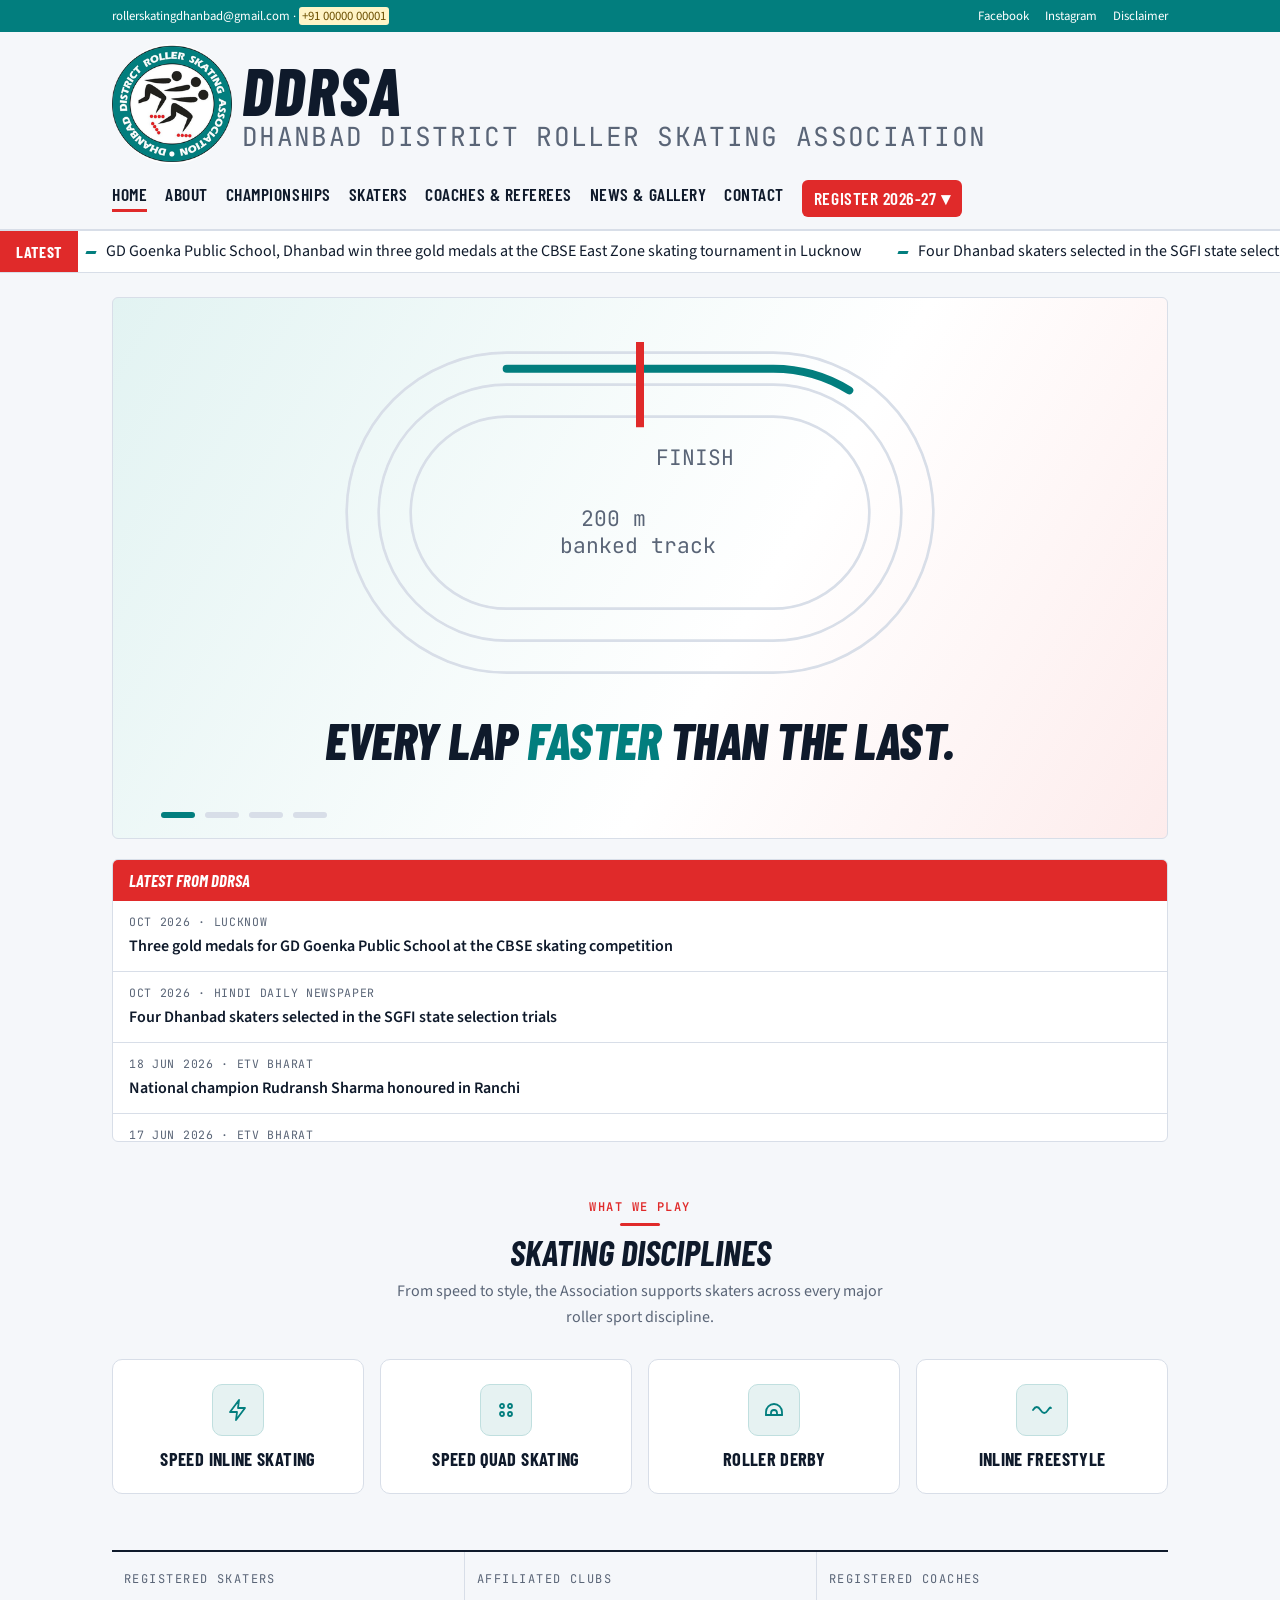
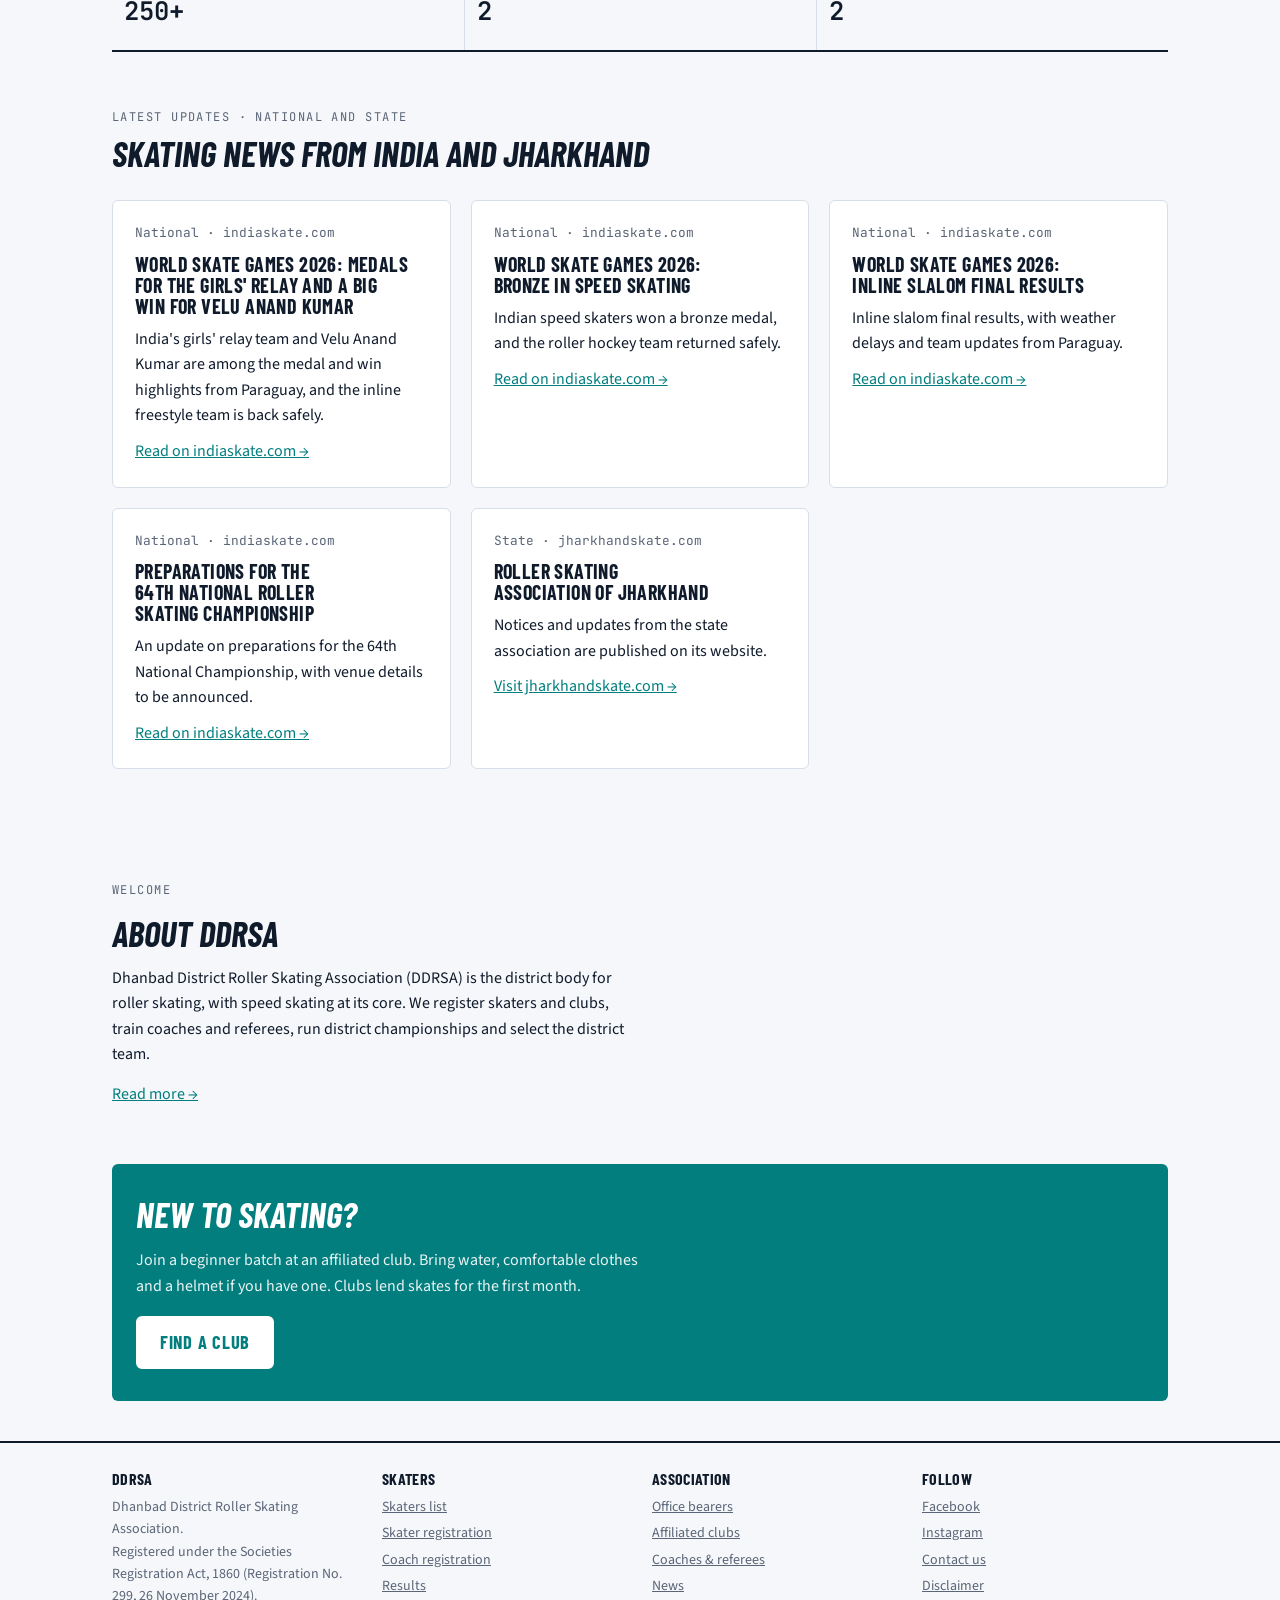
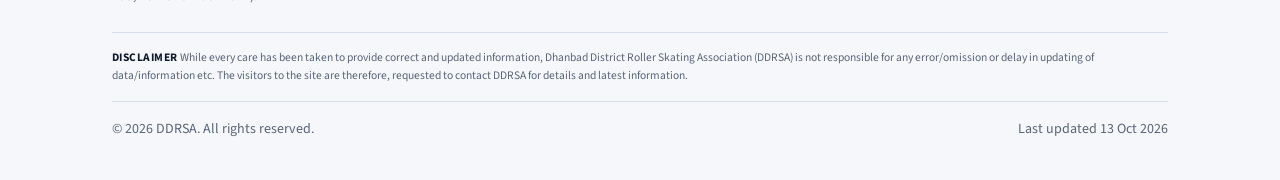
<file: index.html>
<!doctype html>
<html lang="en">
<head>
<meta charset="utf-8">
<meta name="viewport" content="width=device-width, initial-scale=1, viewport-fit=cover">
<title>DDRSA Speed Skating</title>
<meta name="description" content="DDRSA, the Dhanbad District Roller Skating Association: skater registration, championships, results, coaches, referees and news.">
<link rel="preconnect" href="https://fonts.googleapis.com">
<link rel="preconnect" href="https://fonts.gstatic.com" crossorigin>
<link rel="stylesheet" href="https://fonts.googleapis.com/css2?family=Barlow+Condensed:ital,wght@0,600;0,700;1,700;1,800&family=JetBrains+Mono:wght@400;500;600&family=Source+Sans+3:wght@400;600&display=swap">
<link rel="stylesheet" href="styles.css">
<link rel="icon" href="img/ddrsa-logo-32.png">
</head>
<body>
<div class="topbar">
  <div class="wrap">
    <span>rollerskatingdhanbad@gmail.com · <span class="ph">+91 00000 00001</span></span>
    <span class="links">
      <a href="https://www.facebook.com/profile.php?id=61550527074997" target="_blank" rel="noopener">Facebook</a>
      <a href="https://www.instagram.com/dhanbadrollerskating?srtk=cjQyNWw2cHpjNnZt" target="_blank" rel="noopener">Instagram</a>
      <a href="#disclaimer">Disclaimer</a>
    </span>
  </div>
</div>
<header class="site-head">
  <div class="wrap">
    <a class="brand" href="index.html">
      <img class="brand-mark" src="img/ddrsa-logo-192.png" alt="DDRSA logo" width="60" height="60">
      <span class="brand-name">DDRSA<span class="brand-sub">Dhanbad District Roller Skating Association</span></span>
    </a>
    <nav aria-label="Main">
      <ul class="nav">
      <li class="mini"><a class="mini-brand" href="index.html"><img src="img/ddrsa-logo-96.png" alt="DDRSA home" width="40" height="40"><span class="mini-text">DDRSA<small>Dhanbad District Roller Skating Association</small></span></a></li>
      <li><a href="index.html" aria-current="page">Home</a></li>
      <li><a href="about.html">About</a></li>
      <li><a href="championships.html">Championships</a></li>
      <li><a href="skaters.html">Skaters</a></li>
      <li><a href="officials.html">Coaches &amp; Referees</a></li>
      <li><a href="news.html">News &amp; Gallery</a></li>
      <li><a href="contact.html">Contact</a></li>
      <li class="cta has-sub">
        <button type="button" class="sub-toggle" aria-expanded="false" aria-controls="reg-menu">Register 2026-27 <span aria-hidden="true">▾</span></button>
        <ul class="sub" id="reg-menu" hidden>
          <li><a href="registration.html#skater">Skater registration</a></li>
          <li><a href="registration.html#coach">Coach registration</a></li>
        </ul>
      </li>
      </ul>
    </nav>
  </div>
</header>
<main>
<section class="ribbon" aria-label="Latest announcements">
  <span class="ribbon-label">Latest</span>
  <div class="ribbon-viewport">
    <div class="ribbon-track">
      <ul><li><a href="news.html#news">GD Goenka Public School, Dhanbad win three gold medals at the CBSE East Zone skating tournament in Lucknow</a></li><li><a href="news.html#news">Four Dhanbad skaters selected in the SGFI state selection trials</a></li><li><a href="news.html">National champion Rudransh Sharma honoured at the national championship in Ranchi</a></li></ul>
      <ul aria-hidden="true"><li><a tabindex="-1" href="news.html#news">GD Goenka Public School, Dhanbad win three gold medals at the CBSE East Zone skating tournament in Lucknow</a></li><li><a tabindex="-1" href="news.html#news">Four Dhanbad skaters selected in the SGFI state selection trials</a></li><li><a tabindex="-1" href="news.html">National champion Rudransh Sharma honoured at the national championship in Ranchi</a></li></ul>
    </div>
  </div>
</section>

<div class="wrap">
  <div class="hero-grid">
  <section class="slider" aria-roledescription="carousel" aria-label="Highlights">
    <div class="slide slide-hero" data-slide>
      <svg class="track-art" viewBox="0 0 480 280" role="img" aria-label="A 200 metre skating track">
      <rect class="oval" x="20" y="20" width="440" height="240" rx="120"/>
      <rect class="oval" x="44" y="44" width="392" height="192" rx="96"/>
      <rect class="oval" x="68" y="68" width="344" height="144" rx="72"/>
      <rect class="oval-strong" x="32" y="32" width="416" height="216" rx="108"/>
      <line class="finish" x1="240" y1="12" x2="240" y2="76"/>
      <text x="252" y="104">FINISH</text>
      <text x="196" y="150">200 m</text>
      <text x="180" y="170">banked track</text>
    </svg>
      <h1>Every lap <span>faster</span> than the last.</h1>
    </div>
    <div class="slide" data-slide hidden>
      <div class="stack">
        <p class="eyebrow">CBSE East Zone, Lucknow</p>
        <h2>Three gold medals for <span>GD Goenka</span> Public School, Dhanbad</h2>
        <p>Rudransh Sharma won two golds and Prisha Ojha one at the CBSE East Zone Roller Skating Tournament in Lucknow.</p>
        <div class="actions"><a class="btn btn-primary" href="news.html#news">Read more</a></div>
      </div>
      <img class="slide-photo" src="img/cbse-east-zone-2026.jpg" alt="Rudransh Sharma and Prisha Ojha with their gold medals in front of the CBSE East Zone Roller Skating Tournament 2026 banner" width="800" height="800">
    </div>
    <div class="slide" data-slide hidden>
      <div class="stack">
        <p class="eyebrow">SGFI Selection Trial</p>
        <h2>Four Dhanbad skaters selected in the <span>SGFI state trials</span></h2>
        <p>Hargun Kaur, Navya Seth, Rudransh Sharma and Prisha Ojha were picked at the 70th SGFI State Level Open Trials in Ranchi for the Jharkhand state camp, ahead of the national SGFI competition.</p>
        <div class="actions"><a class="btn btn-primary" href="news.html#news">Read more</a></div>
      </div>
      <img class="slide-photo wide" src="img/sgfi-upper-wide.jpg" alt="Four Dhanbad skaters selected in the SGFI state selection trials, standing together in racing suits and helmets" width="960" height="540">
    </div>
    <div class="slide" data-slide hidden>
      <div class="stack">
        <p class="eyebrow">National championship</p>
        <h2>Dhanbad skaters race at the <span>12th National Ranking</span> championship</h2>
        <p>Skaters from Dhanbad joined Ranchi, Jamshedpur and Bokaro at the national ranking open speed skating championship at the new Khelgaon rink in Ranchi. Rudransh Sharma won three golds (200 m Time Trial, 500 m and 1 Lap Road), Uttam Kumar Rajwar won two silvers (3000 m Road and 500 m D) and Sharanaya Upadhyaa won bronze in the 4 Lap Rink event.</p>
        <div class="actions"><a class="btn btn-primary" href="news.html">Read more</a></div>
      </div>
      <div class="photo-row slide-row"><img src="img/podium-12th-ranking-a.jpg" alt="Podium photo of Dhanbad skaters with medals at the 12th National Ranking championship, photo 1" width="480" height="480"><img src="img/podium-12th-ranking-b.jpg" alt="Podium photo of Dhanbad skaters with medals at the 12th National Ranking championship, photo 2" width="480" height="480"><img src="img/podium-12th-ranking-c.jpg" alt="Podium photo of Dhanbad skaters with medals at the 12th National Ranking championship, photo 3" width="480" height="480"></div>
    </div>
    <div class="slider-ctrl" role="group" aria-label="Choose slide">
      <button class="dot" type="button" aria-label="Slide 1" aria-current="true"></button>
      <button class="dot" type="button" aria-label="Slide 2"></button>
      <button class="dot" type="button" aria-label="Slide 3"></button>
      <button class="dot" type="button" aria-label="Slide 4"></button>
    </div>
  </section>
  <aside class="updates" id="ddrsa-updates" aria-label="Latest updates from DDRSA" hidden>
    <h2 class="updates-title">Latest from DDRSA</h2>
    <div class="updates-view"><div class="updates-track" id="updates-track"></div></div>
  </aside>
  </div>

  <section class="section disciplines" id="disciplines">
    <div class="section-head center"><p class="eyebrow">What we play</p><h2>Skating disciplines</h2>
      <p>From speed to style, the Association supports skaters across every major roller sport discipline.</p></div>
    <div class="disc-grid">
      <article class="disc-card"><span class="disc-icon"><svg viewBox="0 0 24 24" width="24" height="24" fill="none" stroke="currentColor" stroke-width="1.8" stroke-linecap="round" stroke-linejoin="round" aria-hidden="true"><path d="M13 2 4 14h7l-1 8 9-12h-7l1-8z"/></svg></span><h3>Speed Inline Skating</h3></article>
      <article class="disc-card"><span class="disc-icon"><svg viewBox="0 0 24 24" width="24" height="24" fill="none" stroke="currentColor" stroke-width="1.8" stroke-linecap="round" stroke-linejoin="round" aria-hidden="true"><circle cx="8" cy="8" r="2"/><circle cx="16" cy="8" r="2"/><circle cx="8" cy="16" r="2"/><circle cx="16" cy="16" r="2"/></svg></span><h3>Speed Quad Skating</h3></article>
      <article class="disc-card"><span class="disc-icon"><svg viewBox="0 0 24 24" width="24" height="24" fill="none" stroke="currentColor" stroke-width="1.8" stroke-linecap="round" stroke-linejoin="round" aria-hidden="true"><path d="M4 17v-3a8 8 0 0 1 16 0v3"/><path d="M4 17h16"/><path d="M9 17v-2a3 3 0 0 1 6 0v2"/></svg></span><h3>Roller Derby</h3></article>
      <article class="disc-card"><span class="disc-icon"><svg viewBox="0 0 24 24" width="24" height="24" fill="none" stroke="currentColor" stroke-width="1.8" stroke-linecap="round" stroke-linejoin="round" aria-hidden="true"><path d="M3 12c2.5-4 5-4 7.5 0s5 4 7.5 0 2.5-2 3-2"/></svg></span><h3>Inline FreeStyle</h3></article>
    </div>
  </section>


  <div class="board" aria-label="Association at a glance">
    <div><span class="eyebrow">Registered skaters</span><span class="num">250+</span></div>
    <div><span class="eyebrow">Affiliated clubs</span><span class="num">2</span></div>
    <div><span class="eyebrow">Registered coaches</span><span class="num">2</span></div>
  </div>
  <section class="section" id="national-news">
    <div class="section-head"><p class="eyebrow">Latest updates · National and state</p><h2>Skating news from India and Jharkhand</h2></div>
    <div class="grid" id="national-grid">
      <article class="card" data-src="indiaskate.com">
        <span class="meta">National · indiaskate.com</span>
        <h3>World Skate Games 2026: medals for the girls' relay and a big win for Velu Anand Kumar</h3>
        <p>India's girls' relay team and Velu Anand Kumar are among the medal and win highlights from Paraguay, and the inline freestyle team is back safely.</p>
        <a href="https://indiaskate.com/world-skate-games-2026-historic-medals-for-girls-relay-and-velu-anand-kumar-massive-victory-against-host-nation-paraguay-and-safe-return-of-inline-freestyle-team/" target="_blank" rel="noopener">Read on indiaskate.com →</a>
      </article>
      <article class="card" data-src="indiaskate.com">
        <span class="meta">National · indiaskate.com</span>
        <h3>World Skate Games 2026: bronze in speed skating</h3>
        <p>Indian speed skaters won a bronze medal, and the roller hockey team returned safely.</p>
        <a href="https://indiaskate.com/world-skate-games-2026-bronze-medal-victory-in-speed-skating-roller-hockey-team-safe-return/" target="_blank" rel="noopener">Read on indiaskate.com →</a>
      </article>
      <article class="card" data-src="indiaskate.com">
        <span class="meta">National · indiaskate.com</span>
        <h3>World Skate Games 2026: inline slalom final results</h3>
        <p>Inline slalom final results, with weather delays and team updates from Paraguay.</p>
        <a href="https://indiaskate.com/fwd-world-skate-games-2026-inline-slalom-final-results-weather-delays-and-team-updates/" target="_blank" rel="noopener">Read on indiaskate.com →</a>
      </article>
      <article class="card" data-src="indiaskate.com">
        <span class="meta">National · indiaskate.com</span>
        <h3>Preparations for the 64th National Roller Skating Championship</h3>
        <p>An update on preparations for the 64th National Championship, with venue details to be announced.</p>
        <a href="https://indiaskate.com/preparations-for-the-64th-national-roller-skating-championship-venue-details-announcement/" target="_blank" rel="noopener">Read on indiaskate.com →</a>
      </article>
      <article class="card" data-src="jharkhandskate.com">
        <span class="meta">State · jharkhandskate.com</span>
        <h3>Roller Skating Association of Jharkhand</h3>
        <p>Notices and updates from the state association are published on its website.</p>
        <a href="https://jharkhandskate.com/" target="_blank" rel="noopener">Visit jharkhandskate.com →</a>
      </article>
    </div>
  </section>

  <section class="section split">
    <div class="stack">
      <p class="eyebrow">Welcome</p>
      <h2>About DDRSA</h2>
      <p>Dhanbad District Roller Skating Association (DDRSA) is the district body for roller skating, with speed skating at its core. We register skaters and clubs, train coaches and referees, run district championships and select the district team.</p>
      <a href="about.html">Read more →</a>
    </div>
  </section>

  <section class="band">
    <h2>New to skating?</h2>
    <p>Join a beginner batch at an affiliated club. Bring water, comfortable clothes and a helmet if you have one. Clubs lend skates for the first month.</p>
    <a class="btn" href="about.html#clubs">Find a club</a>
  </section>
</div>
</main>
<script>
(function () {
  var slides = document.querySelectorAll("[data-slide]"), dots = document.querySelectorAll(".dot"), i = 0, t;
  function show(n) {
    i = (n + slides.length) % slides.length;
    slides.forEach(function (s, k) { s.hidden = k !== i; });
    dots.forEach(function (d, k) { d.setAttribute("aria-current", k === i ? "true" : "false"); });
  }
  function auto() {
    if (window.matchMedia("(prefers-reduced-motion: reduce)").matches) return;
    clearInterval(t); t = setInterval(function () { show(i + 1); }, 6000);
  }
  dots.forEach(function (d, k) { d.addEventListener("click", function () { show(k); auto(); }); });
  auto();
})();
</script>
<footer class="site-foot">
  <div class="wrap">
    <div class="foot-cols">
      <div><h3>DDRSA</h3><p>Dhanbad District Roller Skating Association.</p><p>Registered under the Societies Registration Act, 1860 (Registration No. 299, 26 November 2024).</p></div>
      <div><h3>Skaters</h3><ul>
        <li><a href="skaters.html">Skaters list</a></li>
        <li><a href="registration.html#skater">Skater registration</a></li>
        <li><a href="registration.html#coach">Coach registration</a></li>
        <li><a href="championships.html#results">Results</a></li>
        </ul></div>
      <div><h3>Association</h3><ul>
        <li><a href="about.html#bearers">Office bearers</a></li>
        <li><a href="about.html#clubs">Affiliated clubs</a></li>
        <li><a href="officials.html">Coaches &amp; referees</a></li>
        <li><a href="news.html">News</a></li></ul></div>
      <div><h3>Follow</h3><ul>
        <li><a href="https://www.facebook.com/profile.php?id=61550527074997" target="_blank" rel="noopener">Facebook</a></li>
        <li><a href="https://www.instagram.com/dhanbadrollerskating?srtk=cjQyNWw2cHpjNnZt" target="_blank" rel="noopener">Instagram</a></li>
        <li><a href="contact.html">Contact us</a></li>
        <li><a href="#disclaimer">Disclaimer</a></li></ul></div>
    </div>
    <p class="foot-disclaimer" id="disclaimer"><strong>Disclaimer</strong> While every care has been taken to provide correct and updated information, Dhanbad District Roller Skating Association (DDRSA) is not responsible for any error/omission or delay in updating of data/information etc. The visitors to the site are therefore, requested to contact DDRSA for details and latest information.</p>
    <div class="foot-bottom"><span>© 2026 DDRSA. All rights reserved.</span><span>Last updated 13 Oct 2026</span></div>
  </div>
</footer>
<script src="site-config.js"></script>
<script>
// Replaces the fixed cards with the latest posts when the feed loads; the fixed cards stay if it does not.
(function () {
  var grid = document.getElementById("national-grid");
  if (!window.DDRSA_API || !grid) return;
  fetch(window.DDRSA_API + "?feed=news").then(function (r) { return r.json(); }).then(function (d) {
    var items = (d.items || []).filter(function (i) { return i.title && /^https:\/\//i.test(i.link); });
    ["indiaskate.com", "jharkhandskate.com"].forEach(function (site) {
      var mine = items.filter(function (i) { return i.source === site; }).slice(0, site === "indiaskate.com" ? 4 : 2);
      if (!mine.length) return;
      grid.querySelectorAll('[data-src="' + site + '"]').forEach(function (c) { c.remove(); });
      mine.forEach(function (i) {
        var c = document.createElement("article"); c.className = "card"; c.setAttribute("data-src", site);
        var m = document.createElement("span"); m.className = "meta";
        var when = i.date ? new Date(i.date).toLocaleDateString("en-IN", { day: "numeric", month: "short", year: "numeric" }) + " · " : "";
        m.textContent = when + site;
        var t = document.createElement("h3"); t.textContent = i.title;
        var p = document.createElement("p"); p.textContent = i.excerpt || "";
        var a = document.createElement("a"); a.href = i.link; a.target = "_blank"; a.rel = "noopener"; a.textContent = "Read on " + site + " →";
        c.appendChild(m); c.appendChild(t); if (i.excerpt) c.appendChild(p); c.appendChild(a);
        grid.appendChild(c);
      });
    });
    grid.querySelectorAll('[data-src="jharkhandskate.com"]').forEach(function (c) { grid.appendChild(c); });
  }).catch(function () {});
})();
</script>
<script>
// Builds the "Latest from DDRSA" panel. Each item links to its card on news.html (ids n-1, n-2, ... in the same order).
(function () {
  var items = [["Oct 2026 · Lucknow", "Three gold medals for GD Goenka Public School at the CBSE skating competition"], ["Oct 2026 · Hindi daily newspaper", "Four Dhanbad skaters selected in the SGFI state selection trials"], ["18 Jun 2026 · ETV Bharat", "National champion Rudransh Sharma honoured in Ranchi"], ["17 Jun 2026 · ETV Bharat", "Dhanbad skaters race at the 12th National Ranking Open Speed Skating Championship"], ["12 Jan 2026 · ETV Bharat", "37 medals at 14: meet Dhanbad skater Rudransh"], ["30 Dec 2025 · Birsa Bhumi Live", "Gold and bronze at the 69th National School Skating Competition"], ["Aug 2025 · G D Goenka Public School, Dhanbad", "Dhanbad skaters win medals at the CBSE Zonal Skating Championship"], ["Jun 2025 · DDRSA", "Navya Barnwal wins silver at the 9th Ranking Open National Championship in Kolkata"], ["Feb 2025 · DDRSA", "Asian bronze medalist Dhanush Babu trains Dhanbad skaters"]];
  var panel = document.getElementById("ddrsa-updates"), track = document.getElementById("updates-track");
  if (!panel) return;
  function list(hidden) {
    var ul = document.createElement("ul"); if (hidden) ul.setAttribute("aria-hidden", "true");
    items.forEach(function (it, n) {
      var li = document.createElement("li"), a = document.createElement("a");
      a.href = "news.html#n-" + (n + 1); if (hidden) a.tabIndex = -1;
      var m = document.createElement("span"); m.textContent = it[0];
      var t = document.createElement("strong"); t.textContent = it[1];
      a.appendChild(m); a.appendChild(t); li.appendChild(a); ul.appendChild(li);
    });
    return ul;
  }
  track.appendChild(list(false)); track.appendChild(list(true));
  panel.hidden = false;
})();
</script>
<script src="site.js"></script>
</body>
</html>
</file>
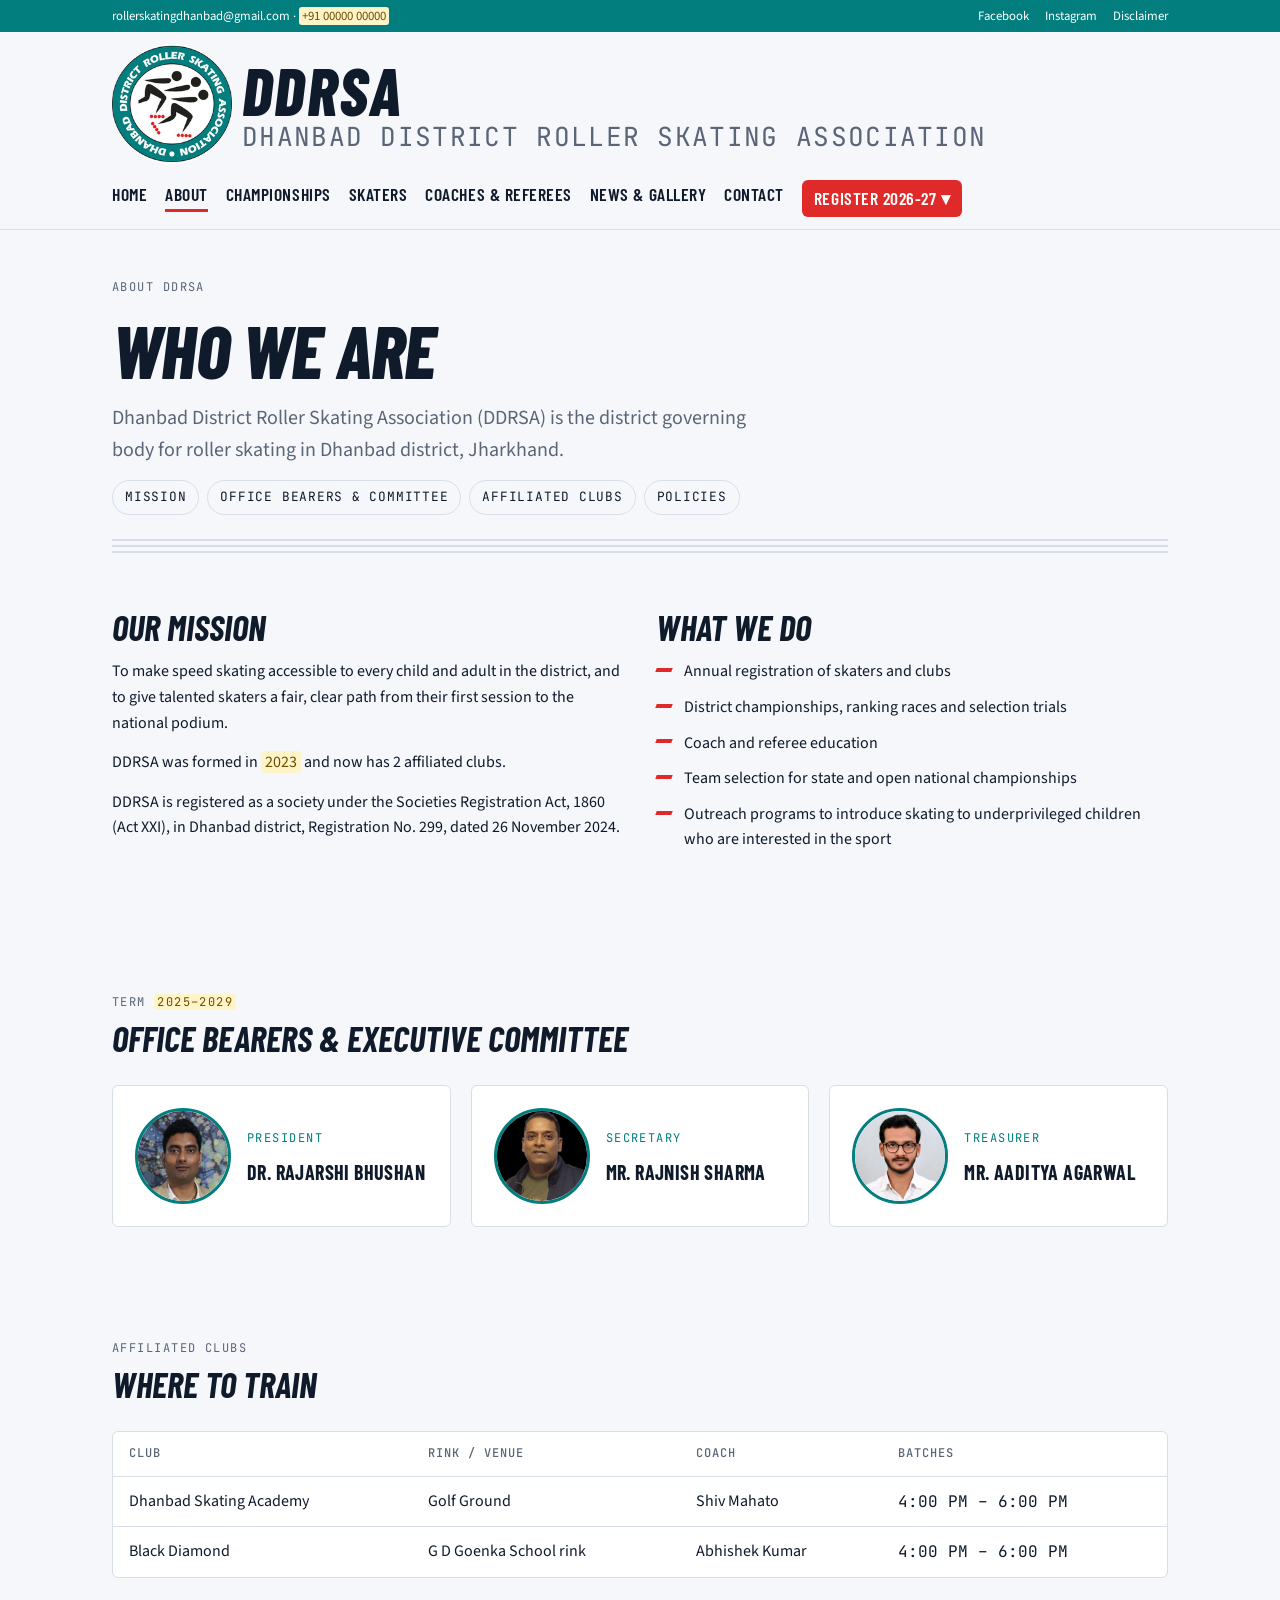
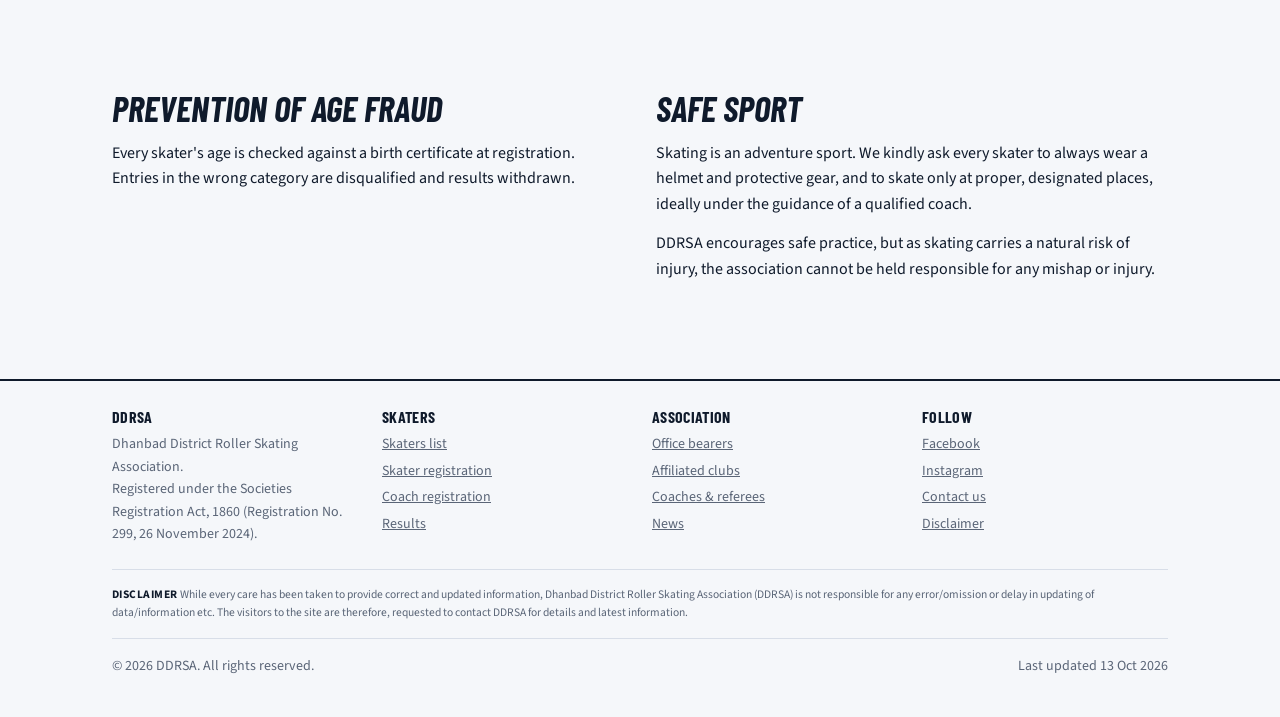
<file: about.html>
<!doctype html>
<html lang="en">
<head>
<meta charset="utf-8">
<meta name="viewport" content="width=device-width, initial-scale=1, viewport-fit=cover">
<title>About · DDRSA</title>
<meta name="description" content="DDRSA, the Dhanbad District Roller Skating Association: skater registration, championships, results, coaches, referees and news.">
<link rel="preconnect" href="https://fonts.googleapis.com">
<link rel="preconnect" href="https://fonts.gstatic.com" crossorigin>
<link rel="stylesheet" href="https://fonts.googleapis.com/css2?family=Barlow+Condensed:ital,wght@0,600;0,700;1,700;1,800&family=JetBrains+Mono:wght@400;500;600&family=Source+Sans+3:wght@400;600&display=swap">
<link rel="stylesheet" href="styles.css">
<link rel="icon" href="img/ddrsa-logo-32.png">
</head>
<body>
<div class="topbar">
  <div class="wrap">
    <span>rollerskatingdhanbad@gmail.com · <span class="ph">+91 00000 00000</span></span>
    <span class="links">
      <a href="https://www.facebook.com/profile.php?id=61550527074997" target="_blank" rel="noopener">Facebook</a>
      <a href="https://www.instagram.com/dhanbadrollerskating?srtk=cjQyNWw2cHpjNnZt" target="_blank" rel="noopener">Instagram</a>
      <a href="#disclaimer">Disclaimer</a>
    </span>
  </div>
</div>
<header class="site-head">
  <div class="wrap">
    <a class="brand" href="index.html">
      <img class="brand-mark" src="img/ddrsa-logo-192.png" alt="DDRSA logo" width="56" height="56">
      <span class="brand-name">DDRSA<span class="brand-sub">Dhanbad District Roller Skating Association</span></span>
    </a>
    <nav aria-label="Main">
      <ul class="nav">
      <li class="mini"><a class="mini-brand" href="index.html"><img src="img/ddrsa-logo-96.png" alt="DDRSA home" width="40" height="40"><span class="mini-text">DDRSA<small>Dhanbad District Roller Skating Association</small></span></a></li>
      <li><a href="index.html">Home</a></li>
      <li><a href="about.html" aria-current="page">About</a></li>
      <li><a href="championships.html">Championships</a></li>
      <li><a href="skaters.html">Skaters</a></li>
      <li><a href="officials.html">Coaches &amp; Referees</a></li>
      <li><a href="news.html">News &amp; Gallery</a></li>
      <li><a href="contact.html">Contact</a></li>
      <li class="cta has-sub">
        <button type="button" class="sub-toggle" aria-expanded="false" aria-controls="reg-menu">Register 2026-27 <span aria-hidden="true">▾</span></button>
        <ul class="sub" id="reg-menu" hidden>
          <li><a href="registration.html#skater">Skater registration</a></li>
          <li><a href="registration.html#coach">Coach registration</a></li>
        </ul>
      </li>
      </ul>
    </nav>
  </div>
</header>
<main>
<div class="wrap">
  <section class="page-head">
    <p class="eyebrow">About DDRSA</p>
    <h1>Who we are</h1>
    <p class="lede">Dhanbad District Roller Skating Association (DDRSA) is the district governing body for roller skating in Dhanbad district, Jharkhand.</p>
    <nav class="subnav" aria-label="On this page"><a href="#mission">Mission</a><a href="#bearers">Office bearers &amp; committee</a><a href="#clubs">Affiliated clubs</a><a href="#rules">Policies</a></nav>
  </section>
  <div class="lanes" aria-hidden="true"></div>

  <section class="section split" id="mission">
    <div class="stack">
      <h2>Our mission</h2>
      <p>To make speed skating accessible to every child and adult in the district, and to give talented skaters a fair, clear path from their first session to the national podium.</p>
      <p>DDRSA was formed in <span class="ph">2023</span> and now has 2 affiliated clubs.</p>
      <p>DDRSA is registered as a society under the Societies Registration Act, 1860 (Act XXI), in Dhanbad district, Registration No. 299, dated 26 November 2024.</p>
    </div>
    <div class="stack">
      <h2>What we do</h2>
      <ul class="checks">
        <li>Annual registration of skaters and clubs</li>
        <li>District championships, ranking races and selection trials</li>
        <li>Coach and referee education</li>
        <li>Team selection for state and open national championships</li>
        <li>Outreach programs to introduce skating to underprivileged children who are interested in the sport</li>
      </ul>
    </div>
  </section>

  <section class="section" id="bearers">
    <span id="committee"></span>
    <div class="section-head"><p class="eyebrow">Term <span class="ph">2025–2029</span></p><h2>Office bearers &amp; executive committee</h2></div>
    <div class="grid">
      <article class="card person">
        <div class="avatar"><img src="img/team/rajarshi-bhushan.jpg" alt="Dr. Rajarshi Bhushan" width="96" height="96" loading="lazy"></div>
        <div class="stack"><span class="eyebrow">President</span><h3>Dr. Rajarshi Bhushan</h3></div>
      </article>
      <article class="card person">
        <div class="avatar"><img src="img/team/rajnish.jpg" alt="Mr. Rajnish Sharma" width="96" height="96" loading="lazy"></div>
        <div class="stack"><span class="eyebrow">Secretary</span><h3>Mr. Rajnish Sharma</h3></div>
      </article>
      <article class="card person">
        <div class="avatar"><img src="img/team/aaditya-agarwal.jpg" alt="Mr. Aaditya Agarwal" width="96" height="96" loading="lazy"></div>
        <div class="stack"><span class="eyebrow">Treasurer</span><h3>Mr. Aaditya Agarwal</h3></div>
      </article>
    </div>
  </section>

  <section class="section" id="clubs">
    <div class="section-head"><p class="eyebrow">Affiliated clubs</p><h2>Where to train</h2></div>
    <div class="table-wrap"><table>
      <thead><tr><th>Club</th><th>Rink / venue</th><th>Coach</th><th>Batches</th></tr></thead>
      <tbody>
        <tr><td>Dhanbad Skating Academy</td><td>Golf Ground</td><td>Shiv Mahato</td><td class="mono">4:00 PM – 6:00 PM</td></tr>
        <tr><td>Black Diamond</td><td>G D Goenka School rink</td><td>Abhishek Kumar</td><td class="mono">4:00 PM – 6:00 PM</td></tr>
      </tbody></table></div>
  </section>

  <section class="section split" id="rules">
    <div class="stack">
      <h2>Prevention of age fraud</h2>
      <p>Every skater's age is checked against a birth certificate at registration. Entries in the wrong category are disqualified and results withdrawn.</p>
    </div>
    <div class="stack">
      <h2>Safe sport</h2>
      <p>Skating is an adventure sport. We kindly ask every skater to always wear a helmet and protective gear, and to skate only at proper, designated places, ideally under the guidance of a qualified coach.</p>
      <p>DDRSA encourages safe practice, but as skating carries a natural risk of injury, the association cannot be held responsible for any mishap or injury.</p>
    </div>
  </section>
</div>
</main>
<footer class="site-foot">
  <div class="wrap">
    <div class="foot-cols">
      <div><h3>DDRSA</h3><p>Dhanbad District Roller Skating Association.</p><p>Registered under the Societies Registration Act, 1860 (Registration No. 299, 26 November 2024).</p></div>
      <div><h3>Skaters</h3><ul>
        <li><a href="skaters.html">Skaters list</a></li>
        <li><a href="registration.html#skater">Skater registration</a></li>
        <li><a href="registration.html#coach">Coach registration</a></li>
        <li><a href="championships.html#results">Results</a></li>
        </ul></div>
      <div><h3>Association</h3><ul>
        <li><a href="about.html#bearers">Office bearers</a></li>
        <li><a href="about.html#clubs">Affiliated clubs</a></li>
        <li><a href="officials.html">Coaches &amp; referees</a></li>
        <li><a href="news.html">News</a></li></ul></div>
      <div><h3>Follow</h3><ul>
        <li><a href="https://www.facebook.com/profile.php?id=61550527074997" target="_blank" rel="noopener">Facebook</a></li>
        <li><a href="https://www.instagram.com/dhanbadrollerskating?srtk=cjQyNWw2cHpjNnZt" target="_blank" rel="noopener">Instagram</a></li>
        <li><a href="contact.html">Contact us</a></li>
        <li><a href="#disclaimer">Disclaimer</a></li></ul></div>
    </div>
    <p class="foot-disclaimer" id="disclaimer"><strong>Disclaimer</strong> While every care has been taken to provide correct and updated information, Dhanbad District Roller Skating Association (DDRSA) is not responsible for any error/omission or delay in updating of data/information etc. The visitors to the site are therefore, requested to contact DDRSA for details and latest information.</p>
    <div class="foot-bottom"><span>© 2026 DDRSA. All rights reserved.</span><span>Last updated 13 Oct 2026</span></div>
  </div>
</footer>
<script src="site.js"></script>
</body>
</html>
</file>
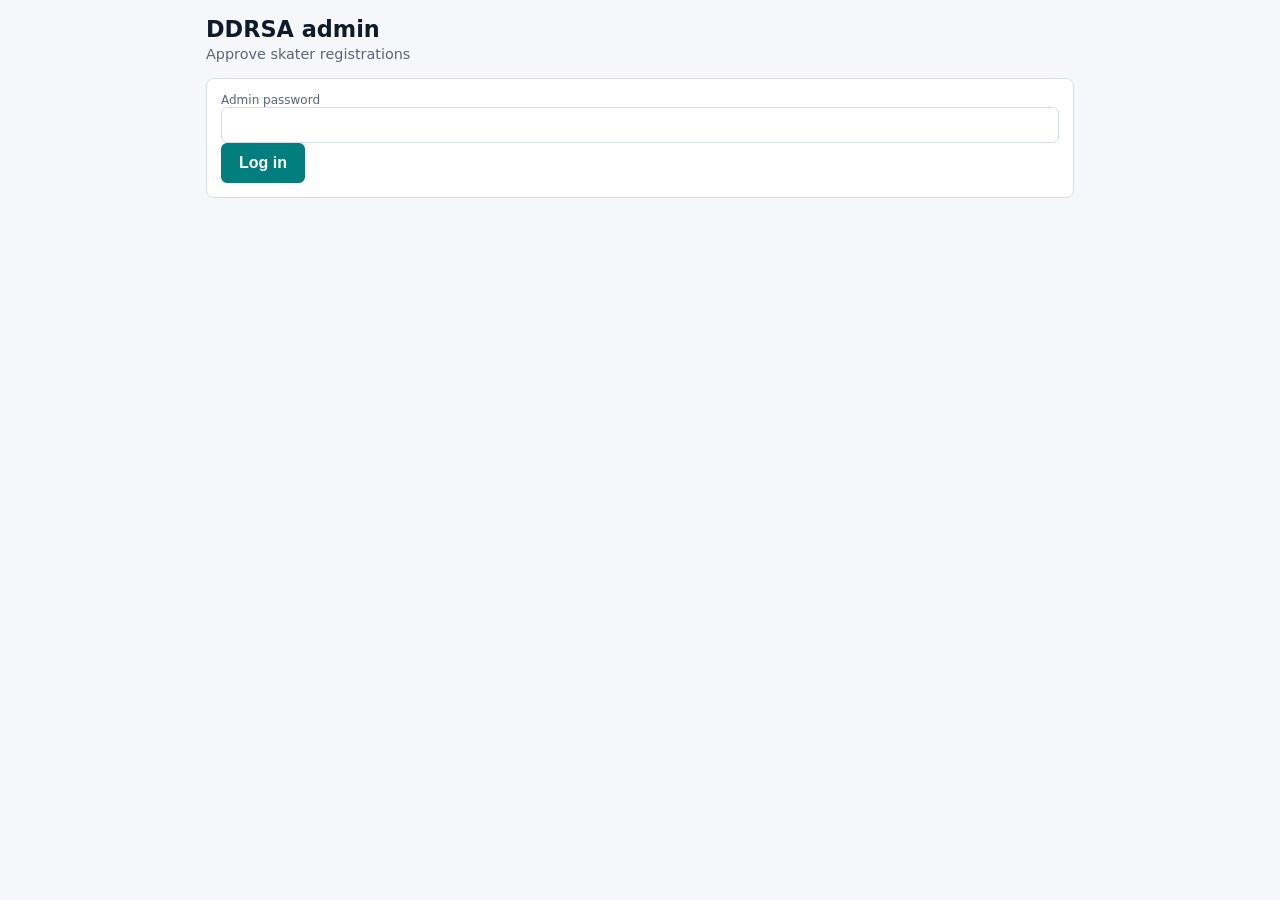
<file: admin.html>
<!doctype html>
<html lang="en">
<head>
<meta charset="utf-8">
<meta name="viewport" content="width=device-width, initial-scale=1">
<meta name="robots" content="noindex, nofollow">
<title>Admin · DDRSA</title>
<link rel="icon" href="img/ddrsa-logo-32.png">
<style>
:root { --ink:#0f1a2b; --paper:#f5f7fa; --surface:#fff; --muted:#5a6577; --line:#d8dee8; --lane:#027e7e; --signal:#e02a2a; }
* { box-sizing: border-box; }
body { margin:0; font-family: "Segoe UI", system-ui, -apple-system, sans-serif; background:var(--paper); color:var(--ink); }
.wrap { max-width: 900px; margin:0 auto; padding: 16px; }
h1 { font-size:1.4rem; margin:0 0 4px; }
.sub { color:var(--muted); margin:0 0 16px; font-size:.9rem; }
.box, .card { background:var(--surface); border:1px solid var(--line); border-radius:8px; padding:14px; }
.card { margin-bottom:12px; display:grid; grid-template-columns: 96px 1fr; gap:14px; }
.photo { width:96px; height:120px; background:#e8edf3; border-radius:6px; object-fit:cover; display:flex; align-items:center; justify-content:center; color:var(--muted); font-size:.75rem; text-align:center; }
.name { font-weight:700; font-size:1.1rem; }
.meta { color:var(--muted); font-size:.88rem; margin:2px 0 8px; line-height:1.5; }
.edit { display:grid; grid-template-columns: repeat(3, 1fr); gap:8px; margin-bottom:10px; }
label { font-size:.75rem; color:var(--muted); display:block; }
input, select { width:100%; padding:8px; font-size:1rem; border:1px solid var(--line); border-radius:6px; background:#fff; color:var(--ink); }
button { font-size:1rem; font-weight:600; padding:9px 16px; border-radius:6px; border:2px solid var(--lane); background:var(--lane); color:#fff; cursor:pointer; }
button.ghost { background:#fff; color:var(--lane); }
button.bad { background:#fff; color:var(--signal); border-color:var(--signal); }
button:disabled { opacity:.5; }
.tabs { display:flex; gap:8px; margin:12px 0; flex-wrap:wrap; }
.tabs button { background:#fff; color:var(--lane); }
.tabs button.on { background:var(--lane); color:#fff; }
.actions { display:flex; gap:8px; flex-wrap:wrap; }
.msg { margin:10px 0; font-size:.95rem; }
.err { color:var(--signal); }
.top { display:flex; justify-content:space-between; align-items:center; gap:8px; }
@media (max-width:560px) { .card { grid-template-columns:1fr; } .photo { width:100%; height:200px; } .edit { grid-template-columns:1fr; } }
</style>
</head>
<body>
<div class="wrap">
  <div class="top"><div><h1>DDRSA admin</h1><p class="sub">Approve skater registrations</p></div><button id="out" class="ghost" hidden>Log out</button></div>
  <form id="login" class="box">
    <label for="pw">Admin password</label>
    <input id="pw" type="password" autocomplete="current-password" required>
    <p class="msg err" id="lerr" hidden></p>
    <button type="submit">Log in</button>
  </form>
  <div id="app" hidden>
    <div class="tabs" id="tabs">
      <button data-s="Pending" class="on">Pending</button>
      <button data-s="Approved">Approved</button>
      <button data-s="Rejected">Rejected</button>
    </div>
    <p class="msg" id="info"></p>
    <div id="list"></div>
  </div>
</div>
<script src="site-config.js"></script>
<script>
(function () {
  var API = window.DDRSA_API, pw = "", status = "Pending", groups = [];
  var GL = { "toddlers":"Toddlers (under 6)", "cadet-6-8":"Cadet 6-8", "cadet-8-10":"Cadet 8-10", "cadet-10-12":"Cadet 10-12", "sub-junior":"Sub Junior", "junior":"Junior", "senior":"Senior" };
  var $ = function (id) { return document.getElementById(id); };
  function call(body) {
    body.form = "admin"; body.password = pw;
    return fetch(API, { method: "POST", headers: { "Content-Type": "text/plain;charset=utf-8" }, body: JSON.stringify(body) })
      .then(function (r) { return r.json(); });
  }
  function el(tag, attrs, text) {
    var e = document.createElement(tag);
    for (var k in (attrs || {})) e.setAttribute(k, attrs[k]);
    if (text != null) e.textContent = text;
    return e;
  }
  $("login").addEventListener("submit", function (ev) {
    ev.preventDefault();
    pw = $("pw").value; $("lerr").hidden = true;
    var b = ev.target.querySelector("button"); b.disabled = true; b.textContent = "Checking...";
    call({ action: "login" }).then(function (j) {
      if (!j.ok) throw new Error(j.error);
      $("login").hidden = true; $("app").hidden = false; $("out").hidden = false; load();
    }).catch(function (e) {
      pw = ""; $("lerr").textContent = e.message && e.message !== "Failed to fetch" ? e.message : "Could not connect. Try again.";
      $("lerr").hidden = false;
    }).then(function () { b.disabled = false; b.textContent = "Log in"; });
  });
  $("out").addEventListener("click", function () { pw = ""; location.reload(); });
  $("tabs").addEventListener("click", function (ev) {
    var s = ev.target.getAttribute("data-s"); if (!s) return;
    status = s;
    Array.prototype.forEach.call($("tabs").children, function (b) { b.className = b.getAttribute("data-s") === s ? "on" : ""; });
    load();
  });
  function load() {
    $("list").textContent = ""; $("info").className = "msg"; $("info").textContent = "Loading...";
    call({ action: "list", status: status }).then(function (j) {
      if (!j.ok) throw new Error(j.error);
      groups = j.groups || [];
      $("info").textContent = j.skaters.length ? j.skaters.length + " " + status.toLowerCase() : "Nobody here.";
      j.skaters.forEach(function (s) { $("list").appendChild(card(s)); });
    }).catch(function (e) { $("info").className = "msg err"; $("info").textContent = e.message || "Could not load."; });
  }
  function field(label, node) { var d = el("div"); d.appendChild(el("label", {}, label)); d.appendChild(node); return d; }
  function card(s) {
    var c = el("div", { "class": "card" });
    var ph = el("div", { "class": "photo" }, s.hasPhoto ? "Loading photo..." : "No photo");
    c.appendChild(ph);
    if (s.hasPhoto) call({ action: "photo", id: s.id }).then(function (j) {
      if (j.ok && j.photo) { var im = el("img", { "class": "photo", alt: "Photo of " + s.name, src: j.photo }); c.replaceChild(im, ph); }
      else ph.textContent = "No photo";
    }).catch(function () { ph.textContent = "Photo failed"; });
    var body = el("div");
    body.appendChild(el("div", { "class": "name" }, s.name + "  (" + s.id + ")"));
    body.appendChild(el("div", { "class": "meta" }, "Born " + s.dob + " · " + s.gender + " · Parent: " + s.parent + " · Mobile: " + s.mobile));
    var disc = el("select"); ["", "Inline", "Quad"].forEach(function (v) { var o = el("option", { value: v }, v || "Not set"); disc.appendChild(o); });
    disc.value = s.discipline;
    var grp = el("select"); grp.appendChild(el("option", { value: "" }, "Not set"));
    groups.forEach(function (g) { grp.appendChild(el("option", { value: g }, GL[g] || g)); });
    grp.value = s.group.toLowerCase();
    var club = el("input", { type: "text", maxlength: "100" }); club.value = s.club;
    var edit = el("div", { "class": "edit" });
    edit.appendChild(field("Discipline", disc)); edit.appendChild(field("Age group", grp)); edit.appendChild(field("Club", club));
    body.appendChild(edit);
    var act = el("div", { "class": "actions" }), note = el("span", { "class": "msg" });
    function set(newStatus, label, cls) {
      var b = el("button", cls ? { "class": cls } : {}, label);
      b.addEventListener("click", function () {
        if (newStatus === "Rejected" && !confirm("Reject " + s.name + "?")) return;
        Array.prototype.forEach.call(act.querySelectorAll("button"), function (x) { x.disabled = true; });
        note.className = "msg"; note.textContent = "Saving...";
        call({ action: "update", id: s.id, status: newStatus, discipline: disc.value, group: grp.value, club: club.value })
          .then(function (j) { if (!j.ok) throw new Error(j.error); c.remove(); $("info").textContent = s.name + " is now " + newStatus + "."; })
          .catch(function (e) {
            note.className = "msg err"; note.textContent = e.message || "Not saved. Try again.";
            Array.prototype.forEach.call(act.querySelectorAll("button"), function (x) { x.disabled = false; });
          });
      });
      act.appendChild(b);
    }
    if (status !== "Approved") set("Approved", "Approve");
    if (status === "Pending") set("Rejected", "Reject", "bad");
    if (status === "Approved") set("Pending", "Remove from list", "bad");
    if (status === "Rejected") set("Pending", "Move back to Pending", "ghost");
    act.appendChild(note); body.appendChild(act); c.appendChild(body);
    return c;
  }
})();
</script>
</body>
</html>
</file>
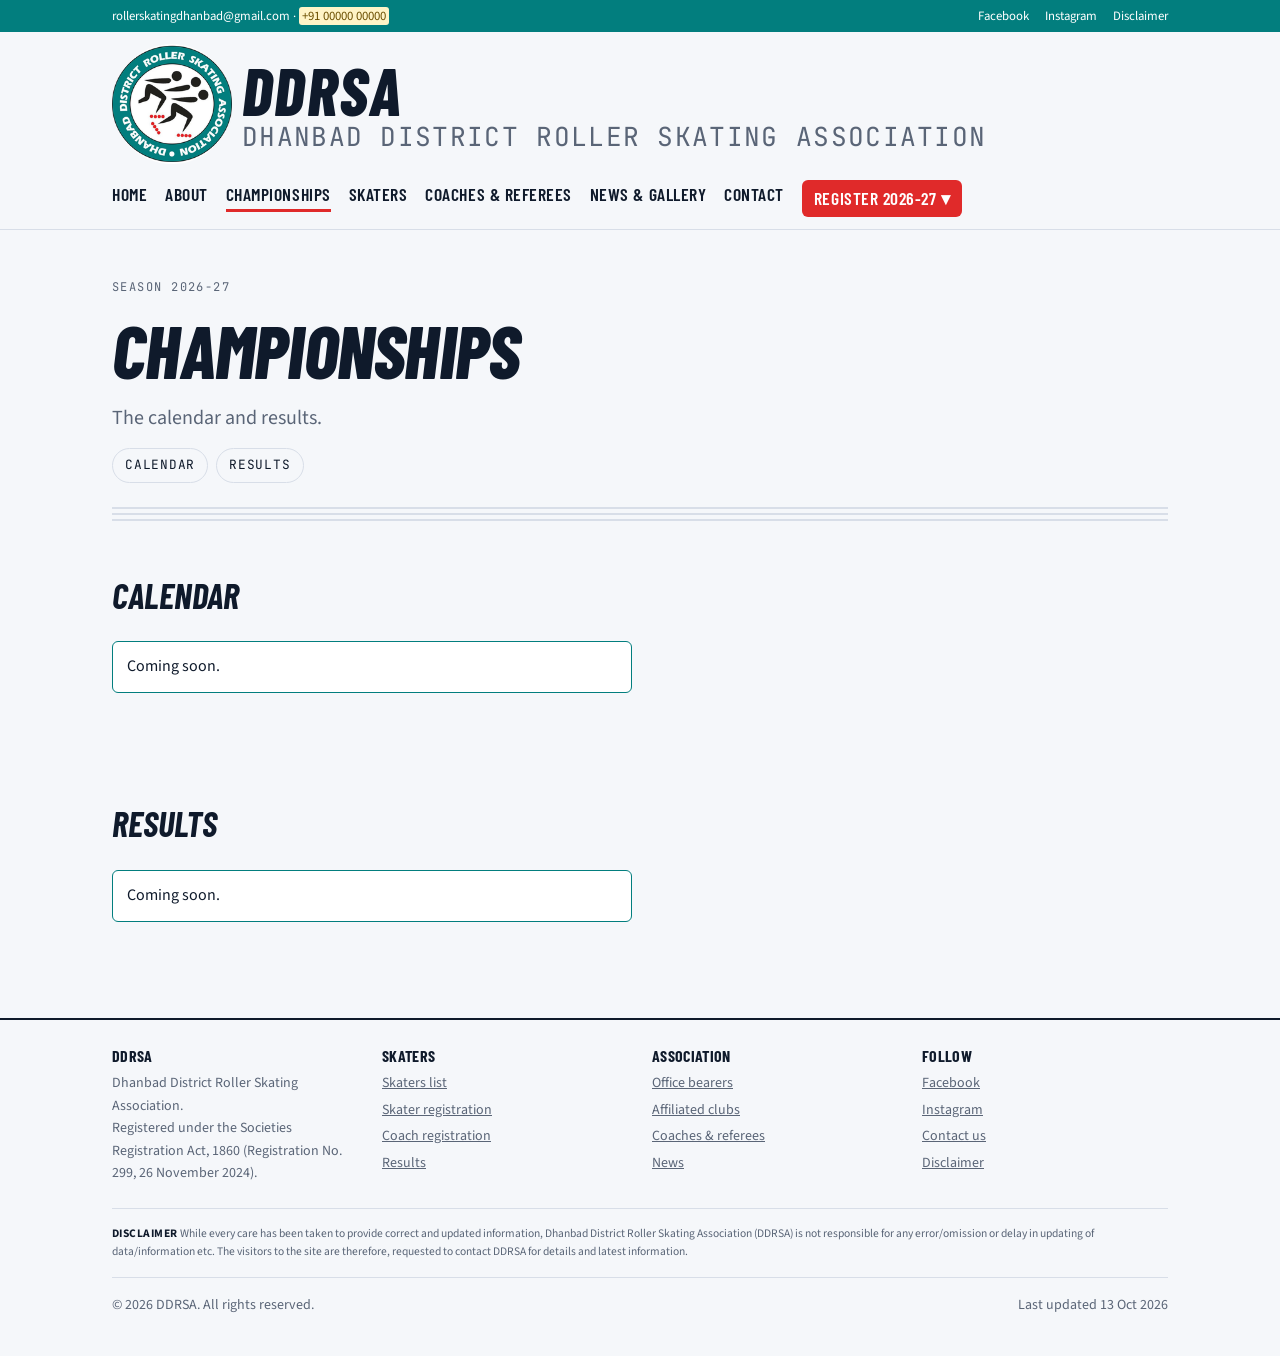
<file: championships.html>
<!doctype html>
<html lang="en">
<head>
<meta charset="utf-8">
<meta name="viewport" content="width=device-width, initial-scale=1, viewport-fit=cover">
<title>Championships · DDRSA</title>
<meta name="description" content="DDRSA, the Dhanbad District Roller Skating Association: skater registration, championships, results, coaches, referees and news.">
<link rel="preconnect" href="https://fonts.googleapis.com">
<link rel="preconnect" href="https://fonts.gstatic.com" crossorigin>
<link rel="stylesheet" href="https://fonts.googleapis.com/css2?family=Barlow+Condensed:ital,wght@0,600;0,700;1,700;1,800&family=JetBrains+Mono:wght@400;500;600&family=Source+Sans+3:wght@400;600&display=swap">
<link rel="stylesheet" href="styles.css">
<link rel="icon" href="img/ddrsa-logo-32.png">
</head>
<body>
<div class="topbar">
  <div class="wrap">
    <span>rollerskatingdhanbad@gmail.com · <span class="ph">+91 00000 00000</span></span>
    <span class="links">
      <a href="https://www.facebook.com/profile.php?id=61550527074997" target="_blank" rel="noopener">Facebook</a>
      <a href="https://www.instagram.com/dhanbadrollerskating?srtk=cjQyNWw2cHpjNnZt" target="_blank" rel="noopener">Instagram</a>
      <a href="#disclaimer">Disclaimer</a>
    </span>
  </div>
</div>
<header class="site-head">
  <div class="wrap">
    <a class="brand" href="index.html">
      <img class="brand-mark" src="img/ddrsa-logo-192.png" alt="DDRSA logo" width="56" height="56">
      <span class="brand-name">DDRSA<span class="brand-sub">Dhanbad District Roller Skating Association</span></span>
    </a>
    <nav aria-label="Main">
      <ul class="nav">
      <li class="mini"><a class="mini-brand" href="index.html"><img src="img/ddrsa-logo-96.png" alt="DDRSA home" width="40" height="40"><span class="mini-text">DDRSA<small>Dhanbad District Roller Skating Association</small></span></a></li>
      <li><a href="index.html">Home</a></li>
      <li><a href="about.html">About</a></li>
      <li><a href="championships.html" aria-current="page">Championships</a></li>
      <li><a href="skaters.html">Skaters</a></li>
      <li><a href="officials.html">Coaches &amp; Referees</a></li>
      <li><a href="news.html">News &amp; Gallery</a></li>
      <li><a href="contact.html">Contact</a></li>
      <li class="cta has-sub">
        <button type="button" class="sub-toggle" aria-expanded="false" aria-controls="reg-menu">Register 2026-27 <span aria-hidden="true">▾</span></button>
        <ul class="sub" id="reg-menu" hidden>
          <li><a href="registration.html#skater">Skater registration</a></li>
          <li><a href="registration.html#coach">Coach registration</a></li>
        </ul>
      </li>
      </ul>
    </nav>
  </div>
</header>
<main>
<div class="wrap">
  <section class="page-head">
    <p class="eyebrow">Season 2026-27</p>
    <h1>Championships</h1>
    <p class="lede">The calendar and results.</p>
    <nav class="subnav" aria-label="On this page"><a href="#calendar">Calendar</a><a href="#results">Results</a></nav>
  </section>
  <div class="lanes" aria-hidden="true"></div>

  <section class="section" id="calendar">
    <h2>Calendar</h2>
    <p class="notice">Coming soon.</p>
  </section>

  <section class="section" id="results">
    <div class="section-head"><h2>Results</h2></div>
    <p class="notice">Coming soon.</p>
  </section>
</div>
</main>
<footer class="site-foot">
  <div class="wrap">
    <div class="foot-cols">
      <div><h3>DDRSA</h3><p>Dhanbad District Roller Skating Association.</p><p>Registered under the Societies Registration Act, 1860 (Registration No. 299, 26 November 2024).</p></div>
      <div><h3>Skaters</h3><ul>
        <li><a href="skaters.html">Skaters list</a></li>
        <li><a href="registration.html#skater">Skater registration</a></li>
        <li><a href="registration.html#coach">Coach registration</a></li>
        <li><a href="championships.html#results">Results</a></li>
        </ul></div>
      <div><h3>Association</h3><ul>
        <li><a href="about.html#bearers">Office bearers</a></li>
        <li><a href="about.html#clubs">Affiliated clubs</a></li>
        <li><a href="officials.html">Coaches &amp; referees</a></li>
        <li><a href="news.html">News</a></li></ul></div>
      <div><h3>Follow</h3><ul>
        <li><a href="https://www.facebook.com/profile.php?id=61550527074997" target="_blank" rel="noopener">Facebook</a></li>
        <li><a href="https://www.instagram.com/dhanbadrollerskating?srtk=cjQyNWw2cHpjNnZt" target="_blank" rel="noopener">Instagram</a></li>
        <li><a href="contact.html">Contact us</a></li>
        <li><a href="#disclaimer">Disclaimer</a></li></ul></div>
    </div>
    <p class="foot-disclaimer" id="disclaimer"><strong>Disclaimer</strong> While every care has been taken to provide correct and updated information, Dhanbad District Roller Skating Association (DDRSA) is not responsible for any error/omission or delay in updating of data/information etc. The visitors to the site are therefore, requested to contact DDRSA for details and latest information.</p>
    <div class="foot-bottom"><span>© 2026 DDRSA. All rights reserved.</span><span>Last updated 13 Oct 2026</span></div>
  </div>
</footer>
<script src="site.js"></script>
</body>
</html>
</file>
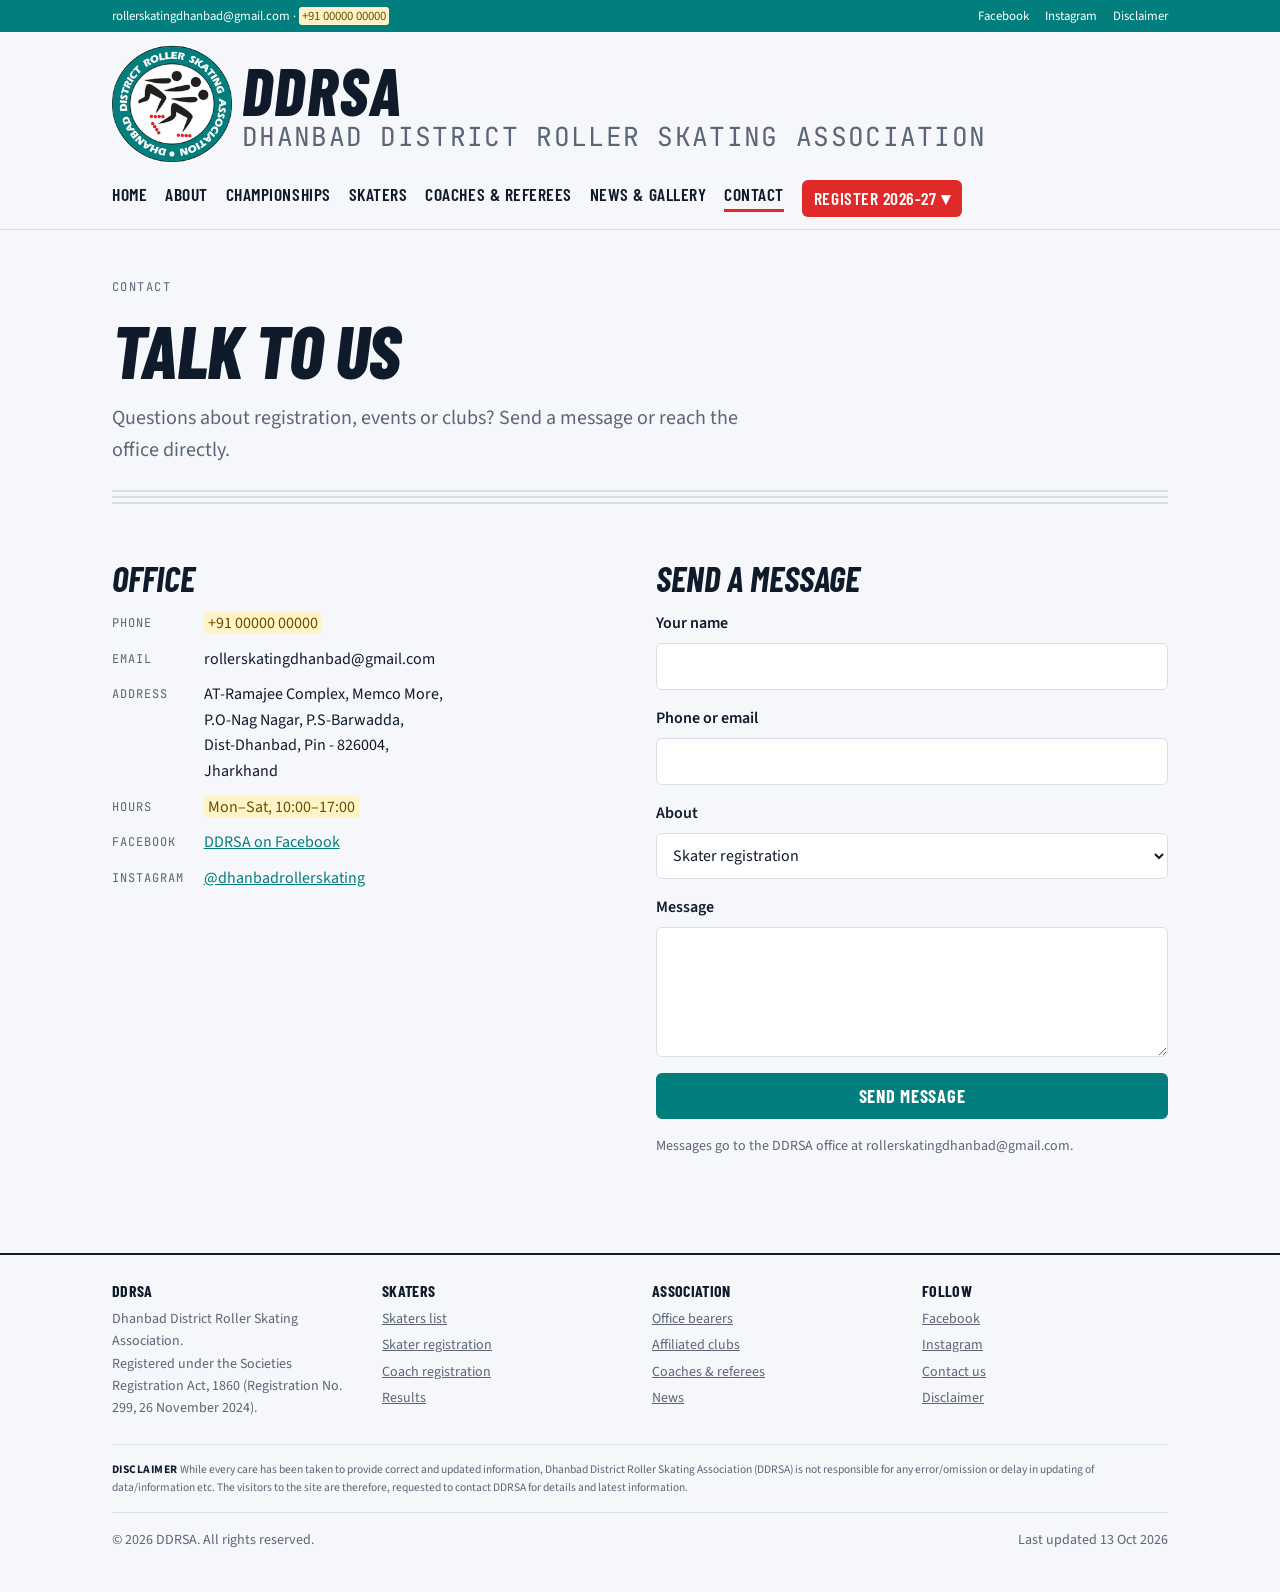
<file: contact.html>
<!doctype html>
<html lang="en">
<head>
<meta charset="utf-8">
<meta name="viewport" content="width=device-width, initial-scale=1, viewport-fit=cover">
<title>Contact · DDRSA</title>
<meta name="description" content="DDRSA, the Dhanbad District Roller Skating Association: skater registration, championships, results, coaches, referees and news.">
<link rel="preconnect" href="https://fonts.googleapis.com">
<link rel="preconnect" href="https://fonts.gstatic.com" crossorigin>
<link rel="stylesheet" href="https://fonts.googleapis.com/css2?family=Barlow+Condensed:ital,wght@0,600;0,700;1,700;1,800&family=JetBrains+Mono:wght@400;500;600&family=Source+Sans+3:wght@400;600&display=swap">
<link rel="stylesheet" href="styles.css">
<link rel="icon" href="img/ddrsa-logo-32.png">
</head>
<body>
<div class="topbar">
  <div class="wrap">
    <span>rollerskatingdhanbad@gmail.com · <span class="ph">+91 00000 00000</span></span>
    <span class="links">
      <a href="https://www.facebook.com/profile.php?id=61550527074997" target="_blank" rel="noopener">Facebook</a>
      <a href="https://www.instagram.com/dhanbadrollerskating?srtk=cjQyNWw2cHpjNnZt" target="_blank" rel="noopener">Instagram</a>
      <a href="#disclaimer">Disclaimer</a>
    </span>
  </div>
</div>
<header class="site-head">
  <div class="wrap">
    <a class="brand" href="index.html">
      <img class="brand-mark" src="img/ddrsa-logo-192.png" alt="DDRSA logo" width="56" height="56">
      <span class="brand-name">DDRSA<span class="brand-sub">Dhanbad District Roller Skating Association</span></span>
    </a>
    <nav aria-label="Main">
      <ul class="nav">
      <li class="mini"><a class="mini-brand" href="index.html"><img src="img/ddrsa-logo-96.png" alt="DDRSA home" width="40" height="40"><span class="mini-text">DDRSA<small>Dhanbad District Roller Skating Association</small></span></a></li>
      <li><a href="index.html">Home</a></li>
      <li><a href="about.html">About</a></li>
      <li><a href="championships.html">Championships</a></li>
      <li><a href="skaters.html">Skaters</a></li>
      <li><a href="officials.html">Coaches &amp; Referees</a></li>
      <li><a href="news.html">News &amp; Gallery</a></li>
      <li><a href="contact.html" aria-current="page">Contact</a></li>
      <li class="cta has-sub">
        <button type="button" class="sub-toggle" aria-expanded="false" aria-controls="reg-menu">Register 2026-27 <span aria-hidden="true">▾</span></button>
        <ul class="sub" id="reg-menu" hidden>
          <li><a href="registration.html#skater">Skater registration</a></li>
          <li><a href="registration.html#coach">Coach registration</a></li>
        </ul>
      </li>
      </ul>
    </nav>
  </div>
</header>
<main>
<div class="wrap">
  <section class="page-head">
    <p class="eyebrow">Contact</p>
    <h1>Talk to us</h1>
    <p class="lede">Questions about registration, events or clubs? Send a message or reach the office directly.</p>
    
  </section>
  <div class="lanes" aria-hidden="true"></div>

  <section class="section split">
    <div class="stack">
      <h2>Office</h2>
      <dl class="contact">
        <dt>Phone</dt><dd><span class="ph">+91 00000 00000</span></dd>
        <dt>Email</dt><dd>rollerskatingdhanbad@gmail.com</dd>
        <dt>Address</dt><dd>AT-Ramajee Complex, Memco More,<br>P.O-Nag Nagar, P.S-Barwadda,<br>Dist-Dhanbad, Pin - 826004,<br>Jharkhand</dd>
        <dt>Hours</dt><dd><span class="ph">Mon–Sat, 10:00–17:00</span></dd>
        <dt>Facebook</dt><dd><a href="https://www.facebook.com/profile.php?id=61550527074997" target="_blank" rel="noopener">DDRSA on Facebook</a></dd>
        <dt>Instagram</dt><dd><a href="https://www.instagram.com/dhanbadrollerskating?srtk=cjQyNWw2cHpjNnZt" target="_blank" rel="noopener">@dhanbadrollerskating</a></dd>
      </dl>
    </div>
    <div class="stack">
      <h2>Send a message</h2>
      <form id="contact-form" novalidate>
        <div class="hp" aria-hidden="true"><label for="c-website">Leave this empty</label><input id="c-website" name="website" tabindex="-1" autocomplete="off"></div>
        <div class="field"><label for="c-name">Your name</label><input id="c-name" required autocomplete="name"></div>
        <div class="field"><label for="c-phone">Phone or email</label><input id="c-phone" required></div>
        <div class="field"><label for="c-topic">About</label>
          <select id="c-topic"><option>Skater registration</option><option>Championships and entries</option><option>Club affiliation</option><option>Coach or referee courses</option><option>Something else</option></select></div>
        <div class="field"><label for="c-msg">Message</label><textarea id="c-msg" required></textarea></div>
        <button class="btn btn-primary" type="submit">Send message</button>
        <p class="form-note">Messages go to the DDRSA office at rollerskatingdhanbad@gmail.com.</p>
        <p id="c-status" class="notice" role="status" hidden></p>
      </form>
    </div>
  </section>
</div>
</main>
<script src="site-config.js"></script>
<script>
document.getElementById("contact-form").addEventListener("submit", function (e) {
  e.preventDefault();
  var form = this, s = document.getElementById("c-status"), btn = form.querySelector("button[type=submit]");
  var missing = [].filter.call(form.querySelectorAll("[required]"), function (el) { return !el.value.trim(); });
  s.hidden = false;
  if (missing.length) { s.textContent = "Please fill in your name, a way to reach you, and a message."; missing[0].focus(); return; }
  if (!window.DDRSA_API) { s.textContent = "Messages cannot be sent from this page right now. Please email rollerskatingdhanbad@gmail.com."; return; }
  var data = { form: "contact", name: form["c-name"].value, contact: form["c-phone"].value, topic: form["c-topic"].value, message: form["c-msg"].value, website: form.website.value };
  btn.disabled = true; s.textContent = "Sending...";
  fetch(window.DDRSA_API, { method: "POST", mode: "no-cors", headers: { "Content-Type": "text/plain;charset=utf-8" }, body: JSON.stringify(data) })
    .then(function () { s.textContent = "Thank you. Your message has been sent to the DDRSA office."; form.reset(); })
    .catch(function () { s.textContent = "Could not send the message. Please check your connection, or email rollerskatingdhanbad@gmail.com."; })
    .then(function () { btn.disabled = false; });
});
</script>
<footer class="site-foot">
  <div class="wrap">
    <div class="foot-cols">
      <div><h3>DDRSA</h3><p>Dhanbad District Roller Skating Association.</p><p>Registered under the Societies Registration Act, 1860 (Registration No. 299, 26 November 2024).</p></div>
      <div><h3>Skaters</h3><ul>
        <li><a href="skaters.html">Skaters list</a></li>
        <li><a href="registration.html#skater">Skater registration</a></li>
        <li><a href="registration.html#coach">Coach registration</a></li>
        <li><a href="championships.html#results">Results</a></li>
        </ul></div>
      <div><h3>Association</h3><ul>
        <li><a href="about.html#bearers">Office bearers</a></li>
        <li><a href="about.html#clubs">Affiliated clubs</a></li>
        <li><a href="officials.html">Coaches &amp; referees</a></li>
        <li><a href="news.html">News</a></li></ul></div>
      <div><h3>Follow</h3><ul>
        <li><a href="https://www.facebook.com/profile.php?id=61550527074997" target="_blank" rel="noopener">Facebook</a></li>
        <li><a href="https://www.instagram.com/dhanbadrollerskating?srtk=cjQyNWw2cHpjNnZt" target="_blank" rel="noopener">Instagram</a></li>
        <li><a href="contact.html">Contact us</a></li>
        <li><a href="#disclaimer">Disclaimer</a></li></ul></div>
    </div>
    <p class="foot-disclaimer" id="disclaimer"><strong>Disclaimer</strong> While every care has been taken to provide correct and updated information, Dhanbad District Roller Skating Association (DDRSA) is not responsible for any error/omission or delay in updating of data/information etc. The visitors to the site are therefore, requested to contact DDRSA for details and latest information.</p>
    <div class="foot-bottom"><span>© 2026 DDRSA. All rights reserved.</span><span>Last updated 13 Oct 2026</span></div>
  </div>
</footer>
<script src="site.js"></script>
</body>
</html>
</file>
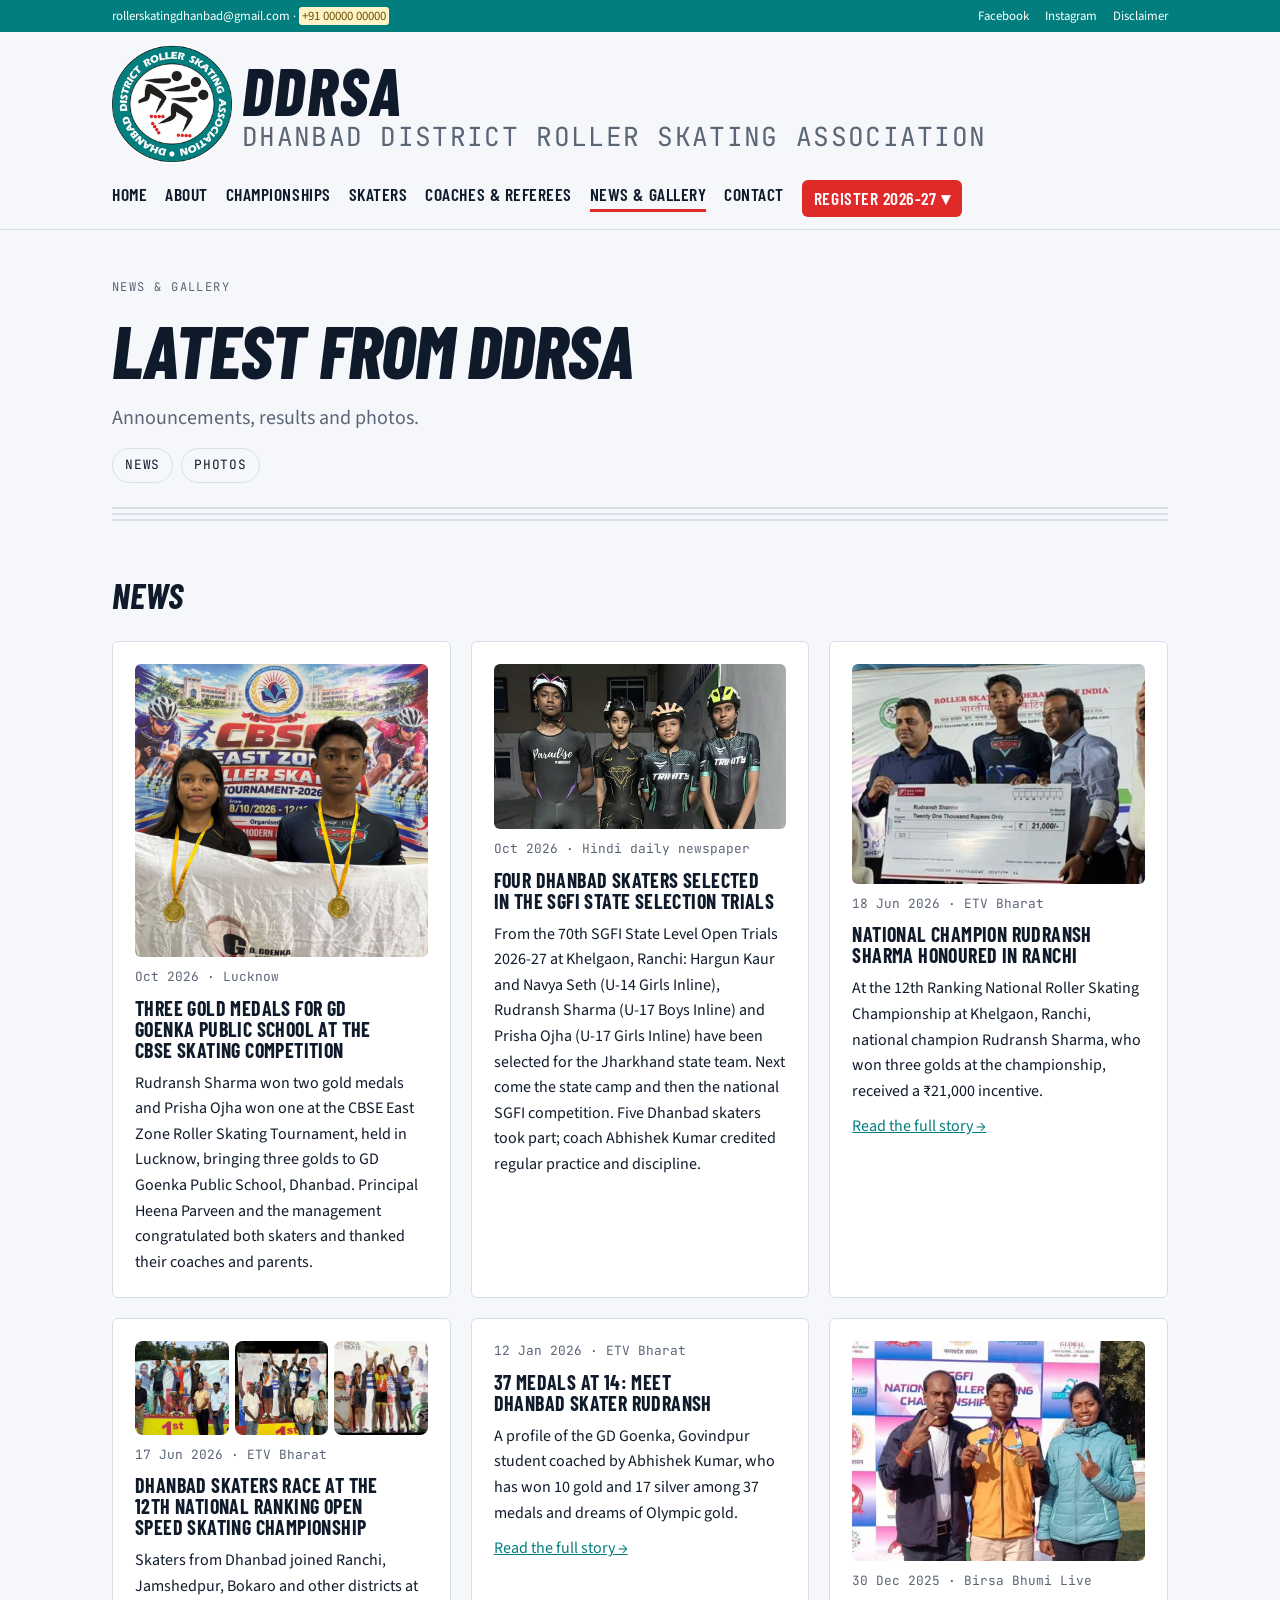
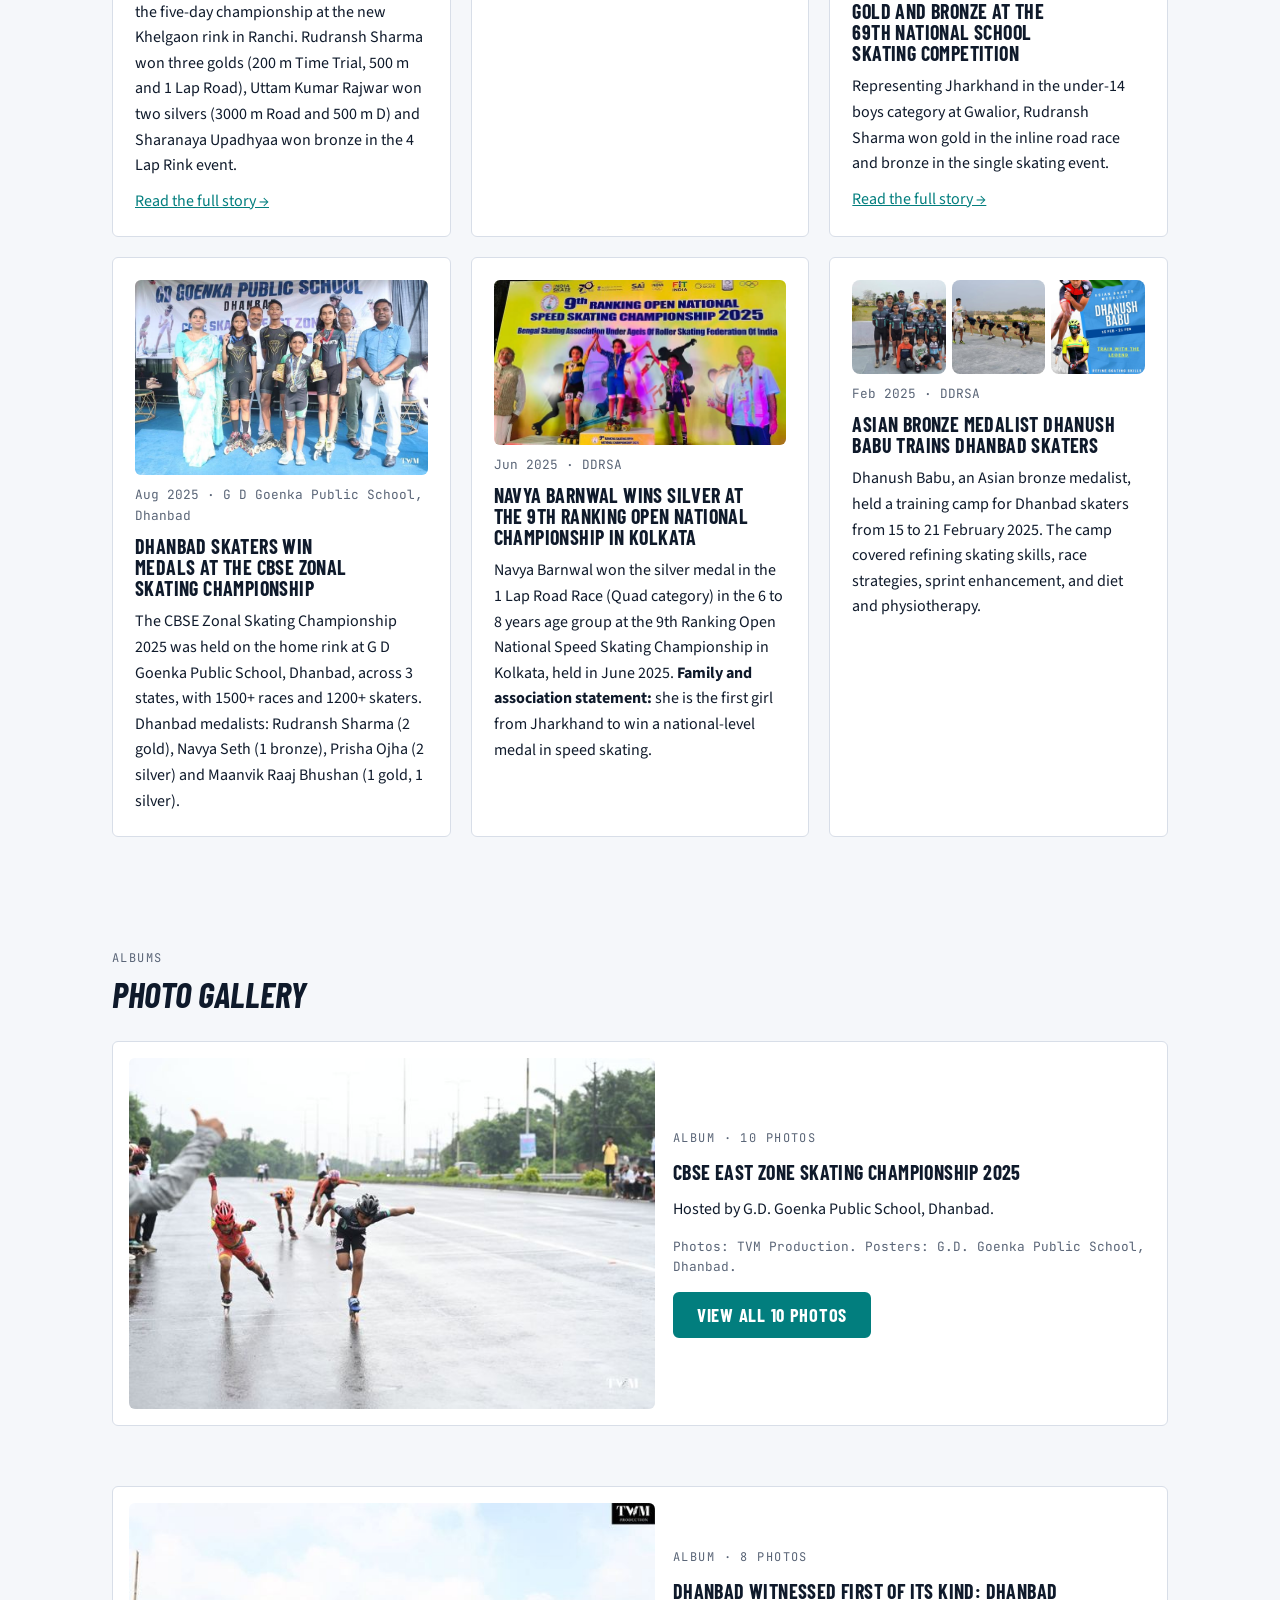
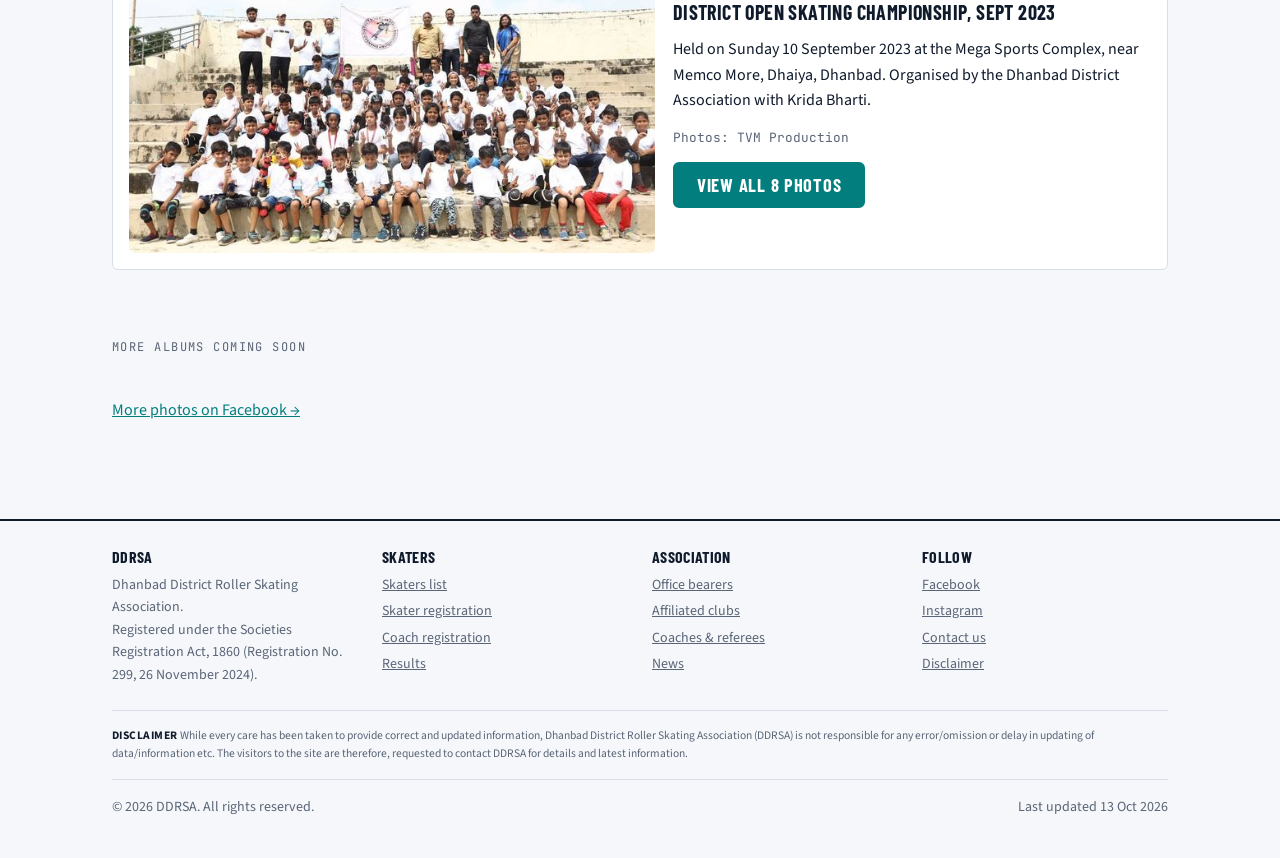
<file: news.html>
<!doctype html>
<html lang="en">
<head>
<meta charset="utf-8">
<meta name="viewport" content="width=device-width, initial-scale=1, viewport-fit=cover">
<title>News &amp; Gallery · DDRSA</title>
<meta name="description" content="DDRSA, the Dhanbad District Roller Skating Association: skater registration, championships, results, coaches, referees and news.">
<link rel="preconnect" href="https://fonts.googleapis.com">
<link rel="preconnect" href="https://fonts.gstatic.com" crossorigin>
<link rel="stylesheet" href="https://fonts.googleapis.com/css2?family=Barlow+Condensed:ital,wght@0,600;0,700;1,700;1,800&family=JetBrains+Mono:wght@400;500;600&family=Source+Sans+3:wght@400;600&display=swap">
<link rel="stylesheet" href="styles.css">
<link rel="icon" href="img/ddrsa-logo-32.png">
</head>
<body>
<div class="topbar">
  <div class="wrap">
    <span>rollerskatingdhanbad@gmail.com · <span class="ph">+91 00000 00000</span></span>
    <span class="links">
      <a href="https://www.facebook.com/profile.php?id=61550527074997" target="_blank" rel="noopener">Facebook</a>
      <a href="https://www.instagram.com/dhanbadrollerskating?srtk=cjQyNWw2cHpjNnZt" target="_blank" rel="noopener">Instagram</a>
      <a href="#disclaimer">Disclaimer</a>
    </span>
  </div>
</div>
<header class="site-head">
  <div class="wrap">
    <a class="brand" href="index.html">
      <img class="brand-mark" src="img/ddrsa-logo-192.png" alt="DDRSA logo" width="56" height="56">
      <span class="brand-name">DDRSA<span class="brand-sub">Dhanbad District Roller Skating Association</span></span>
    </a>
    <nav aria-label="Main">
      <ul class="nav">
      <li class="mini"><a class="mini-brand" href="index.html"><img src="img/ddrsa-logo-96.png" alt="DDRSA home" width="40" height="40"><span class="mini-text">DDRSA<small>Dhanbad District Roller Skating Association</small></span></a></li>
      <li><a href="index.html">Home</a></li>
      <li><a href="about.html">About</a></li>
      <li><a href="championships.html">Championships</a></li>
      <li><a href="skaters.html">Skaters</a></li>
      <li><a href="officials.html">Coaches &amp; Referees</a></li>
      <li><a href="news.html" aria-current="page">News &amp; Gallery</a></li>
      <li><a href="contact.html">Contact</a></li>
      <li class="cta has-sub">
        <button type="button" class="sub-toggle" aria-expanded="false" aria-controls="reg-menu">Register 2026-27 <span aria-hidden="true">▾</span></button>
        <ul class="sub" id="reg-menu" hidden>
          <li><a href="registration.html#skater">Skater registration</a></li>
          <li><a href="registration.html#coach">Coach registration</a></li>
        </ul>
      </li>
      </ul>
    </nav>
  </div>
</header>
<main>
<div class="wrap">
  <section class="page-head">
    <p class="eyebrow">News &amp; gallery</p>
    <h1>Latest from DDRSA</h1>
    <p class="lede">Announcements, results and photos.</p>
    <nav class="subnav" aria-label="On this page"><a href="#news">News</a><a href="#gallery">Photos</a></nav>
  </section>
  <div class="lanes" aria-hidden="true"></div>

  <section class="section" id="news">
    <h2>News</h2>
    <div class="grid">
      <article class="card" id="n-1">
        <img class="card-img" src="img/cbse-east-zone-2026.jpg" alt="Rudransh Sharma and Prisha Ojha with their gold medals in front of the CBSE East Zone Roller Skating Tournament 2026 banner" width="800" height="800" loading="lazy">
        <span class="meta">Oct 2026 · Lucknow</span>
        <h3>Three gold medals for GD Goenka Public School at the CBSE skating competition</h3>
        <p>Rudransh Sharma won two gold medals and Prisha Ojha won one at the CBSE East Zone Roller Skating Tournament, held in Lucknow, bringing three golds to GD Goenka Public School, Dhanbad. Principal Heena Parveen and the management congratulated both skaters and thanked their coaches and parents.</p>
      </article>
      <article class="card" id="n-2">
        <img class="card-img wide" src="img/sgfi-upper-wide.jpg" alt="Four Dhanbad skaters selected in the SGFI state selection trials, standing together in racing suits and helmets" width="960" height="540" loading="lazy">
        <span class="meta">Oct 2026 · Hindi daily newspaper</span>
        <h3>Four Dhanbad skaters selected in the SGFI state selection trials</h3>
        <p>From the 70th SGFI State Level Open Trials 2026-27 at Khelgaon, Ranchi: Hargun Kaur and Navya Seth (U-14 Girls Inline), Rudransh Sharma (U-17 Boys Inline) and Prisha Ojha (U-17 Girls Inline) have been selected for the Jharkhand state team. Next come the state camp and then the national SGFI competition. Five Dhanbad skaters took part; coach Abhishek Kumar credited regular practice and discipline.</p>
      </article>
      <article class="card" id="n-3">
        <img class="card-img photo43" src="img/rudransh-cheque-2026.jpg" alt="Rudransh Sharma holding a ₹21,000 cheque at a Roller Skating Federation of India event" width="840" height="630" loading="lazy">
        <span class="meta">18 Jun 2026 · ETV Bharat</span>
        <h3>National champion Rudransh Sharma honoured in Ranchi</h3>
        <p>At the 12th Ranking National Roller Skating Championship at Khelgaon, Ranchi, national champion Rudransh Sharma, who won three golds at the championship, received a ₹21,000 incentive.</p>
        <a href="https://www.etvbharat.com/hi/sports/12th-national-roller-skating-championship-in-ranchi-jhs26061802481" target="_blank" rel="noopener">Read the full story →</a>
      </article>
      <article class="card" id="n-4">
        <div class="photo-row"><img src="img/podium-12th-ranking-a.jpg" alt="Podium photo of Dhanbad skaters with medals at the 12th National Ranking championship, photo 1" width="480" height="480" loading="lazy"><img src="img/podium-12th-ranking-b.jpg" alt="Podium photo of Dhanbad skaters with medals at the 12th National Ranking championship, photo 2" width="480" height="480" loading="lazy"><img src="img/podium-12th-ranking-c.jpg" alt="Podium photo of Dhanbad skaters with medals at the 12th National Ranking championship, photo 3" width="480" height="480" loading="lazy"></div>
        <span class="meta">17 Jun 2026 · ETV Bharat</span>
        <h3>Dhanbad skaters race at the 12th National Ranking Open Speed Skating Championship</h3>
        <p>Skaters from Dhanbad joined Ranchi, Jamshedpur, Bokaro and other districts at the five-day championship at the new Khelgaon rink in Ranchi. Rudransh Sharma won three golds (200 m Time Trial, 500 m and 1 Lap Road), Uttam Kumar Rajwar won two silvers (3000 m Road and 500 m D) and Sharanaya Upadhyaa won bronze in the 4 Lap Rink event.</p>
        <a href="https://www.etvbharat.com/hi/sports/12th-national-ranking-open-speed-skating-championship-2026-begins-in-ranchi-jhs26061706782" target="_blank" rel="noopener">Read the full story →</a>
      </article>
      <article class="card" id="n-5">
        <span class="meta">12 Jan 2026 · ETV Bharat</span>
        <h3>37 medals at 14: meet Dhanbad skater Rudransh</h3>
        <p>A profile of the GD Goenka, Govindpur student coached by Abhishek Kumar, who has won 10 gold and 17 silver among 37 medals and dreams of Olympic gold.</p>
        <a href="https://www.etvbharat.com/hi/sports/story-of-dhanbad-young-skating-player-rudransh-who-won-37-medals-at-very-young-age-hindi-news-jhn26011204161" target="_blank" rel="noopener">Read the full story →</a>
      </article>
      <article class="card" id="n-6">
        <img class="card-img photo43" src="img/gwalior-school-nationals.jpg" alt="Young skater with a gold and a bronze medal in front of the national roller skating championship backdrop in Gwalior" width="810" height="608" loading="lazy">
        <span class="meta">30 Dec 2025 · Birsa Bhumi Live</span>
        <h3>Gold and bronze at the 69th National School Skating Competition</h3>
        <p>Representing Jharkhand in the under-14 boys category at Gwalior, Rudransh Sharma won gold in the inline road race and bronze in the single skating event.</p>
        <a href="https://birsabhumi.com/rudransh-won-one-gold-and-one-bronze-medal-in-the-national-school-skating-competition/" target="_blank" rel="noopener">Read the full story →</a>
      </article>
            <article class="card" id="n-7">
        <img class="card-img photo32" src="img/cbse-zonal-2025.jpg" alt="Young skaters holding medals and trophies with school staff and officials at the CBSE Zonal Skating Championship at G D Goenka Public School, Dhanbad" width="810" height="540" loading="lazy">
        <span class="meta">Aug 2025 · G D Goenka Public School, Dhanbad</span>
        <h3>Dhanbad skaters win medals at the CBSE Zonal Skating Championship</h3>
        <p>The CBSE Zonal Skating Championship 2025 was held on the home rink at G D Goenka Public School, Dhanbad, across 3 states, with 1500+ races and 1200+ skaters. Dhanbad medalists: Rudransh Sharma (2 gold), Navya Seth (1 bronze), Prisha Ojha (2 silver) and Maanvik Raaj Bhushan (1 gold, 1 silver).</p>
      </article>
<article class="card" id="n-8">
        <img class="card-img wide" src="img/kolkata-9th-ranking-2025.jpg" alt="Podium at the 9th Ranking Open National Speed Skating Championship 2025 in Kolkata, with three young skaters and two officials" width="590" height="332" loading="lazy">
        <span class="meta">Jun 2025 · DDRSA</span>
        <h3>Navya Barnwal wins silver at the 9th Ranking Open National Championship in Kolkata</h3>
        <p>Navya Barnwal won the silver medal in the 1 Lap Road Race (Quad category) in the 6 to 8 years age group at the 9th Ranking Open National Speed Skating Championship in Kolkata, held in June 2025. <strong>Family and association statement:</strong> she is the first girl from Jharkhand to win a national-level medal in speed skating.</p>
      </article>
      <article class="card" id="n-9">
        <div class="photo-row"><img src="img/dhanush-camp-a.jpg" alt="Young skaters in team kit lined up with their coach at the Dhanush Babu training camp in Dhanbad" width="480" height="480" loading="lazy"><img src="img/dhanush-camp-b.jpg" alt="Skaters in a sprint-start drill at the Dhanush Babu training camp in Dhanbad" width="480" height="480" loading="lazy"><img src="img/dhanush-camp-c.jpg" alt="Poster for the Dhanush Babu training camp, 15 to 21 February" width="480" height="480" loading="lazy"></div>
        <span class="meta">Feb 2025 · DDRSA</span>
        <h3>Asian bronze medalist Dhanush Babu trains Dhanbad skaters</h3>
        <p>Dhanush Babu, an Asian bronze medalist, held a training camp for Dhanbad skaters from 15 to 21 February 2025. The camp covered refining skating skills, race strategies, sprint enhancement, and diet and physiotherapy.</p>
      </article>
    </div>
  </section>
  <section class="section" id="gallery">
    <div class="section-head"><p class="eyebrow">Albums</p><h2>Photo gallery</h2></div>
    <article class="album" id="album-cbse-east-2025">
      <img class="album-cover" src="img/gallery/cbse-east-zone-2025/road-finish-t.jpg" alt="Young skaters stretching for the line at the finish of a road race on a wet road" width="640" height="427">
      <div class="album-body stack">
        <p class="eyebrow">Album · 10 photos</p>
        <h3>CBSE East Zone Skating Championship 2025</h3>
        <p>Hosted by G.D. Goenka Public School, Dhanbad.</p>
        <p class="credit">Photos: TVM Production. Posters: G.D. Goenka Public School, Dhanbad.</p>
        <button class="btn btn-primary" type="button" aria-expanded="false" aria-controls="album-cbse-east-2025-photos" data-album-toggle>View all 10 photos</button>
      </div>
      <ul class="album-grid" id="album-cbse-east-2025-photos" hidden>
          <li><a href="img/gallery/cbse-east-zone-2025/poster-championship.jpg" data-lightbox data-caption="Championship poster: G.D. Goenka Public School, Dhanbad presents the CBSE East Zone Skating Championship 2025"><img src="img/gallery/cbse-east-zone-2025/poster-championship-t.jpg" alt="Poster of the CBSE East Zone Skating Championship 2025 over the school building decorated with banners" loading="lazy" width="512" height="640"></a></li>
          <li><a href="img/gallery/cbse-east-zone-2025/march-past.jpg" data-lightbox data-caption="Teams marching past with flags and school boards"><img src="img/gallery/cbse-east-zone-2025/march-past-t.jpg" alt="Teams from many schools marching past with flags and name boards beside the school building" loading="lazy" width="640" height="426"></a></li>
          <li><a href="img/gallery/cbse-east-zone-2025/guests-gift.jpg" data-lightbox data-caption="Guests exchanging a memento on stage"><img src="img/gallery/cbse-east-zone-2025/guests-gift-t.jpg" alt="A guest receiving a memento on stage in front of the G.D. Goenka Public School banner" loading="lazy" width="640" height="425"></a></li>
          <li><a href="img/gallery/cbse-east-zone-2025/jump-show.jpg" data-lightbox data-caption="A skater jumping over lying skaters"><img src="img/gallery/cbse-east-zone-2025/jump-show-t.jpg" alt="A skater in black leaping over three skaters lying on the track during a display" loading="lazy" width="640" height="426"></a></li>
          <li><a href="img/gallery/cbse-east-zone-2025/road-events.jpg" data-lightbox data-caption="Road events: skating to glory"><img src="img/gallery/cbse-east-zone-2025/road-events-t.jpg" alt="Collage of six photos of skaters racing on the road" loading="lazy" width="512" height="640"></a></li>
          <li><a href="img/gallery/cbse-east-zone-2025/road-finish.jpg" data-lightbox data-caption="Road race finish"><img src="img/gallery/cbse-east-zone-2025/road-finish-t.jpg" alt="Young skaters stretching for the line at the finish of a road race on a wet road" loading="lazy" width="640" height="426"></a></li>
          <li><a href="img/gallery/cbse-east-zone-2025/quad-start.jpg" data-lightbox data-caption="Quad skaters at the start line"><img src="img/gallery/cbse-east-zone-2025/quad-start-t.jpg" alt="Six quad skaters crouched at the start line while an official speaks into a microphone" loading="lazy" width="640" height="426"></a></li>
          <li><a href="img/gallery/cbse-east-zone-2025/podium.jpg" data-lightbox data-caption="Medal ceremony on the podium"><img src="img/gallery/cbse-east-zone-2025/podium-t.jpg" alt="Three medallists on the podium holding trophies in front of a decorated board" loading="lazy" width="640" height="426"></a></li>
          <li><a href="img/gallery/cbse-east-zone-2025/officials.jpg" data-lightbox data-caption="Officials and organisers"><img src="img/gallery/cbse-east-zone-2025/officials-t.jpg" alt="Group photo of officials and organisers in white on the stage" loading="lazy" width="640" height="427"></a></li>
          <li><a href="img/gallery/cbse-east-zone-2025/briefing.jpg" data-lightbox data-caption="Briefing before the competition"><img src="img/gallery/cbse-east-zone-2025/briefing-t.jpg" alt="A speaker addressing a hall full of coaches, parents and officials" loading="lazy" width="640" height="480"></a></li>
      </ul>
    </article>
    <article class="album" id="album-open-2023">
      <img class="album-cover" src="img/gallery/open-champ-2023/group-flag-t.jpg" alt="Group photo of young skaters and organisers on the stadium steps with the DDRSA flag" width="640" height="427">
      <div class="album-body stack">
        <p class="eyebrow">Album · 8 photos</p>
        <h3>Dhanbad witnessed first of its kind: Dhanbad District Open Skating Championship, Sept 2023</h3>
        <p>Held on Sunday 10 September 2023 at the Mega Sports Complex, near Memco More, Dhaiya, Dhanbad. Organised by the Dhanbad District Association with Krida Bharti.</p>
        <p class="credit">Photos: TVM Production</p>
        <button class="btn btn-primary" type="button" aria-expanded="false" aria-controls="album-open-2023-photos" data-album-toggle>View all 8 photos</button>
      </div>
      <ul class="album-grid" id="album-open-2023-photos" hidden>
          <li><a href="img/gallery/open-champ-2023/group-flag.jpg" data-lightbox data-caption="Skaters and organisers with the DDRSA flag"><img src="img/gallery/open-champ-2023/group-flag-t.jpg" alt="Group photo of young skaters and organisers on the stadium steps with the DDRSA flag" loading="lazy" width="640" height="427"></a></li>
          <li><a href="img/gallery/open-champ-2023/guests-gift.jpg" data-lightbox data-caption="Guests with a gift"><img src="img/gallery/open-champ-2023/guests-gift-t.jpg" alt="Guests presenting a gift on stage in front of the Speed Skating banner" loading="lazy" width="640" height="427"></a></li>
          <li><a href="img/gallery/open-champ-2023/flag-bearers.jpg" data-lightbox data-caption="Flag-bearers lead the march-past"><img src="img/gallery/open-champ-2023/flag-bearers-t.jpg" alt="Two flag-bearers holding the DDRSA flag as skaters line up behind" loading="lazy" width="640" height="427"></a></li>
          <li><a href="img/gallery/open-champ-2023/medal-winners.jpg" data-lightbox data-caption="The medal winners"><img src="img/gallery/open-champ-2023/medal-winners-t.jpg" alt="Medal winners standing together on stage under the championship banner" loading="lazy" width="640" height="427"></a></li>
          <li><a href="img/gallery/open-champ-2023/race-start.jpg" data-lightbox data-caption="Race start"><img src="img/gallery/open-champ-2023/race-start-t.jpg" alt="Skaters setting off at the start of a race in front of the championship banner" loading="lazy" width="640" height="427"></a></li>
          <li><a href="img/gallery/open-champ-2023/group-jump.jpg" data-lightbox data-caption="Group jump photo"><img src="img/gallery/open-champ-2023/group-jump-t.jpg" alt="Group jump photo in front of the sponsor backdrop" loading="lazy" width="640" height="427"></a></li>
          <li><a href="img/gallery/open-champ-2023/skaters-action.jpg" data-lightbox data-caption="Skaters in action"><img src="img/gallery/open-champ-2023/skaters-action-t.jpg" alt="Three skaters in action on the paved track" loading="lazy" width="640" height="427"></a></li>
          <li><a href="img/gallery/open-champ-2023/start-line.jpg" data-lightbox data-caption="At the start line"><img src="img/gallery/open-champ-2023/start-line-t.jpg" alt="Skaters lined up at the start line while an organiser speaks into a microphone" loading="lazy" width="640" height="427"></a></li>
      </ul>
    </article>
    <p class="eyebrow more-albums">More albums coming soon</p>
    <a href="https://www.facebook.com/profile.php?id=61550527074997" target="_blank" rel="noopener">More photos on Facebook →</a>
  </section>
</div>
</main>
<footer class="site-foot">
  <div class="wrap">
    <div class="foot-cols">
      <div><h3>DDRSA</h3><p>Dhanbad District Roller Skating Association.</p><p>Registered under the Societies Registration Act, 1860 (Registration No. 299, 26 November 2024).</p></div>
      <div><h3>Skaters</h3><ul>
        <li><a href="skaters.html">Skaters list</a></li>
        <li><a href="registration.html#skater">Skater registration</a></li>
        <li><a href="registration.html#coach">Coach registration</a></li>
        <li><a href="championships.html#results">Results</a></li>
        </ul></div>
      <div><h3>Association</h3><ul>
        <li><a href="about.html#bearers">Office bearers</a></li>
        <li><a href="about.html#clubs">Affiliated clubs</a></li>
        <li><a href="officials.html">Coaches &amp; referees</a></li>
        <li><a href="news.html">News</a></li></ul></div>
      <div><h3>Follow</h3><ul>
        <li><a href="https://www.facebook.com/profile.php?id=61550527074997" target="_blank" rel="noopener">Facebook</a></li>
        <li><a href="https://www.instagram.com/dhanbadrollerskating?srtk=cjQyNWw2cHpjNnZt" target="_blank" rel="noopener">Instagram</a></li>
        <li><a href="contact.html">Contact us</a></li>
        <li><a href="#disclaimer">Disclaimer</a></li></ul></div>
    </div>
    <p class="foot-disclaimer" id="disclaimer"><strong>Disclaimer</strong> While every care has been taken to provide correct and updated information, Dhanbad District Roller Skating Association (DDRSA) is not responsible for any error/omission or delay in updating of data/information etc. The visitors to the site are therefore, requested to contact DDRSA for details and latest information.</p>
    <div class="foot-bottom"><span>© 2026 DDRSA. All rights reserved.</span><span>Last updated 13 Oct 2026</span></div>
  </div>
</footer>
<script src="site.js"></script>
</body>
</html>
</file>
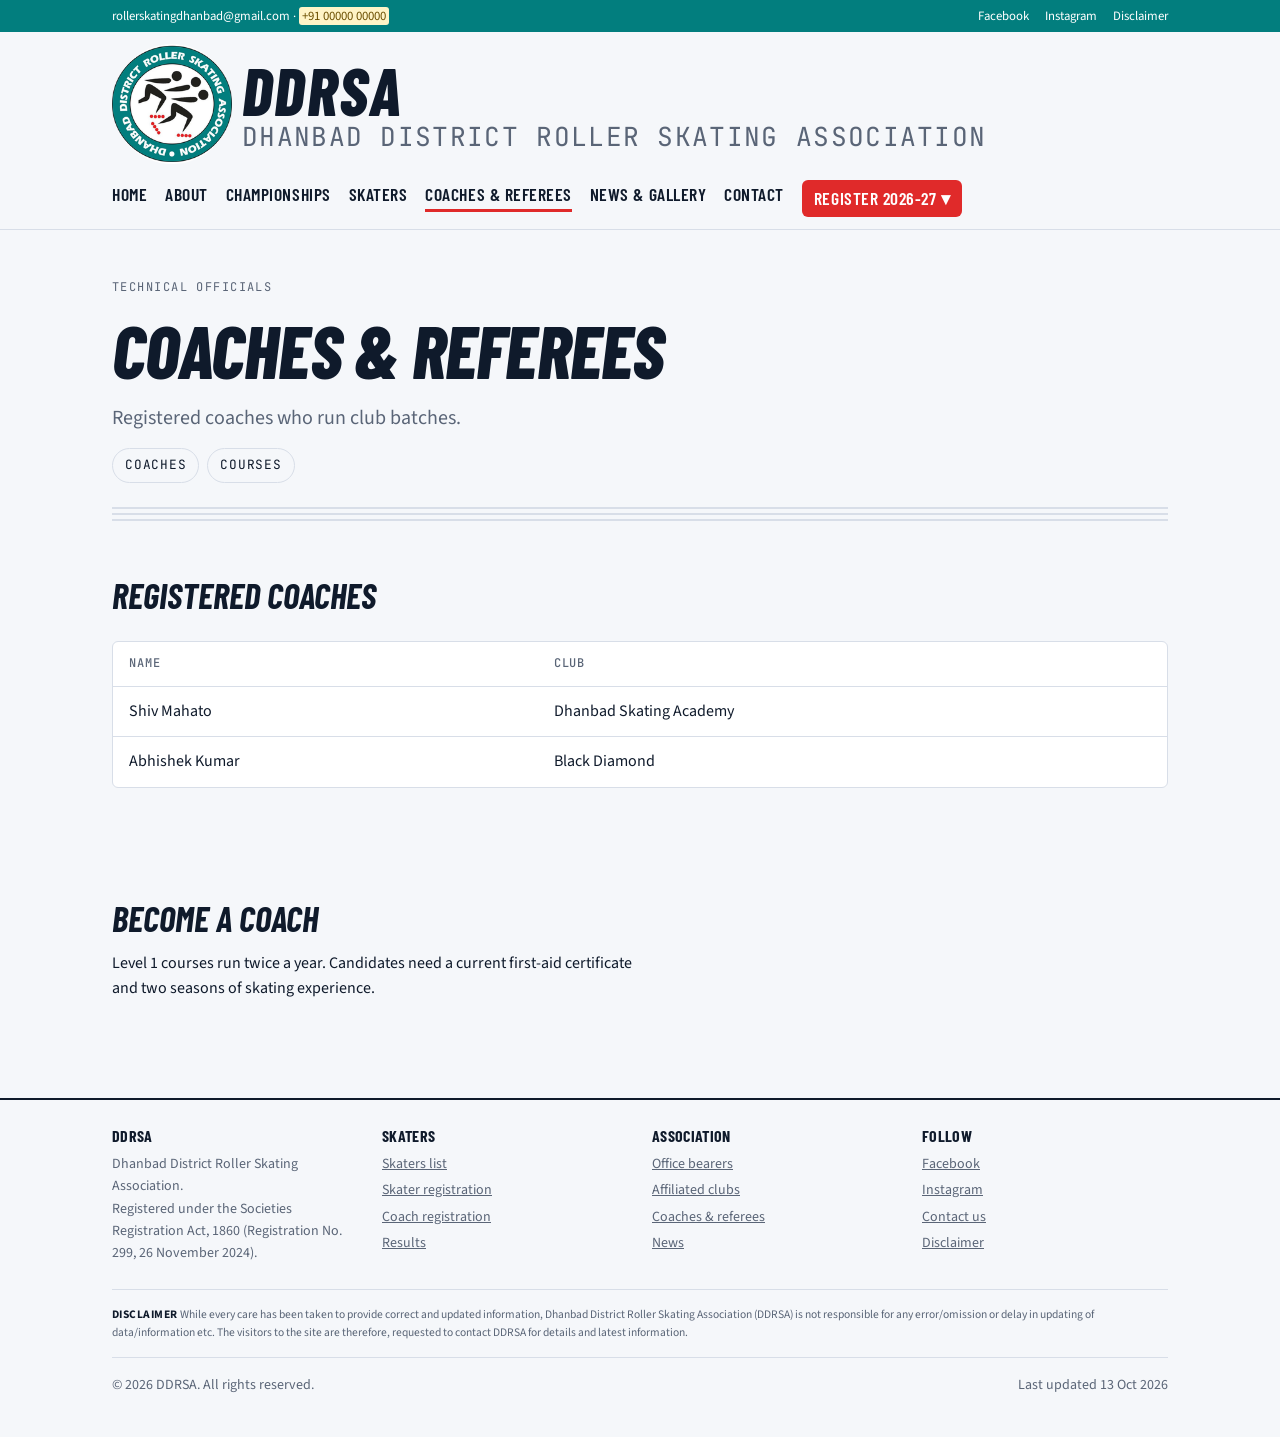
<file: officials.html>
<!doctype html>
<html lang="en">
<head>
<meta charset="utf-8">
<meta name="viewport" content="width=device-width, initial-scale=1, viewport-fit=cover">
<title>Coaches &amp; Referees · DDRSA</title>
<meta name="description" content="DDRSA, the Dhanbad District Roller Skating Association: skater registration, championships, results, coaches, referees and news.">
<link rel="preconnect" href="https://fonts.googleapis.com">
<link rel="preconnect" href="https://fonts.gstatic.com" crossorigin>
<link rel="stylesheet" href="https://fonts.googleapis.com/css2?family=Barlow+Condensed:ital,wght@0,600;0,700;1,700;1,800&family=JetBrains+Mono:wght@400;500;600&family=Source+Sans+3:wght@400;600&display=swap">
<link rel="stylesheet" href="styles.css">
<link rel="icon" href="img/ddrsa-logo-32.png">
</head>
<body>
<div class="topbar">
  <div class="wrap">
    <span>rollerskatingdhanbad@gmail.com · <span class="ph">+91 00000 00000</span></span>
    <span class="links">
      <a href="https://www.facebook.com/profile.php?id=61550527074997" target="_blank" rel="noopener">Facebook</a>
      <a href="https://www.instagram.com/dhanbadrollerskating?srtk=cjQyNWw2cHpjNnZt" target="_blank" rel="noopener">Instagram</a>
      <a href="#disclaimer">Disclaimer</a>
    </span>
  </div>
</div>
<header class="site-head">
  <div class="wrap">
    <a class="brand" href="index.html">
      <img class="brand-mark" src="img/ddrsa-logo-192.png" alt="DDRSA logo" width="56" height="56">
      <span class="brand-name">DDRSA<span class="brand-sub">Dhanbad District Roller Skating Association</span></span>
    </a>
    <nav aria-label="Main">
      <ul class="nav">
      <li class="mini"><a class="mini-brand" href="index.html"><img src="img/ddrsa-logo-96.png" alt="DDRSA home" width="40" height="40"><span class="mini-text">DDRSA<small>Dhanbad District Roller Skating Association</small></span></a></li>
      <li><a href="index.html">Home</a></li>
      <li><a href="about.html">About</a></li>
      <li><a href="championships.html">Championships</a></li>
      <li><a href="skaters.html">Skaters</a></li>
      <li><a href="officials.html" aria-current="page">Coaches &amp; Referees</a></li>
      <li><a href="news.html">News &amp; Gallery</a></li>
      <li><a href="contact.html">Contact</a></li>
      <li class="cta has-sub">
        <button type="button" class="sub-toggle" aria-expanded="false" aria-controls="reg-menu">Register 2026-27 <span aria-hidden="true">▾</span></button>
        <ul class="sub" id="reg-menu" hidden>
          <li><a href="registration.html#skater">Skater registration</a></li>
          <li><a href="registration.html#coach">Coach registration</a></li>
        </ul>
      </li>
      </ul>
    </nav>
  </div>
</header>
<main>
<div class="wrap">
  <section class="page-head">
    <p class="eyebrow">Technical officials</p>
    <h1>Coaches &amp; referees</h1>
    <p class="lede">Registered coaches who run club batches.</p>
    <nav class="subnav" aria-label="On this page"><a href="#coaches">Coaches</a><a href="#courses">Courses</a></nav>
  </section>
  <div class="lanes" aria-hidden="true"></div>

  <section class="section" id="coaches">
    <h2>Registered coaches</h2>
    <div class="table-wrap"><table>
      <thead><tr><th>Name</th><th>Club</th></tr></thead>
      <tbody>
        <tr><td>Shiv Mahato</td><td>Dhanbad Skating Academy</td></tr>
        <tr><td>Abhishek Kumar</td><td>Black Diamond</td></tr>
      </tbody></table></div>
  </section>
  <section class="section" id="courses">
    <div class="stack"><h2>Become a coach</h2><p>Level 1 courses run twice a year. Candidates need a current first-aid certificate and two seasons of skating experience.</p></div>
  </section>
</div>
</main>
<footer class="site-foot">
  <div class="wrap">
    <div class="foot-cols">
      <div><h3>DDRSA</h3><p>Dhanbad District Roller Skating Association.</p><p>Registered under the Societies Registration Act, 1860 (Registration No. 299, 26 November 2024).</p></div>
      <div><h3>Skaters</h3><ul>
        <li><a href="skaters.html">Skaters list</a></li>
        <li><a href="registration.html#skater">Skater registration</a></li>
        <li><a href="registration.html#coach">Coach registration</a></li>
        <li><a href="championships.html#results">Results</a></li>
        </ul></div>
      <div><h3>Association</h3><ul>
        <li><a href="about.html#bearers">Office bearers</a></li>
        <li><a href="about.html#clubs">Affiliated clubs</a></li>
        <li><a href="officials.html">Coaches &amp; referees</a></li>
        <li><a href="news.html">News</a></li></ul></div>
      <div><h3>Follow</h3><ul>
        <li><a href="https://www.facebook.com/profile.php?id=61550527074997" target="_blank" rel="noopener">Facebook</a></li>
        <li><a href="https://www.instagram.com/dhanbadrollerskating?srtk=cjQyNWw2cHpjNnZt" target="_blank" rel="noopener">Instagram</a></li>
        <li><a href="contact.html">Contact us</a></li>
        <li><a href="#disclaimer">Disclaimer</a></li></ul></div>
    </div>
    <p class="foot-disclaimer" id="disclaimer"><strong>Disclaimer</strong> While every care has been taken to provide correct and updated information, Dhanbad District Roller Skating Association (DDRSA) is not responsible for any error/omission or delay in updating of data/information etc. The visitors to the site are therefore, requested to contact DDRSA for details and latest information.</p>
    <div class="foot-bottom"><span>© 2026 DDRSA. All rights reserved.</span><span>Last updated 13 Oct 2026</span></div>
  </div>
</footer>
<script src="site.js"></script>
</body>
</html>
</file>
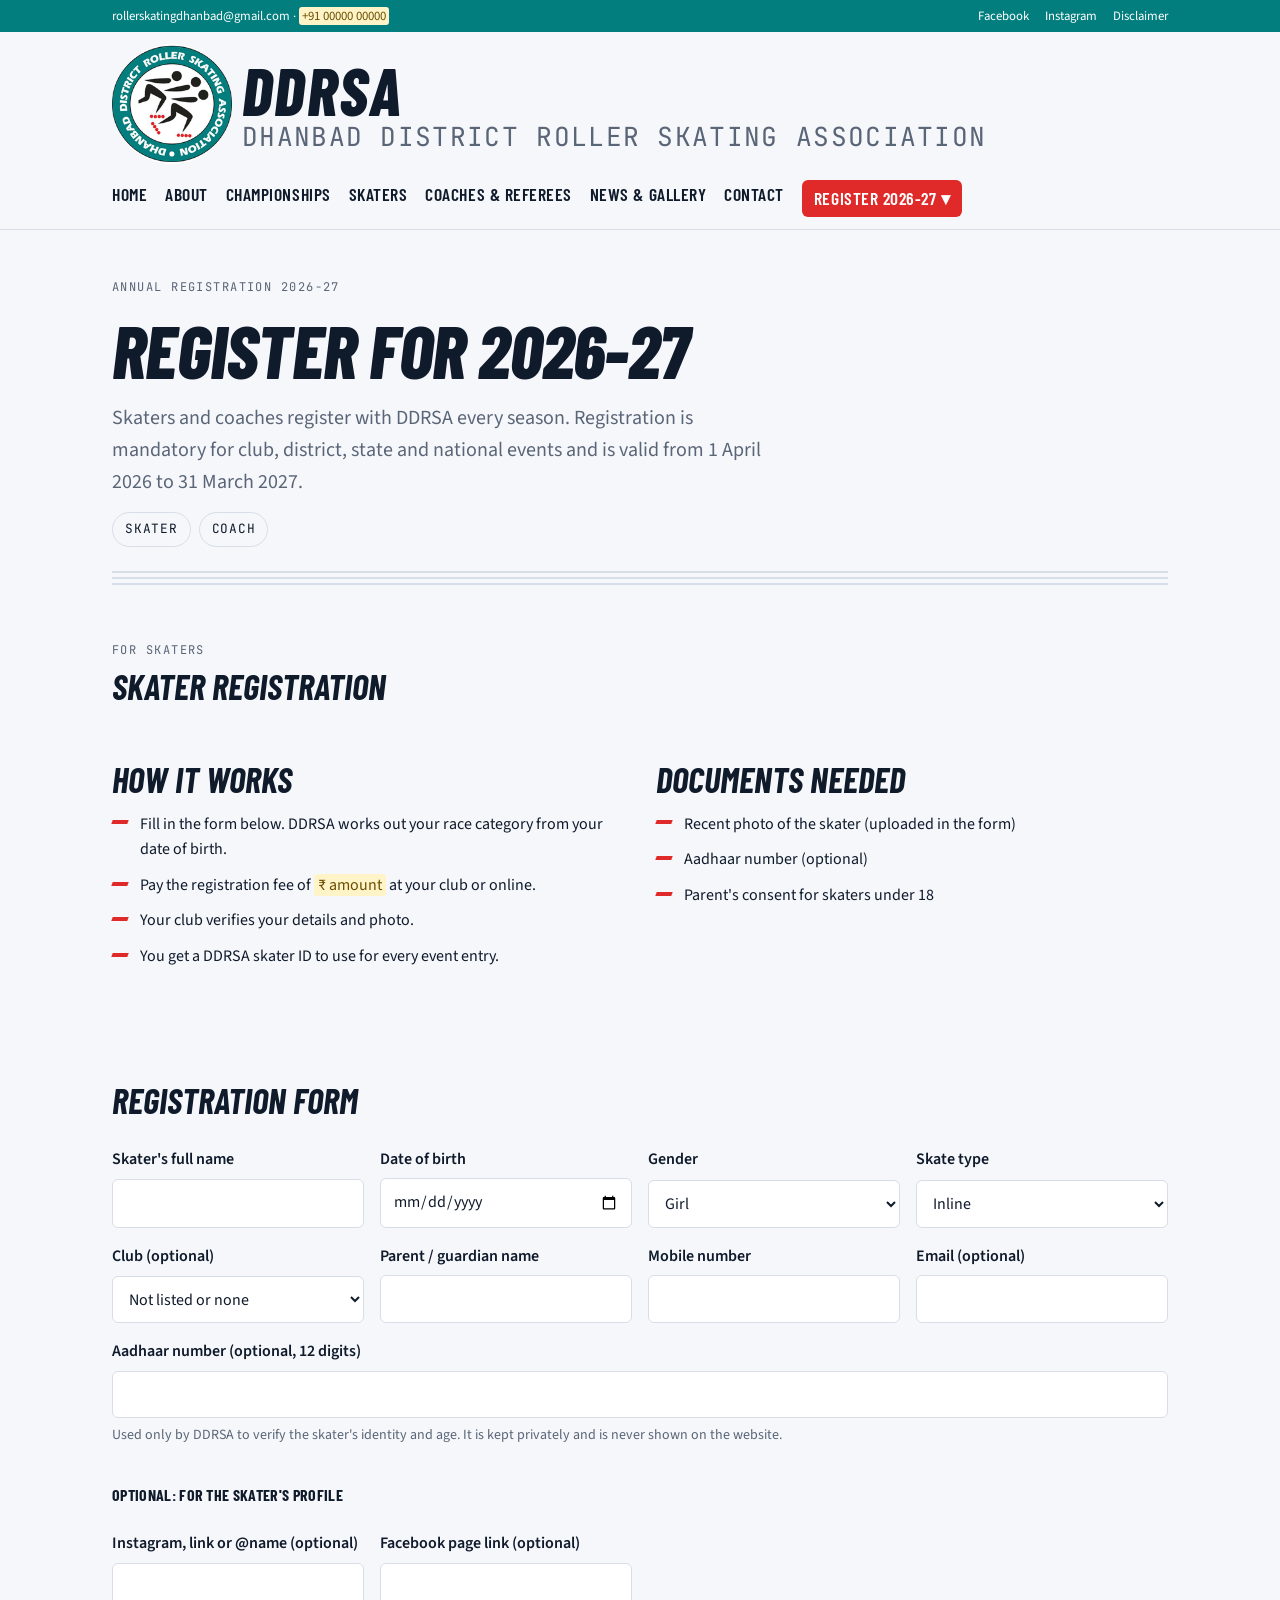
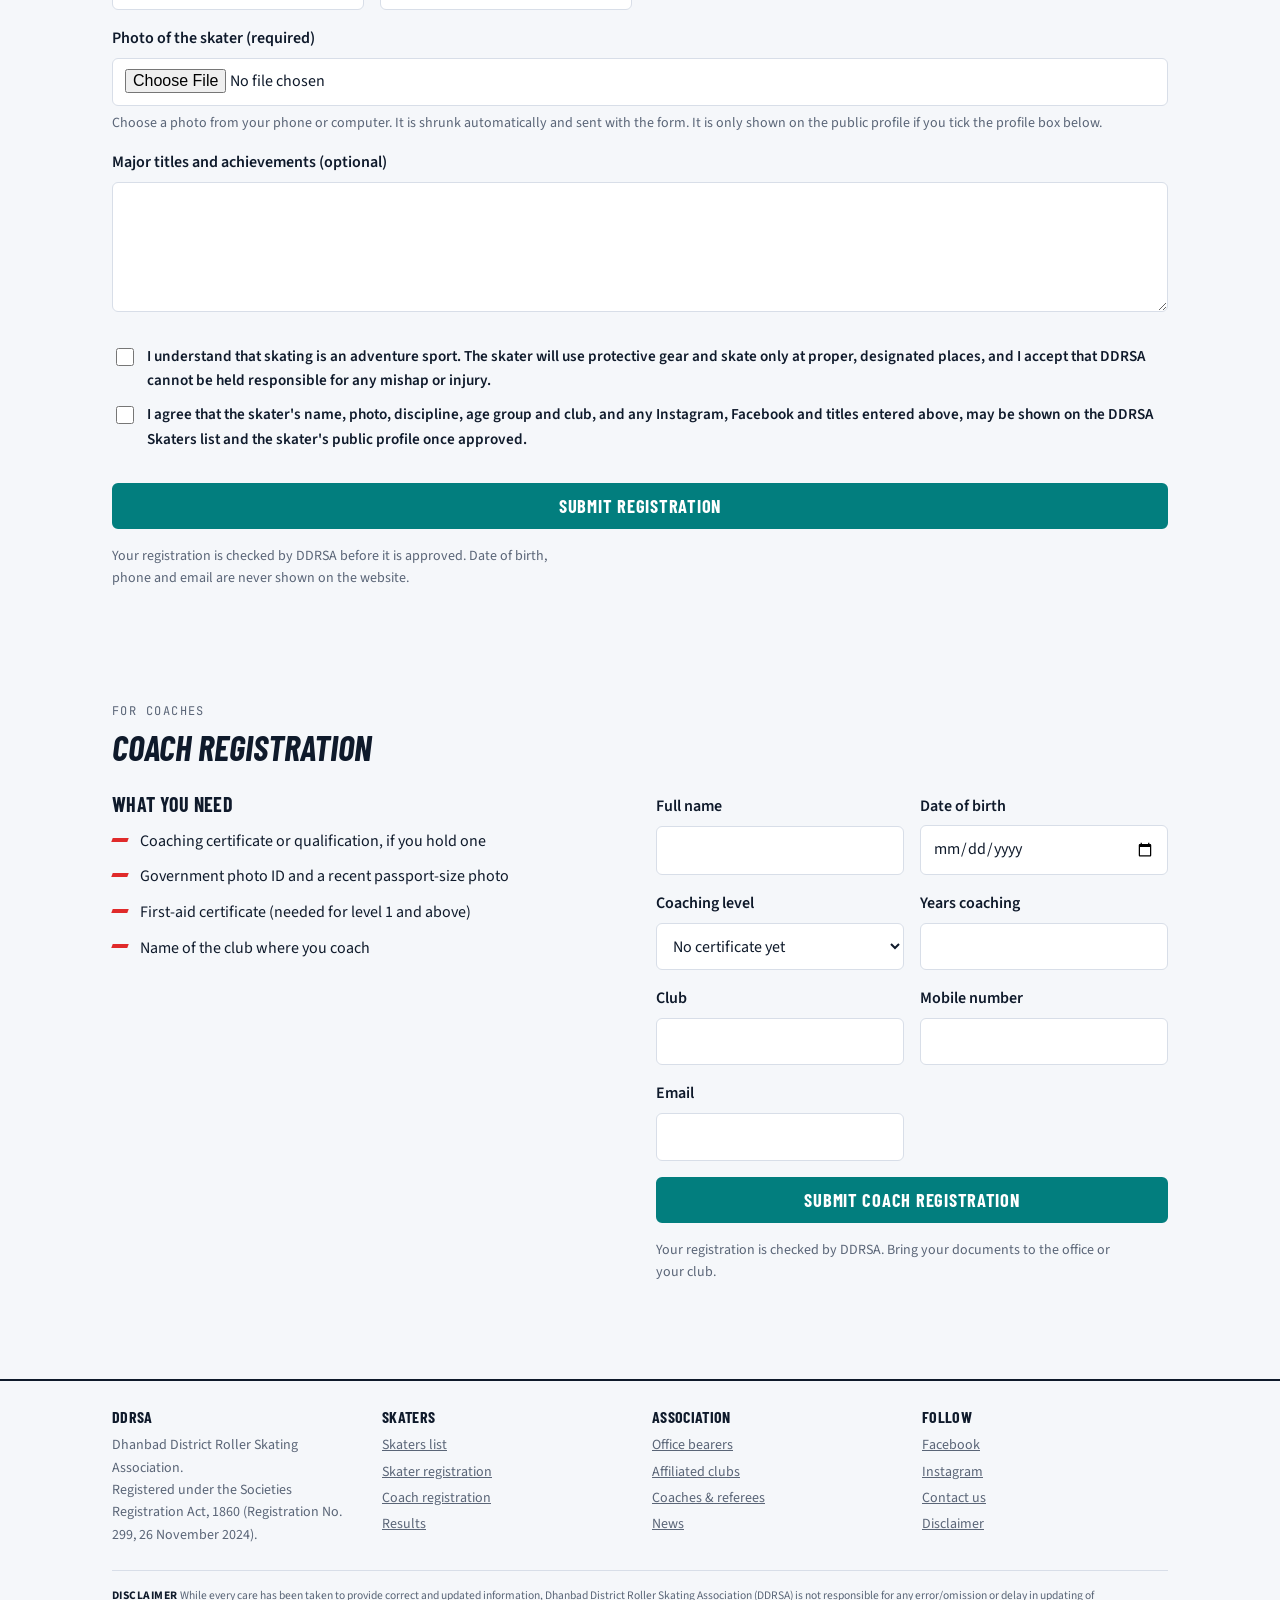
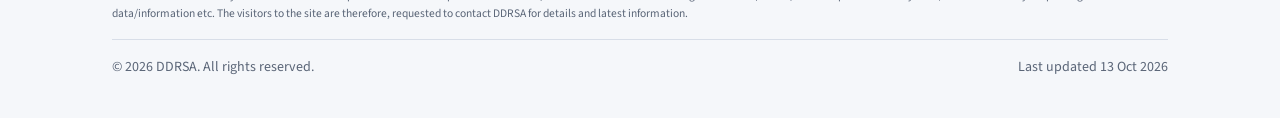
<file: registration.html>
<!doctype html>
<html lang="en">
<head>
<meta charset="utf-8">
<meta name="viewport" content="width=device-width, initial-scale=1, viewport-fit=cover">
<title>Registration · DDRSA</title>
<meta name="description" content="DDRSA, the Dhanbad District Roller Skating Association: skater registration, championships, results, coaches, referees and news.">
<link rel="preconnect" href="https://fonts.googleapis.com">
<link rel="preconnect" href="https://fonts.gstatic.com" crossorigin>
<link rel="stylesheet" href="https://fonts.googleapis.com/css2?family=Barlow+Condensed:ital,wght@0,600;0,700;1,700;1,800&family=JetBrains+Mono:wght@400;500;600&family=Source+Sans+3:wght@400;600&display=swap">
<link rel="stylesheet" href="styles.css">
<link rel="icon" href="img/ddrsa-logo-32.png">
</head>
<body>
<div class="topbar">
  <div class="wrap">
    <span>rollerskatingdhanbad@gmail.com · <span class="ph">+91 00000 00000</span></span>
    <span class="links">
      <a href="https://www.facebook.com/profile.php?id=61550527074997" target="_blank" rel="noopener">Facebook</a>
      <a href="https://www.instagram.com/dhanbadrollerskating?srtk=cjQyNWw2cHpjNnZt" target="_blank" rel="noopener">Instagram</a>
      <a href="#disclaimer">Disclaimer</a>
    </span>
  </div>
</div>
<header class="site-head">
  <div class="wrap">
    <a class="brand" href="index.html">
      <img class="brand-mark" src="img/ddrsa-logo-192.png" alt="DDRSA logo" width="56" height="56">
      <span class="brand-name">DDRSA<span class="brand-sub">Dhanbad District Roller Skating Association</span></span>
    </a>
    <nav aria-label="Main">
      <ul class="nav">
      <li class="mini"><a class="mini-brand" href="index.html"><img src="img/ddrsa-logo-96.png" alt="DDRSA home" width="40" height="40"><span class="mini-text">DDRSA<small>Dhanbad District Roller Skating Association</small></span></a></li>
      <li><a href="index.html">Home</a></li>
      <li><a href="about.html">About</a></li>
      <li><a href="championships.html">Championships</a></li>
      <li><a href="skaters.html">Skaters</a></li>
      <li><a href="officials.html">Coaches &amp; Referees</a></li>
      <li><a href="news.html">News &amp; Gallery</a></li>
      <li><a href="contact.html">Contact</a></li>
      <li class="cta has-sub">
        <button type="button" class="sub-toggle" aria-expanded="false" aria-controls="reg-menu">Register 2026-27 <span aria-hidden="true">▾</span></button>
        <ul class="sub" id="reg-menu" hidden>
          <li><a href="registration.html#skater">Skater registration</a></li>
          <li><a href="registration.html#coach">Coach registration</a></li>
        </ul>
      </li>
      </ul>
    </nav>
  </div>
</header>
<main>
<div class="wrap">
  <section class="page-head">
    <p class="eyebrow">Annual registration 2026-27</p>
    <h1>Register for 2026-27</h1>
    <p class="lede">Skaters and coaches register with DDRSA every season. Registration is mandatory for club, district, state and national events and is valid from 1 April 2026 to 31 March 2027.</p>
    <nav class="subnav" aria-label="On this page"><a href="#skater">Skater</a><a href="#coach">Coach</a></nav>
  </section>
  <div class="lanes" aria-hidden="true"></div>

  <section class="section tight" id="skater">
    <div class="section-head"><p class="eyebrow">For skaters</p><h2>Skater registration</h2></div>
  </section>

  <section class="section split" id="steps">
    <div class="stack">
      <h2>How it works</h2>
      <ul class="checks">
        <li>Fill in the form below. DDRSA works out your race category from your date of birth.</li>
        <li>Pay the registration fee of <span class="ph">₹ amount</span> at your club or online.</li>
        <li>Your club verifies your details and photo.</li>
        <li>You get a DDRSA skater ID to use for every event entry.</li>
      </ul>
    </div>
    <div class="stack">
      <h2>Documents needed</h2>
      <ul class="checks">
        <li>Recent photo of the skater (uploaded in the form)</li>
        <li>Aadhaar number (optional)</li>
        <li>Parent's consent for skaters under 18</li>
        </ul>
    </div>
  </section>

  <section class="section" id="form">
    <h2>Registration form</h2>
    <form id="reg-form" novalidate>
      <div class="form-grid">
        <div class="field"><label for="r-name">Skater's full name</label><input id="r-name" name="name" required autocomplete="name"></div>
        <div class="field"><label for="r-dob">Date of birth</label><input id="r-dob" name="dob" type="date" required></div>
        <div class="field"><label for="r-gender">Gender</label><select id="r-gender" name="gender"><option>Girl</option><option>Boy</option></select></div>
        <div class="field"><label for="r-skate">Skate type</label><select id="r-skate" name="skate" required><option>Inline</option><option>Quad</option></select></div>
        <div class="field"><label for="r-club">Club (optional)</label><select id="r-club" name="club"><option value="">Not listed or none</option><option>Dhanbad Skating Academy</option><option>Black Diamond</option><option>Independent</option></select></div>
        <div class="field"><label for="r-parent">Parent / guardian name</label><input id="r-parent" name="parent" required></div>
        <div class="field"><label for="r-phone">Mobile number</label><input id="r-phone" name="phone" inputmode="tel" required></div>
        <div class="field"><label for="r-email">Email (optional)</label><input id="r-email" name="email" type="email"></div>
        <div class="field wide"><label for="r-aadhaar">Aadhaar number (optional, 12 digits)</label><input id="r-aadhaar" name="aadhaar" inputmode="numeric" maxlength="14" autocomplete="off">
          <span class="form-note">Used only by DDRSA to verify the skater's identity and age. It is kept privately and is never shown on the website.</span></div>
      </div>
      <h3 class="form-sub">Optional: for the skater's profile</h3>
      <div class="form-grid">
        <div class="field"><label for="r-insta">Instagram, link or @name (optional)</label><input id="r-insta" name="instagram" autocomplete="off"></div>
        <div class="field"><label for="r-fb">Facebook page link (optional)</label><input id="r-fb" name="facebook" inputmode="url" autocomplete="off"></div>
        <div class="field wide"><label for="r-photo">Photo of the skater (required)</label><input id="r-photo" name="photofile" type="file" accept="image/*" required>
          <span class="form-note">Choose a photo from your phone or computer. It is shrunk automatically and sent with the form. It is only shown on the public profile if you tick the profile box below.</span></div>
        <div class="field wide"><label for="r-titles">Major titles and achievements (optional)</label><textarea id="r-titles" name="titles" rows="3" maxlength="1000"></textarea></div>
      </div>
      <div class="consent">
        <label class="check"><input type="checkbox" id="r-agree-risk" name="agreeRisk" required> I understand that skating is an adventure sport. The skater will use protective gear and skate only at proper, designated places, and I accept that DDRSA cannot be held responsible for any mishap or injury.</label>
        <label class="check"><input type="checkbox" id="r-agree-list" name="agreeList" required> I agree that the skater's name, photo, discipline, age group and club, and any Instagram, Facebook and titles entered above, may be shown on the DDRSA Skaters list and the skater's public profile once approved.</label>
      </div>
      <div class="hp" aria-hidden="true"><label for="r-website">Leave this empty</label><input id="r-website" name="website" tabindex="-1" autocomplete="off"></div>
      <button class="btn btn-primary" type="submit">Submit registration</button>
      <p class="form-note">Your registration is checked by DDRSA before it is approved. Date of birth, phone and email are never shown on the website.</p>
      <p id="r-status" class="notice" role="status" hidden></p>
    </form>
  </section>

  <section class="section" id="coach">
    <div class="section-head"><p class="eyebrow">For coaches</p><h2>Coach registration</h2></div>
    <div class="split">
      <div class="stack">
        <h3>What you need</h3>
        <ul class="checks">
        <li>Coaching certificate or qualification, if you hold one</li>
        <li>Government photo ID and a recent passport-size photo</li>
        <li>First-aid certificate (needed for level 1 and above)</li>
        <li>Name of the club where you coach</li>
        </ul>
      </div>
      <form data-simple-form="coach" novalidate>
        <div class="hp" aria-hidden="true"><label for="c-website">Leave this empty</label><input id="c-website" name="website" tabindex="-1" autocomplete="off"></div>
        <div class="form-grid">
          <div class="field"><label for="c-name">Full name</label><input id="c-name" autocomplete="name" required></div>
          <div class="field"><label for="c-dob">Date of birth</label><input id="c-dob" type="date"></div>
          <div class="field"><label for="c-level">Coaching level</label><select id="c-level"><option>No certificate yet</option><option>Level 1</option><option>Level 2</option><option>Level 3</option></select></div>
          <div class="field"><label for="c-years">Years coaching</label><input id="c-years" inputmode="numeric"></div>
          <div class="field"><label for="c-club">Club</label><input id="c-club"></div>
          <div class="field"><label for="c-phone">Mobile number</label><input id="c-phone" inputmode="tel" required></div>
          <div class="field"><label for="c-email">Email</label><input id="c-email" type="email"></div>
        </div>
        <button class="btn btn-primary" type="submit">Submit coach registration</button>
        <p class="form-note">Your registration is checked by DDRSA. Bring your documents to the office or your club.</p>
        <p class="notice" role="status" hidden></p>
      </form>
    </div>
  </section>
</div>
</main>
<script src="site-config.js"></script>
<script>
(function () {
  // Shrinks the chosen photo to at most 500 px (JPEG) so it is small enough to send with the form.
  function readPhoto(file) {
    return new Promise(function (resolve, reject) {
      if (!file) return resolve(null);
      if (file.type.indexOf("image/") !== 0) return reject(new Error("type"));
      var img = new Image(), url = URL.createObjectURL(file);
      img.onload = function () {
        var scale = Math.min(1, 500 / Math.max(img.width, img.height));
        var c = document.createElement("canvas");
        c.width = Math.round(img.width * scale); c.height = Math.round(img.height * scale);
        c.getContext("2d").drawImage(img, 0, 0, c.width, c.height);
        URL.revokeObjectURL(url);
        resolve({ type: "image/jpeg", data: c.toDataURL("image/jpeg", 0.7).split(",")[1] });
      };
      img.onerror = function () { reject(new Error("type")); };
      img.src = url;
    });
  }
  document.getElementById("reg-form").addEventListener("submit", function (e) {
    e.preventDefault();
    var s = document.getElementById("r-status");
    var missing = [].filter.call(this.querySelectorAll("[required]"), function (el) { return el.type === "checkbox" ? !el.checked : !el.value.trim(); });
    s.hidden = false;
    var aad = document.getElementById("r-aadhaar");
    if (aad.value.trim() && !/^\d{12}$/.test(aad.value.replace(/\s/g, ""))) { s.textContent = "The Aadhaar number must be 12 digits."; aad.focus(); return; }
    if (missing.length) { s.textContent = "Please fill in the skater's name, date of birth, photo, parent name and mobile number, and tick the agreement boxes."; missing[0].focus(); return; }
    var api = window.DDRSA_API;
    if (!api) { s.textContent = "Form complete. Registrations are not saved yet, so please also register through your club."; return; }
    var btn = this.querySelector("button[type=submit]"), form = this, data = {};
    [].forEach.call(form.querySelectorAll("[name]"), function (el) { if (el.type !== "file") data[el.name] = el.type === "checkbox" ? el.checked : el.value; });
    data.agreeProfile = data.agreeList;   // one consent covers both the list and the public profile
    btn.disabled = true;
    s.textContent = "Sending...";
    readPhoto(document.getElementById("r-photo").files[0])
      .then(function (p) {
        if (p) data.photoFile = p;
        return fetch(api, { method: "POST", mode: "no-cors", headers: { "Content-Type": "text/plain;charset=utf-8" }, body: JSON.stringify(data) });
      })
      .then(function () {
        s.textContent = "Thank you. Your registration has been received and will be checked by DDRSA. Please also bring your documents to your club.";
        form.reset();
      })
      .catch(function (err) { s.textContent = err && err.message === "type" ? "Please choose a photo file (JPG or PNG) for the skater, or leave the photo empty." : "Could not send the registration. Please check your connection and try again."; })
      .then(function () { btn.disabled = false; });
  });
})();
</script>
<footer class="site-foot">
  <div class="wrap">
    <div class="foot-cols">
      <div><h3>DDRSA</h3><p>Dhanbad District Roller Skating Association.</p><p>Registered under the Societies Registration Act, 1860 (Registration No. 299, 26 November 2024).</p></div>
      <div><h3>Skaters</h3><ul>
        <li><a href="skaters.html">Skaters list</a></li>
        <li><a href="registration.html#skater">Skater registration</a></li>
        <li><a href="registration.html#coach">Coach registration</a></li>
        <li><a href="championships.html#results">Results</a></li>
        </ul></div>
      <div><h3>Association</h3><ul>
        <li><a href="about.html#bearers">Office bearers</a></li>
        <li><a href="about.html#clubs">Affiliated clubs</a></li>
        <li><a href="officials.html">Coaches &amp; referees</a></li>
        <li><a href="news.html">News</a></li></ul></div>
      <div><h3>Follow</h3><ul>
        <li><a href="https://www.facebook.com/profile.php?id=61550527074997" target="_blank" rel="noopener">Facebook</a></li>
        <li><a href="https://www.instagram.com/dhanbadrollerskating?srtk=cjQyNWw2cHpjNnZt" target="_blank" rel="noopener">Instagram</a></li>
        <li><a href="contact.html">Contact us</a></li>
        <li><a href="#disclaimer">Disclaimer</a></li></ul></div>
    </div>
    <p class="foot-disclaimer" id="disclaimer"><strong>Disclaimer</strong> While every care has been taken to provide correct and updated information, Dhanbad District Roller Skating Association (DDRSA) is not responsible for any error/omission or delay in updating of data/information etc. The visitors to the site are therefore, requested to contact DDRSA for details and latest information.</p>
    <div class="foot-bottom"><span>© 2026 DDRSA. All rights reserved.</span><span>Last updated 13 Oct 2026</span></div>
  </div>
</footer>
<script src="site.js"></script>
</body>
</html>
</file>
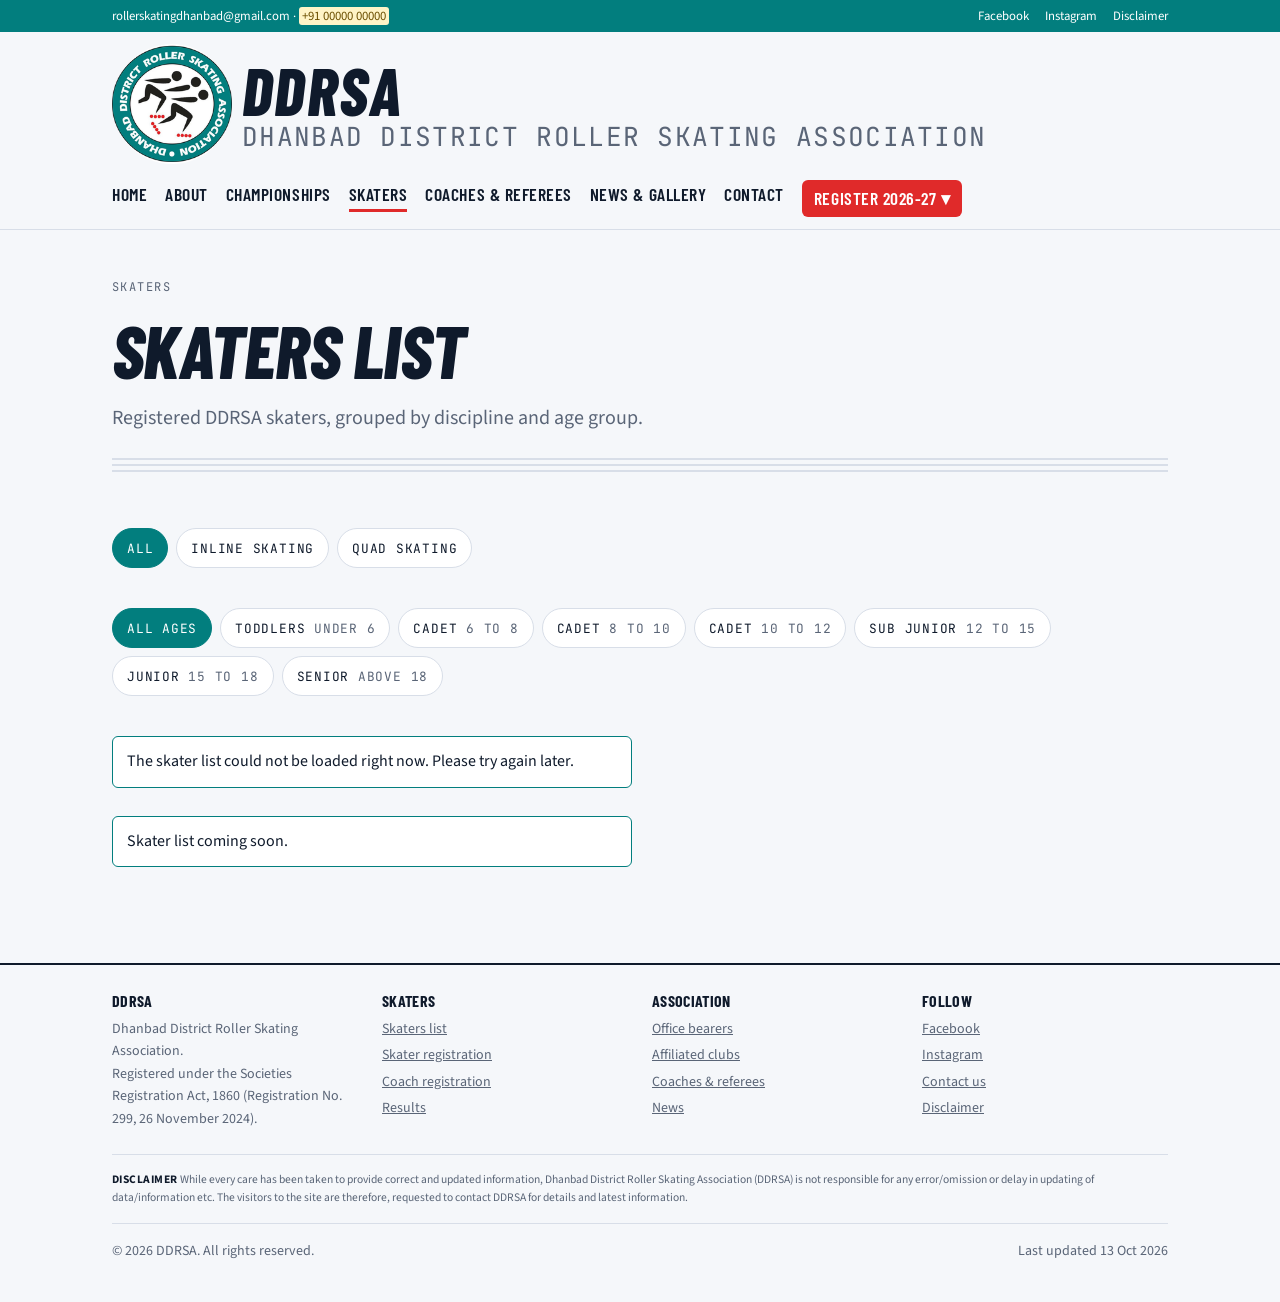
<file: skaters.html>
<!doctype html>
<html lang="en">
<head>
<meta charset="utf-8">
<meta name="viewport" content="width=device-width, initial-scale=1, viewport-fit=cover">
<title>Skaters list · DDRSA</title>
<meta name="description" content="DDRSA, the Dhanbad District Roller Skating Association: skater registration, championships, results, coaches, referees and news.">
<link rel="preconnect" href="https://fonts.googleapis.com">
<link rel="preconnect" href="https://fonts.gstatic.com" crossorigin>
<link rel="stylesheet" href="https://fonts.googleapis.com/css2?family=Barlow+Condensed:ital,wght@0,600;0,700;1,700;1,800&family=JetBrains+Mono:wght@400;500;600&family=Source+Sans+3:wght@400;600&display=swap">
<link rel="stylesheet" href="styles.css">
<link rel="icon" href="img/ddrsa-logo-32.png">
</head>
<body>
<div class="topbar">
  <div class="wrap">
    <span>rollerskatingdhanbad@gmail.com · <span class="ph">+91 00000 00000</span></span>
    <span class="links">
      <a href="https://www.facebook.com/profile.php?id=61550527074997" target="_blank" rel="noopener">Facebook</a>
      <a href="https://www.instagram.com/dhanbadrollerskating?srtk=cjQyNWw2cHpjNnZt" target="_blank" rel="noopener">Instagram</a>
      <a href="#disclaimer">Disclaimer</a>
    </span>
  </div>
</div>
<header class="site-head">
  <div class="wrap">
    <a class="brand" href="index.html">
      <img class="brand-mark" src="img/ddrsa-logo-192.png" alt="DDRSA logo" width="56" height="56">
      <span class="brand-name">DDRSA<span class="brand-sub">Dhanbad District Roller Skating Association</span></span>
    </a>
    <nav aria-label="Main">
      <ul class="nav">
      <li class="mini"><a class="mini-brand" href="index.html"><img src="img/ddrsa-logo-96.png" alt="DDRSA home" width="40" height="40"><span class="mini-text">DDRSA<small>Dhanbad District Roller Skating Association</small></span></a></li>
      <li><a href="index.html">Home</a></li>
      <li><a href="about.html">About</a></li>
      <li><a href="championships.html">Championships</a></li>
      <li><a href="skaters.html" aria-current="page">Skaters</a></li>
      <li><a href="officials.html">Coaches &amp; Referees</a></li>
      <li><a href="news.html">News &amp; Gallery</a></li>
      <li><a href="contact.html">Contact</a></li>
      <li class="cta has-sub">
        <button type="button" class="sub-toggle" aria-expanded="false" aria-controls="reg-menu">Register 2026-27 <span aria-hidden="true">▾</span></button>
        <ul class="sub" id="reg-menu" hidden>
          <li><a href="registration.html#skater">Skater registration</a></li>
          <li><a href="registration.html#coach">Coach registration</a></li>
        </ul>
      </li>
      </ul>
    </nav>
  </div>
</header>
<main>
<div class="wrap">
  <section class="page-head">
    <p class="eyebrow">Skaters</p>
    <h1>Skaters list</h1>
    <p class="lede">Registered DDRSA skaters, grouped by discipline and age group.</p>
  </section>
  <div class="lanes" aria-hidden="true"></div>

  <section class="section" id="skater-list">
    <div class="filters" role="group" aria-label="Discipline">
      <button type="button" class="chip" data-filter="disc" data-value="all" aria-pressed="true">All</button>
      <button type="button" class="chip" data-filter="disc" data-value="inline" aria-pressed="false">Inline Skating</button>
      <button type="button" class="chip" data-filter="disc" data-value="quad" aria-pressed="false">Quad Skating</button>
    </div>
    <div class="filters" role="group" aria-label="Age group">
      <button type="button" class="chip" data-filter="age" data-value="all" aria-pressed="true">All ages</button>
      <button type="button" class="chip" data-filter="age" data-value="toddlers" aria-pressed="false">Toddlers <small>under 6</small></button>
      <button type="button" class="chip" data-filter="age" data-value="cadet-6-8" aria-pressed="false">Cadet <small>6 to 8</small></button>
      <button type="button" class="chip" data-filter="age" data-value="cadet-8-10" aria-pressed="false">Cadet <small>8 to 10</small></button>
      <button type="button" class="chip" data-filter="age" data-value="cadet-10-12" aria-pressed="false">Cadet <small>10 to 12</small></button>
      <button type="button" class="chip" data-filter="age" data-value="sub-junior" aria-pressed="false">Sub Junior <small>12 to 15</small></button>
      <button type="button" class="chip" data-filter="age" data-value="junior" aria-pressed="false">Junior <small>15 to 18</small></button>
      <button type="button" class="chip" data-filter="age" data-value="senior" aria-pressed="false">Senior <small>above 18</small></button>
    </div>
    <p class="notice" id="skater-loading" hidden>Loading the skater list...</p>
    <p class="notice" id="skater-error" hidden>The skater list could not be loaded right now. Please try again later.</p>
    <p class="notice" id="skater-empty" hidden>Skater list coming soon.</p>
    <p class="notice" id="skater-none" hidden>No skaters in this group yet.</p>
    <div class="table-wrap" id="skater-table-wrap" hidden><table>
      <thead><tr><th>Name</th><th>Discipline</th><th>Age group</th><th>Club</th></tr></thead>
      <tbody id="skater-rows"></tbody></table></div>
  </section>
  <dialog class="profile" id="skater-profile" aria-label="Skater profile">
    <button type="button" class="profile-close" id="profile-close" aria-label="Close">&times;</button>
    <div class="profile-body" id="profile-body"></div>
  </dialog>
</div>
</main>
<footer class="site-foot">
  <div class="wrap">
    <div class="foot-cols">
      <div><h3>DDRSA</h3><p>Dhanbad District Roller Skating Association.</p><p>Registered under the Societies Registration Act, 1860 (Registration No. 299, 26 November 2024).</p></div>
      <div><h3>Skaters</h3><ul>
        <li><a href="skaters.html">Skaters list</a></li>
        <li><a href="registration.html#skater">Skater registration</a></li>
        <li><a href="registration.html#coach">Coach registration</a></li>
        <li><a href="championships.html#results">Results</a></li>
        </ul></div>
      <div><h3>Association</h3><ul>
        <li><a href="about.html#bearers">Office bearers</a></li>
        <li><a href="about.html#clubs">Affiliated clubs</a></li>
        <li><a href="officials.html">Coaches &amp; referees</a></li>
        <li><a href="news.html">News</a></li></ul></div>
      <div><h3>Follow</h3><ul>
        <li><a href="https://www.facebook.com/profile.php?id=61550527074997" target="_blank" rel="noopener">Facebook</a></li>
        <li><a href="https://www.instagram.com/dhanbadrollerskating?srtk=cjQyNWw2cHpjNnZt" target="_blank" rel="noopener">Instagram</a></li>
        <li><a href="contact.html">Contact us</a></li>
        <li><a href="#disclaimer">Disclaimer</a></li></ul></div>
    </div>
    <p class="foot-disclaimer" id="disclaimer"><strong>Disclaimer</strong> While every care has been taken to provide correct and updated information, Dhanbad District Roller Skating Association (DDRSA) is not responsible for any error/omission or delay in updating of data/information etc. The visitors to the site are therefore, requested to contact DDRSA for details and latest information.</p>
    <div class="foot-bottom"><span>© 2026 DDRSA. All rights reserved.</span><span>Last updated 13 Oct 2026</span></div>
  </div>
</footer>
<script src="site-config.js"></script>
<script>
// Skaters come from the Google Sheet (see setup/skater-sheet-setup.md). Without a sheet, add lines here:
// { name: "Full name", discipline: "inline" or "quad", group: one of the age group keys below, club: "Club name" }
var SKATERS = [
];
var AGE_GROUPS = {
  "toddlers": "Toddlers, under 6",
  "cadet-6-8": "Cadet, 6 to 8",
  "cadet-8-10": "Cadet, 8 to 10",
  "cadet-10-12": "Cadet, 10 to 12",
  "sub-junior": "Sub Junior, 12 to 15",
  "junior": "Junior, 15 to 18",
  "senior": "Senior, above 18"
};
var DISCIPLINES = { inline: "Inline Skating", quad: "Quad Skating" };
(function () {
  var state = { disc: "all", age: "all" };
  var rows = document.getElementById("skater-rows"), wrap = document.getElementById("skater-table-wrap");
  var empty = document.getElementById("skater-empty"), none = document.getElementById("skater-none");
  function cell(text) { var td = document.createElement("td"); td.textContent = text; return td; }
  var dlg = document.getElementById("skater-profile"), body = document.getElementById("profile-body");
  function el(tag, cls, text) { var e = document.createElement(tag); if (cls) e.className = cls; if (text) e.textContent = text; return e; }
  function openProfile(s) {
    var p = s.profile || {};
    body.textContent = "";
    var pic = el("div", "profile-pic");
    var photo = s.photo || p.photo;
    if (photo) {
      var img = document.createElement("img");
      img.src = photo; img.alt = "Photo of " + s.name; img.referrerPolicy = "no-referrer";
      img.addEventListener("error", function () { pic.textContent = ""; pic.classList.add("empty"); pic.appendChild(el("span", "", "No photo")); });
      pic.appendChild(img);
    } else { pic.classList.add("empty"); pic.appendChild(el("span", "", "No photo")); }
    body.appendChild(pic);
    body.appendChild(el("h2", "", s.name));
    var dl = el("dl", "profile-facts");
    [["Skater ID", s.id], ["Discipline", DISCIPLINES[s.discipline]], ["Age group", AGE_GROUPS[s.group]], ["Club", s.club]].forEach(function (f) {
      if (!f[1]) return; dl.appendChild(el("dt", "", f[0])); dl.appendChild(el("dd", "", f[1]));
    });
    body.appendChild(dl);
    if (p.titles) { body.appendChild(el("h3", "", "Titles and achievements")); body.appendChild(el("p", "profile-titles", p.titles)); }
    var links = el("p", "profile-links");
    [["Instagram", p.instagram], ["Facebook", p.facebook]].forEach(function (l) {
      if (!l[1] || !/^https:\/\//i.test(l[1])) return;
      var a = el("a", "", l[0]); a.href = l[1]; a.target = "_blank"; a.rel = "noopener"; links.appendChild(a);
    });
    if (links.childNodes.length) body.appendChild(links);
    if (dlg.showModal) dlg.showModal(); else dlg.setAttribute("open", "");
  }
  document.getElementById("profile-close").addEventListener("click", function () { dlg.close(); });
  dlg.addEventListener("click", function (e) { if (e.target === dlg) dlg.close(); });
  function render() {
    rows.textContent = "";
    var list = SKATERS.filter(function (s) {
      return (state.disc === "all" || s.discipline === state.disc) && (state.age === "all" || s.group === state.age);
    });
    empty.hidden = SKATERS.length > 0;
    none.hidden = !SKATERS.length || list.length > 0;
    wrap.hidden = !list.length;
    list.forEach(function (s) {
      var tr = document.createElement("tr");
      var nameTd = document.createElement("td"), nameBtn = document.createElement("button");
      nameBtn.type = "button"; nameBtn.className = "name-link"; nameBtn.textContent = s.name;
      nameBtn.addEventListener("click", function () { openProfile(s); });
      if (s.photo) { var th = document.createElement("img"); th.src = s.photo; th.alt = ""; th.className = "name-thumb"; th.referrerPolicy = "no-referrer"; th.addEventListener("error", function () { th.remove(); }); nameTd.appendChild(th); }
      nameTd.appendChild(nameBtn); tr.appendChild(nameTd);
      tr.appendChild(cell(DISCIPLINES[s.discipline] || ""));
      tr.appendChild(cell(AGE_GROUPS[s.group] || ""));
      tr.appendChild(cell(s.club || ""));
      rows.appendChild(tr);
    });
  }
  document.querySelectorAll(".chip").forEach(function (b) {
    b.addEventListener("click", function () {
      state[b.getAttribute("data-filter")] = b.getAttribute("data-value");
      document.querySelectorAll('.chip[data-filter="' + b.getAttribute("data-filter") + '"]').forEach(function (o) {
        o.setAttribute("aria-pressed", o === b ? "true" : "false");
      });
      render();
    });
  });
  function load() {
    if (!window.DDRSA_API) { render(); return; }
    var loading = document.getElementById("skater-loading"), error = document.getElementById("skater-error");
    loading.hidden = false;
    fetch(window.DDRSA_API)
      .then(function (r) { return r.json(); })
      .then(function (d) { SKATERS = (d.skaters || []).filter(function (s) { return s.name; }); })
      .catch(function () { error.hidden = false; })
      .then(function () { loading.hidden = true; render(); });
  }
  load();
})();
</script>
<script src="site.js"></script>
</body>
</html>
</file>
<file: styles.css>
/* Layout concept: a 200 m skating track. Lane lines run under section heads,
   lap-time numbers set in mono, slanted condensed display type for speed. */
:root {
  --ink: #0f1a2b;          /* track asphalt navy */
  --paper: #f5f7fa;        /* rink-white, cool */
  --surface: #ffffff;
  --muted: #5a6577;
  --line: #d8dee8;
  --lane: #027e7e;         /* logo teal */
  --signal: #e02a2a;       /* logo wheel red */
  --on-lane: #ffffff;
  --ph-bg: #fff4c7;
  --ph-fg: #6b4e00;

  --f-display: "Barlow Condensed", "Arial Narrow", "Helvetica Neue", Arial, sans-serif;
  --f-body: "Source Sans 3", "Segoe UI", system-ui, -apple-system, sans-serif;
  --f-mono: "JetBrains Mono", ui-monospace, "SFMono-Regular", Menlo, monospace;

  --s-1: 0.875rem; --s0: 1rem; --s1: 1.25rem; --s2: 1.6rem; --s3: 2.2rem; --s4: clamp(2.6rem, 7vw, 4.6rem);
  --radius: 6px;
  --max: 1120px;
  color-scheme: light;
}

* { box-sizing: border-box; }
html { scroll-behavior: smooth; }
@media (prefers-reduced-motion: reduce) { html { scroll-behavior: auto; } * { animation: none !important; transition: none !important; } }
body {
  margin: 0; background: var(--paper); color: var(--ink);
  font-family: var(--f-body); font-size: var(--s0); line-height: 1.6;
}
img { max-width: 100%; display: block; }
a { color: var(--lane); }
a:focus-visible, button:focus-visible, input:focus-visible, select:focus-visible, textarea:focus-visible {
  outline: 3px solid var(--signal); outline-offset: 2px;
}
h1, h2, h3 { font-family: var(--f-display); line-height: 1.05; text-wrap: balance; margin: 0; }
h1 { font-size: var(--s4); font-weight: 800; font-style: italic; text-transform: uppercase; letter-spacing: -0.01em; }
h2 { font-size: var(--s3); font-weight: 700; font-style: italic; text-transform: uppercase; }
h3 { font-size: var(--s1); font-weight: 700; text-transform: uppercase; letter-spacing: 0.02em; }
p { margin: 0; max-width: 65ch; }
.mono { font-family: var(--f-mono); font-variant-numeric: tabular-nums; }
.eyebrow { font-family: var(--f-mono); font-size: 0.75rem; letter-spacing: 0.12em; text-transform: uppercase; color: var(--muted); }

/* Placeholder text the association still needs to fill in */
.ph { background: var(--ph-bg); color: var(--ph-fg); padding: 0 0.25em; border-radius: 3px; }

.wrap { max-width: var(--max); margin: 0 auto; padding-inline: 16px; }
@media (min-width: 700px) { .wrap { padding-inline: 32px; } }

/* Header */
.site-head { position: sticky; top: 0; z-index: 10; background: var(--paper); border-bottom: 1px solid var(--line); }
.site-head .wrap { display: flex; align-items: center; justify-content: space-between; gap: 16px; flex-wrap: wrap; padding-block: 12px; }
.brand { display: flex; align-items: center; gap: 10px; color: var(--ink); text-decoration: none; }
.brand-mark { width: 120px; height: 120px; flex: none; }
.foot-logo { width: 72px; height: 72px; }
.brand-name { font-family: var(--f-display); font-weight: 800; font-style: italic; font-size: 4.1rem; letter-spacing: 0.02em; line-height: 1; }
.brand-sub { display: block; font-family: var(--f-mono); font-size: 1.64rem; letter-spacing: 0.05em; line-height: 1.15; text-transform: uppercase; color: var(--muted); font-style: normal; font-weight: 400; }
.nav { display: flex; flex-wrap: wrap; gap: 4px 18px; list-style: none; margin: 0; padding: 0; }
.nav a { color: var(--ink); text-decoration: none; font-family: var(--f-display); font-weight: 600; font-size: 1.1rem; text-transform: uppercase; letter-spacing: 0.03em; padding-block: 4px; border-bottom: 3px solid transparent; }
.nav a:hover { border-bottom-color: var(--line); }
.nav a[aria-current="page"] { border-bottom-color: var(--signal); }

/* Lane line divider: the 4 lane markings of a track */
.lanes { height: 14px; background:
  linear-gradient(var(--line), var(--line)) 0 0 / 100% 2px no-repeat,
  linear-gradient(var(--line), var(--line)) 0 6px / 100% 2px no-repeat,
  linear-gradient(var(--line), var(--line)) 0 12px / 100% 2px no-repeat; }

/* Hero */
.hero { padding-block: 56px 40px; display: grid; gap: 32px; }
@media (min-width: 900px) { .hero { grid-template-columns: 1.15fr 1fr; align-items: center; padding-block: 80px 56px; } }
.hero-copy { display: grid; gap: 20px; min-width: 0; }
.hero h1 span { color: var(--lane); }
.lede { font-size: var(--s1); color: var(--muted); }
.track-art { width: 100%; max-width: 100%; height: auto; }
.track-art .oval { fill: none; stroke: var(--line); stroke-width: 2; }
.track-art .oval-strong { fill: none; stroke: var(--lane); stroke-width: 6; stroke-linecap: round; stroke-dasharray: 260 1200; animation: lap 6s linear infinite; }
.track-art .finish { stroke: var(--signal); stroke-width: 6; }
.track-art text { fill: var(--muted); font-family: var(--f-mono); font-size: 13px; }
@keyframes lap { to { stroke-dashoffset: -1460; } }

.actions { display: flex; flex-wrap: wrap; gap: 12px; }
.btn { display: inline-block; font-family: var(--f-display); font-weight: 700; font-size: 1.15rem; text-transform: uppercase; letter-spacing: 0.04em; text-decoration: none; padding: 10px 22px; border-radius: var(--radius); border: 2px solid var(--lane); cursor: pointer; }
.btn-primary { background: var(--lane); color: var(--on-lane); }
.btn-ghost { background: transparent; color: var(--lane); }
.btn:hover { filter: brightness(1.08); }

/* Sections */
.section { padding-block: 56px; display: grid; gap: 28px; }
.section-head { display: grid; gap: 8px; }
.page-head { padding-block: 48px 24px; display: grid; gap: 14px; }

.grid { display: grid; gap: 20px; grid-template-columns: repeat(auto-fit, minmax(min(100%, 260px), 1fr)); }
.card { background: var(--surface); border: 1px solid var(--line); border-radius: var(--radius); padding: 22px; display: grid; gap: 10px; align-content: start; min-width: 0; }
.card .eyebrow { color: var(--lane); }

/* Stat strip, like a results board */
.board { display: grid; grid-template-columns: repeat(auto-fit, minmax(min(100%, 180px), 1fr)); border-top: 2px solid var(--ink); border-bottom: 2px solid var(--ink); }
.board div { padding: 18px 12px; display: grid; gap: 2px; }
.board div + div { border-left: 1px solid var(--line); }
@media (max-width: 560px) { .board div + div { border-left: 0; border-top: 1px solid var(--line); } }
.board .num { font-family: var(--f-mono); font-size: var(--s2); font-weight: 600; font-variant-numeric: tabular-nums; }

/* Events list */
.events { display: grid; gap: 0; border-top: 1px solid var(--line); }
.event { display: grid; gap: 6px 24px; padding-block: 20px; border-bottom: 1px solid var(--line); grid-template-columns: 1fr; }
@media (min-width: 720px) { .event { grid-template-columns: 140px 1fr auto; align-items: baseline; } }
.event .date { font-family: var(--f-mono); font-variant-numeric: tabular-nums; color: var(--lane); font-weight: 600; }
.event h3 { font-size: var(--s1); }
.event p { color: var(--muted); }
.tag { display: inline-block; font-family: var(--f-mono); font-size: 0.72rem; letter-spacing: 0.08em; text-transform: uppercase; border: 1px solid var(--line); border-radius: 999px; padding: 2px 10px; color: var(--muted); white-space: nowrap; }
.tag.open { border-color: var(--lane); color: var(--lane); }

/* Table */
.table-wrap { overflow-x: auto; border: 1px solid var(--line); border-radius: var(--radius); background: var(--surface); }
table { border-collapse: collapse; width: 100%; min-width: 520px; }
th, td { text-align: left; padding: 12px 16px; border-bottom: 1px solid var(--line); }
th { font-family: var(--f-mono); font-size: 0.75rem; letter-spacing: 0.08em; text-transform: uppercase; color: var(--muted); font-weight: 500; }
td.mono { white-space: nowrap; }
tr:last-child td { border-bottom: 0; }

/* Split layout */
.split { display: grid; gap: 32px; }
@media (min-width: 860px) { .split { grid-template-columns: 1fr 1fr; } }
.split > * { min-width: 0; }
.stack { display: grid; gap: 14px; align-content: start; }
.checks { list-style: none; padding: 0; margin: 0; display: grid; gap: 10px; }
.checks li { padding-left: 28px; position: relative; }
.checks li::before { content: ""; position: absolute; left: 0; top: 0.55em; width: 16px; height: 4px; background: var(--signal); transform: skewX(-20deg); }

/* Callout band */
.band { background: var(--lane); color: var(--on-lane); border-radius: var(--radius); padding: 32px 24px; display: grid; gap: 16px; }
.band h2 { color: var(--on-lane); }
.band p { opacity: 0.92; }
.band .btn { background: var(--on-lane); color: var(--lane); border-color: var(--on-lane); justify-self: start; }

/* Form */
form { display: grid; gap: 16px; }
.field { display: grid; gap: 6px; }
label { font-weight: 600; }
input, select, textarea { font: inherit; color: var(--ink); background: var(--surface); border: 1px solid var(--line); border-radius: var(--radius); padding: 10px 12px; width: 100%; }
textarea { min-height: 130px; resize: vertical; }
.form-note { font-size: var(--s-1); color: var(--muted); }
.notice { padding: 12px 14px; border-radius: var(--radius); background: var(--surface); border: 1px solid var(--lane); }

dl.contact { display: grid; grid-template-columns: auto 1fr; gap: 10px 20px; margin: 0; }
dl.contact dt { font-family: var(--f-mono); font-size: 0.75rem; letter-spacing: 0.08em; text-transform: uppercase; color: var(--muted); padding-top: 3px; }
dl.contact dd { margin: 0; min-width: 0; overflow-wrap: anywhere; }

/* Footer */
.site-foot { margin-top: 40px; border-top: 2px solid var(--ink); padding-block: 28px 40px; }
.site-foot .wrap { display: flex; flex-wrap: wrap; gap: 16px 32px; justify-content: space-between; color: var(--muted); font-size: var(--s-1); }
.site-foot a { color: var(--muted); }

/* ---- Federation-style additions ---- */
.topbar { background: var(--lane); color: #fff; font-size: 0.8rem; }
.topbar .wrap { display: flex; flex-wrap: wrap; justify-content: space-between; gap: 6px 20px; padding-block: 6px; }
.topbar a { color: #fff; text-decoration: none; }
.topbar a:hover { text-decoration: underline; }
.topbar .links { display: flex; flex-wrap: wrap; gap: 4px 16px; }
.topbar .login { color: #fff; font-weight: 700; background: var(--signal); padding: 0 8px; border-radius: 3px; }

.nav .cta a { background: var(--signal); color: #fff; padding: 4px 12px; border-radius: var(--radius); border-bottom: 0; }

/* Hero slider */
.slider { position: relative; margin-top: 24px; border-radius: var(--radius); overflow: hidden; background: linear-gradient(120deg, #e2f3f2 0%, #ffffff 60%, #fdecec 100%); color: var(--ink); border: 1px solid var(--line); }
.slide { display: grid; gap: 18px; padding: 40px 24px 72px; min-height: 320px; align-content: center; }
@media (min-width: 900px) { .slide { grid-template-columns: 1fr 1.1fr; align-items: center; padding: 40px 48px 72px; } }
.slide > * { min-width: 0; }
.slide h1, .slide h2 { color: var(--ink); font-size: clamp(1.82rem, 4.9vw, 3.22rem); }
.slide h1 span, .slide h2 span { color: var(--lane); }
.slide p { color: var(--muted); font-size: var(--s1); }
.slide .eyebrow { color: var(--lane); }




.slider-ctrl { position: absolute; left: 24px; right: 24px; bottom: 20px; display: flex; gap: 10px; align-items: center; }
@media (min-width: 900px) { .slider-ctrl { left: 48px; } }
.dot { width: 34px; height: 6px; border: 0; border-radius: 3px; background: var(--line); cursor: pointer; padding: 0; }
.dot[aria-current="true"] { background: var(--lane); }
.big-num { font-family: var(--f-mono); font-size: clamp(3rem, 10vw, 6rem); font-weight: 600; color: var(--lane); line-height: 1; }

/* Registration banner */
.reg-banner { display: grid; gap: 16px; padding: 24px; border: 2px solid var(--signal); border-radius: var(--radius); background: var(--surface); }
@media (min-width: 760px) { .reg-banner { grid-template-columns: 1fr auto; align-items: center; } }
.reg-banner > * { min-width: 0; }

.card .btn { justify-self: start; font-size: 1rem; padding: 6px 16px; }
.card .meta { font-family: var(--f-mono); font-size: 0.8rem; color: var(--muted); font-variant-numeric: tabular-nums; }
.card-head { display: flex; justify-content: space-between; gap: 10px; align-items: baseline; flex-wrap: wrap; }

/* Category tiles (like discipline icons) */
.cats { display: grid; gap: 12px; grid-template-columns: repeat(auto-fit, minmax(min(100%, 150px), 1fr)); }
.cat { display: grid; gap: 6px; padding: 18px 14px; border: 1px solid var(--line); border-radius: var(--radius); background: var(--surface); text-decoration: none; color: var(--ink); }
.cat:hover { border-color: var(--lane); }
.cat .ages { font-family: var(--f-mono); color: var(--lane); font-weight: 600; font-variant-numeric: tabular-nums; }
.cat strong { font-family: var(--f-display); font-size: 1.2rem; text-transform: uppercase; }

/* Media tiles (gallery / video placeholders) */
.media { aspect-ratio: 16 / 10; max-width: 100%; border-radius: var(--radius); background:
  repeating-linear-gradient(-20deg, color-mix(in srgb, var(--lane) 18%, var(--surface)) 0 14px, var(--surface) 14px 28px);
  display: grid; place-items: center; border: 1px solid var(--line); color: var(--muted); font-family: var(--f-mono); font-size: 0.75rem; text-transform: uppercase; letter-spacing: 0.08em; position: relative; }
.media.video::after { content: ""; width: 0; height: 0; border-left: 22px solid var(--lane); border-top: 14px solid transparent; border-bottom: 14px solid transparent; position: absolute; }
.media.video span { position: absolute; bottom: 10px; left: 12px; }

.medals { display: grid; grid-template-columns: repeat(3, 1fr); gap: 12px; }
.medal { padding: 16px; border-radius: var(--radius); background: var(--surface); border: 1px solid var(--line); display: grid; gap: 2px; text-align: center; }
.medal .num { font-family: var(--f-mono); font-size: var(--s3); font-weight: 600; }
.medal.gold { border-top: 5px solid #d4a514; } .medal.silver { border-top: 5px solid #9aa3ad; } .medal.bronze { border-top: 5px solid #b0703a; }

/* Sub-nav tabs within a page */
.subnav { display: flex; flex-wrap: wrap; gap: 8px; }
.subnav a { font-family: var(--f-mono); font-size: 0.8rem; text-transform: uppercase; letter-spacing: 0.06em; text-decoration: none; padding: 6px 12px; border: 1px solid var(--line); border-radius: 999px; color: var(--ink); }
.subnav a:hover { border-color: var(--lane); color: var(--lane); }

.form-grid { display: grid; gap: 16px; grid-template-columns: repeat(auto-fit, minmax(min(100%, 240px), 1fr)); }
.result-box { padding: 16px; border-radius: var(--radius); border: 2px dashed var(--lane); background: var(--surface); display: grid; gap: 4px; }
.result-box strong { font-family: var(--f-display); font-size: var(--s2); text-transform: uppercase; color: var(--lane); }

.foot-cols { display: grid; gap: 24px; grid-template-columns: repeat(auto-fit, minmax(min(100%, 200px), 1fr)); width: 100%; }
.foot-cols h3 { color: var(--ink); font-size: 1rem; margin-bottom: 8px; }
.foot-cols ul { list-style: none; padding: 0; margin: 0; display: grid; gap: 4px; }
.foot-bottom { width: 100%; display: flex; flex-wrap: wrap; justify-content: space-between; gap: 8px; border-top: 1px solid var(--line); padding-top: 16px; }
.more[hidden] { display: none !important; }
[hidden] { display: none !important; }
@media (max-width: 760px) { .site-head { position: static; } }

/* Moving news ribbon (home page) */
.ribbon { display: flex; align-items: stretch; background: #fff; border-block: 1px solid var(--line); overflow: hidden; }
.ribbon-label { flex: none; background: var(--signal); color: #fff; font-family: var(--f-display); font-weight: 700; text-transform: uppercase; letter-spacing: 0.04em; padding: 8px 16px; display: flex; align-items: center; }
.ribbon-viewport { flex: 1; min-width: 0; overflow: hidden; display: flex; align-items: center; }
.ribbon-track { display: flex; width: max-content; animation: ribbon 45s linear infinite; }
.ribbon:hover .ribbon-track, .ribbon:focus-within .ribbon-track { animation-play-state: paused; }
.ribbon-track ul { display: flex; list-style: none; margin: 0; padding: 0; min-width: 100vw; justify-content: space-around; }
.ribbon-track li { white-space: nowrap; padding: 8px 28px; position: relative; }
.ribbon-track li::before { content: ""; position: absolute; left: 8px; top: 50%; width: 10px; height: 3px; background: var(--lane); transform: skewX(-20deg); }
.ribbon-track a { color: var(--ink); text-decoration: none; }
.ribbon-track a:hover { color: var(--lane); text-decoration: underline; }
@keyframes ribbon { to { transform: translateX(-50%); } }
@media (prefers-reduced-motion: reduce) { .ribbon-viewport { overflow-x: auto; } .ribbon-track ul[aria-hidden] { display: none; } }
.slide p.eyebrow { font-size: 0.8rem; }

/* Facebook Page Plugin */
.fb-feed { display: grid; gap: 10px; justify-items: start; }
.fb-feed iframe { width: 100%; max-width: 500px; height: 640px; border: 1px solid var(--line); border-radius: var(--radius); background: var(--surface); }

/* Office bearer cards with photo */
.person { grid-template-columns: auto 1fr; align-items: center; gap: 16px; }
.avatar { width: 96px; height: 96px; border-radius: 50%; overflow: hidden; display: grid; place-items: center; background: color-mix(in srgb, var(--lane) 14%, var(--surface)); color: var(--lane); font-family: var(--f-display); font-weight: 700; font-size: 2rem; border: 3px solid var(--lane); }
.avatar img { width: 100%; height: 100%; object-fit: cover; }

/* Skating disciplines (home) */
.section-head.center { justify-items: center; text-align: center; }
.section-head.center .eyebrow { color: var(--signal); font-weight: 600; }
.section-head.center .eyebrow::after { content: ""; display: block; width: 40px; height: 3px; margin: 6px auto 0; background: var(--signal); border-radius: 2px; }
.section-head.center p:not(.eyebrow) { color: var(--muted); }
.disc-grid { display: grid; gap: 16px; grid-template-columns: repeat(auto-fit, minmax(min(100%, 150px), 1fr)); }
.disc-card { background: var(--surface); border: 1px solid var(--line); border-radius: 10px; padding: 24px 16px; display: grid; justify-items: center; gap: 14px; text-align: center; transition: border-color .15s, transform .15s; }
.disc-card:hover { border-color: var(--lane); transform: translateY(-2px); }
.disc-icon { width: 52px; height: 52px; border-radius: 10px; display: grid; place-items: center; color: var(--lane); background: color-mix(in srgb, var(--lane) 10%, var(--surface)); border: 1px solid color-mix(in srgb, var(--lane) 25%, var(--surface)); }
.disc-card h3 { font-size: 1.15rem; }

/* Hero slide: track graphic top-left, headline beneath */
.slide-hero { grid-template-columns: 1fr; justify-items: center; text-align: center; align-content: start; gap: 12px; }
@media (min-width: 900px) { .slide-hero { grid-template-columns: 1fr; align-items: start; } }
.slide-hero .track-art { width: min(100%, 640px); margin: -12px 0 0; }
.slide-hero .track-art text { font-size: 16px; }

/* Register dropdown */
.nav .has-sub { position: relative; }
.nav .cta .sub-toggle { font: inherit; font-family: var(--f-display); font-weight: 600; font-size: 1.1rem; text-transform: uppercase; letter-spacing: 0.03em; cursor: pointer; border: 0; background: var(--signal); color: #fff; padding: 4px 12px; border-radius: var(--radius); }
.nav .cta .sub-toggle:hover { filter: brightness(1.08); }
.nav .sub { position: absolute; left: 0; top: calc(100% + 6px); z-index: 30; min-width: 230px; margin: 0; padding: 6px; list-style: none; background: var(--surface); border: 1px solid var(--line); border-radius: var(--radius); box-shadow: 0 8px 24px rgba(15, 26, 43, 0.15); }
@media (min-width: 761px) { .nav .sub { left: auto; right: 0; } }
.nav .sub[hidden] { display: none; }
.nav .sub a { display: block; padding: 8px 12px; border-bottom: 0; border-radius: 4px; background: transparent; color: var(--ink); }
.nav .sub a:hover { background: color-mix(in srgb, var(--lane) 10%, var(--surface)); color: var(--lane); }
.section.tight { padding-bottom: 0; }
.section.split h3 { margin-bottom: 4px; }
.card-img { width: 100%; height: auto; aspect-ratio: 1 / 1; object-fit: cover; border-radius: var(--radius); }
.slide-photo { width: 100%; max-width: 364px; height: auto; aspect-ratio: 1 / 1; object-fit: cover; border-radius: var(--radius); justify-self: center; }
.card-img.wide, .slide-photo.wide { aspect-ratio: 16 / 9; }
.slide-photo.wide { max-width: 546px; }
.card-img.photo43, .slide-photo.photo43 { aspect-ratio: 4 / 3; }
.slide-photo.photo43 { max-width: 494px; }
.card-img.wide, .slide-photo.wide { object-position: center top; }
.photo-row { display: grid; grid-template-columns: repeat(3, 1fr); gap: 6px; }
.photo-row img { width: 100%; height: auto; aspect-ratio: 1 / 1; object-fit: cover; object-position: center top; border-radius: 8px; }
.slide-row { width: 100%; max-width: 676px; justify-self: center; }
.card-img.photo32 { aspect-ratio: 3 / 2; }

/* Photo albums */
.album { display: grid; gap: 18px; margin-bottom: 32px; padding: 16px; border: 1px solid var(--line); border-radius: var(--radius); background: var(--surface); }
@media (min-width: 800px) { .album { grid-template-columns: minmax(0, 1.1fr) minmax(0, 1fr); align-items: center; } .album-grid { grid-column: 1 / -1; } }
.album-cover { width: 100%; height: auto; aspect-ratio: 3 / 2; object-fit: cover; border-radius: var(--radius); }
.album-body { align-content: center; justify-items: start; }
.album .credit { font-family: var(--f-mono); font-size: 0.8rem; color: var(--muted); }
.album-grid { list-style: none; margin: 0; padding: 0; display: grid; gap: 10px; grid-template-columns: repeat(auto-fill, minmax(min(100%, 200px), 1fr)); }
.album-grid[hidden] { display: none; }
.album-grid img { width: 100%; height: auto; aspect-ratio: 3 / 2; object-fit: cover; border-radius: 8px; display: block; }
.more-albums { margin: 8px 0 12px; }
.lightbox { border: 0; padding: 0; background: transparent; max-width: 100vw; max-height: 100vh; width: 100%; height: 100%; }
.lightbox::backdrop { background: rgba(10, 16, 24, 0.88); }
.lightbox-inner { position: relative; width: 100%; height: 100%; display: grid; grid-template-rows: 1fr auto; place-items: center; padding: 16px; gap: 10px; }
.lightbox img { max-width: 100%; max-height: calc(100vh - 110px); object-fit: contain; border-radius: 6px; }
.lightbox p { color: #fff; margin: 0; text-align: center; font-size: 0.95rem; }
.lightbox button { position: absolute; background: rgba(255,255,255,0.92); color: #0e1a26; border: 0; border-radius: 999px; width: 44px; height: 44px; font-size: 1.4rem; cursor: pointer; }
.lightbox .lb-close { top: 12px; right: 12px; } .lightbox .lb-prev { left: 8px; top: 50%; } .lightbox .lb-next { right: 8px; top: 50%; }

/* Skaters list filters */
.filters { display: flex; flex-wrap: wrap; gap: 8px; margin-bottom: 12px; }
.chip { font-family: var(--f-mono); font-size: 0.8rem; text-transform: uppercase; letter-spacing: 0.06em; padding: 8px 14px; border: 1px solid var(--line); border-radius: 999px; background: var(--surface); color: var(--ink); cursor: pointer; min-height: 40px; }
.chip small { font-size: inherit; color: var(--muted); }
.chip[aria-pressed="true"] { background: var(--lane); border-color: var(--lane); color: #fff; }
.chip[aria-pressed="true"] small { color: #fff; }
.hp { position: absolute; left: -9999px; width: 1px; height: 1px; overflow: hidden; }
.field.wide { grid-column: 1 / -1; }
.field textarea { font: inherit; padding: 10px 12px; border: 1px solid var(--line); border-radius: var(--radius); background: var(--surface); color: var(--ink); width: 100%; box-sizing: border-box; resize: vertical; }
.form-sub { margin: 24px 0 12px; font-size: 1rem; }
.consent { display: grid; gap: 10px; margin: 16px 0; }
.check { display: flex; gap: 10px; align-items: flex-start; font-size: 0.95rem; }
.check input { margin-top: 4px; width: 18px; height: 18px; flex: none; }

.name-link { background: none; border: 0; padding: 0; font: inherit; font-weight: 600; color: var(--lane); text-decoration: underline; cursor: pointer; text-align: left; }
.name-link:hover { color: var(--signal); }
.profile { border: 1px solid var(--line); border-radius: 10px; padding: 0; width: min(92vw, 420px); background: var(--surface); color: var(--ink); }
.profile::backdrop { background: rgba(10, 16, 24, 0.6); }
.profile-close { position: absolute; top: 6px; right: 10px; background: none; border: 0; font-size: 1.8rem; line-height: 1; cursor: pointer; color: var(--muted); }
.profile-body { padding: 24px 20px 20px; }
.profile-pic { width: 160px; height: 200px; margin: 0 auto 14px; border-radius: 8px; overflow: hidden; background: var(--line); display: grid; place-items: center; }
.profile-pic img { width: 100%; height: 100%; object-fit: cover; }
.profile-pic.empty span { color: var(--muted); font-size: 0.9rem; }
.profile-body h2 { margin: 0 0 10px; text-align: center; }
.profile-body h3 { margin: 14px 0 4px; font-size: 1rem; }
.profile-facts { display: grid; grid-template-columns: auto 1fr; gap: 4px 14px; margin: 0; }
.profile-facts dt { color: var(--muted); }
.profile-facts dd { margin: 0; }
.profile-titles { margin: 0; white-space: pre-line; }
.profile-links { display: flex; gap: 16px; margin: 14px 0 0; }
.name-thumb { width: 36px; height: 36px; border-radius: 50%; object-fit: cover; vertical-align: middle; margin-right: 10px; background: var(--line); }
td:has(> .name-link) { white-space: nowrap; }
@media (max-width: 560px) { .brand-mark { width: 64px; height: 64px; } }

/* Home: scrolling "Latest from DDRSA" panel. On very wide screens it sits in the empty space right of the
   banner (the banner is unchanged); on smaller screens it sits below the banner. */
.hero-grid { position: relative; padding-top: 24px; }
.hero-grid .slider { margin-top: 0; }
.updates { margin-top: 20px; background: #fff; border: 1px solid var(--line); border-radius: var(--radius); display: flex; flex-direction: column; overflow: hidden; }
.updates-title { margin: 0; padding: 12px 16px; font-size: 1.05rem; background: var(--signal); color: #fff; }
.updates-view { position: relative; height: 240px; overflow: hidden; }
.updates-track { animation: updates-up 40s linear infinite; }
.updates:hover .updates-track, .updates:focus-within .updates-track { animation-play-state: paused; }
.updates ul { list-style: none; margin: 0; padding: 0; }
.updates li { border-bottom: 1px solid var(--line); }
.updates a { display: block; padding: 12px 16px; text-decoration: none; color: var(--ink); }
.updates a:hover strong { color: var(--lane); text-decoration: underline; }
.updates a span { display: block; font-family: var(--f-mono); font-size: 0.72rem; text-transform: uppercase; letter-spacing: 0.06em; color: var(--muted); margin-bottom: 2px; }
.updates a strong { font-weight: 600; line-height: 1.3; }
@keyframes updates-up { from { transform: translateY(0); } to { transform: translateY(-50%); } }
@media (min-width: 1760px) {
  .updates { position: absolute; left: calc(100% + 24px); top: 24px; bottom: 0; width: 320px; margin-top: 0; }
  .updates-view { flex: 1; height: auto; min-height: 0; }
  .updates-track { position: absolute; left: 0; right: 0; top: 0; }
}
@media (prefers-reduced-motion: reduce) {
  .updates-track { animation: none; }
  .updates-view { overflow-y: auto; }
  .updates ul[aria-hidden] { display: none; }
}
.card[id] { scroll-margin-top: 24px; }
html { scroll-padding-top: 16px; }
@media (max-width: 900px) { .brand-name { font-size: 3rem; } .brand-sub { font-size: 1.1rem; } .brand-mark { width: 96px; height: 96px; } }
@media (max-width: 560px) { .brand-mark { width: 64px; height: 64px; } .brand-name { font-size: 2.2rem; } .brand-sub { font-size: 0.8rem; letter-spacing: 0.03em; } }

/* Sticky header: the large brand row scrolls away; the menu bar stays, with a compact brand block */
.nav .mini { display: none; }
.mini-brand { display: flex; align-items: center; gap: 10px; border-bottom: 0 !important; }
.mini-brand img { width: 40px; height: 40px; }
.mini-text { display: none; font-family: var(--f-display); font-style: italic; font-weight: 800; font-size: 1.6rem; line-height: 1; text-transform: uppercase; letter-spacing: 0.02em; }
.mini-text small { display: none; font-family: var(--f-mono); font-style: normal; font-weight: 400; font-size: 0.62rem; letter-spacing: 0.08em; color: var(--muted); margin-top: 3px; }
@media (min-width: 1000px) {
  .site-head.is-stuck .nav .mini { display: block; margin-right: auto; }
  .site-head.is-stuck .nav { flex-wrap: nowrap; align-items: center; gap: 4px 12px; }
  .site-head.is-stuck .nav a, .site-head.is-stuck .nav .sub-toggle { font-size: 1rem; }
}
@media (min-width: 1100px) { .site-head.is-stuck .mini-text { display: block; } }
@media (min-width: 1400px) {
  .site-head.is-stuck .wrap { max-width: none; padding-inline: 32px; }
  .site-head.is-stuck .mini-text small { display: block; }
  .site-head.is-stuck .nav { gap: 4px 18px; }
  .site-head.is-stuck .nav a, .site-head.is-stuck .nav .sub-toggle { font-size: 1.1rem; }
}
@media (min-width: 761px) { html { scroll-padding-top: 80px; } }
.foot-disclaimer { flex-basis: 100%; width: 100%; max-width: none; margin: 8px 0 0; padding-top: 16px; border-top: 1px solid var(--line); font-size: 0.72rem; line-height: 1.55; color: var(--muted); }
.foot-disclaimer strong { color: var(--ink); text-transform: uppercase; letter-spacing: 0.04em; }

/* The Latest ticker (home page) stays fixed directly under the slim header bar */
@media (min-width: 761px) {
  .ribbon { position: sticky; top: var(--head-h, 0px); z-index: 9; }
  html:has(.ribbon) { scroll-padding-top: 128px; }
}
</file>
